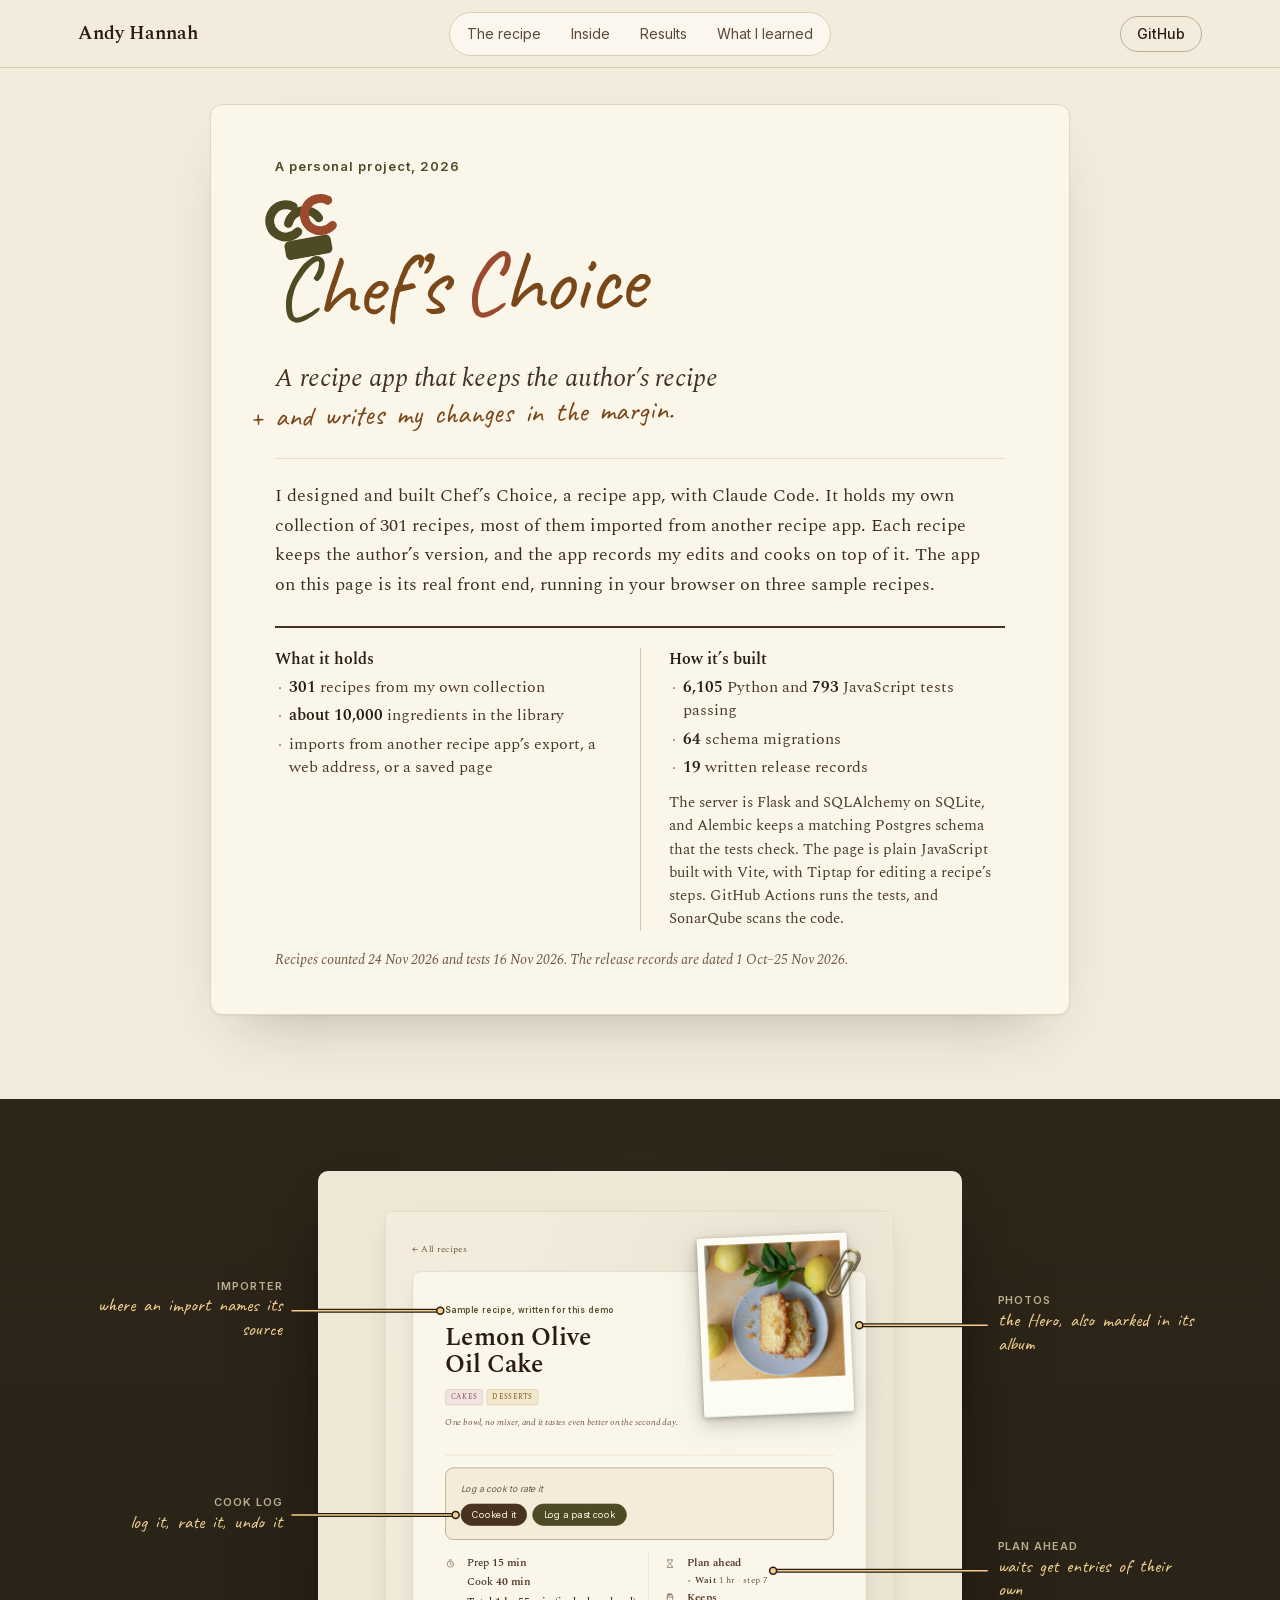
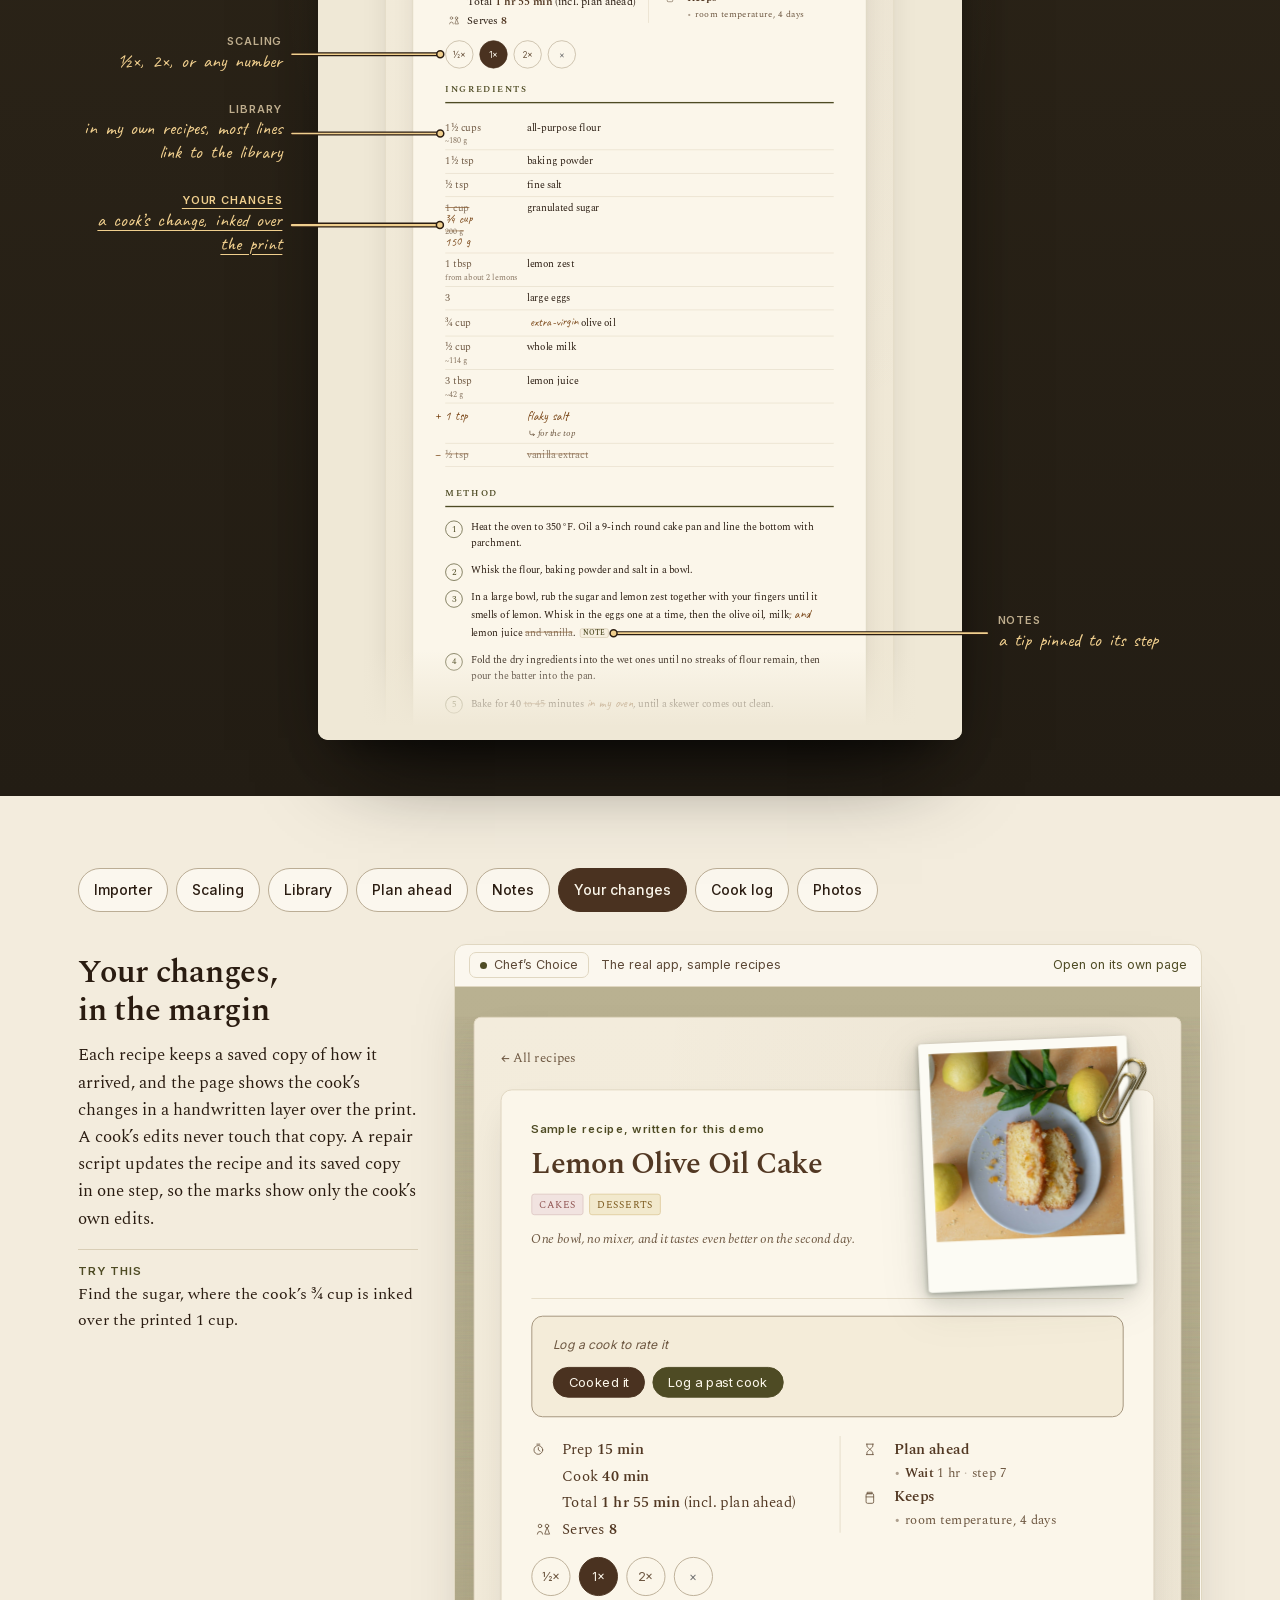
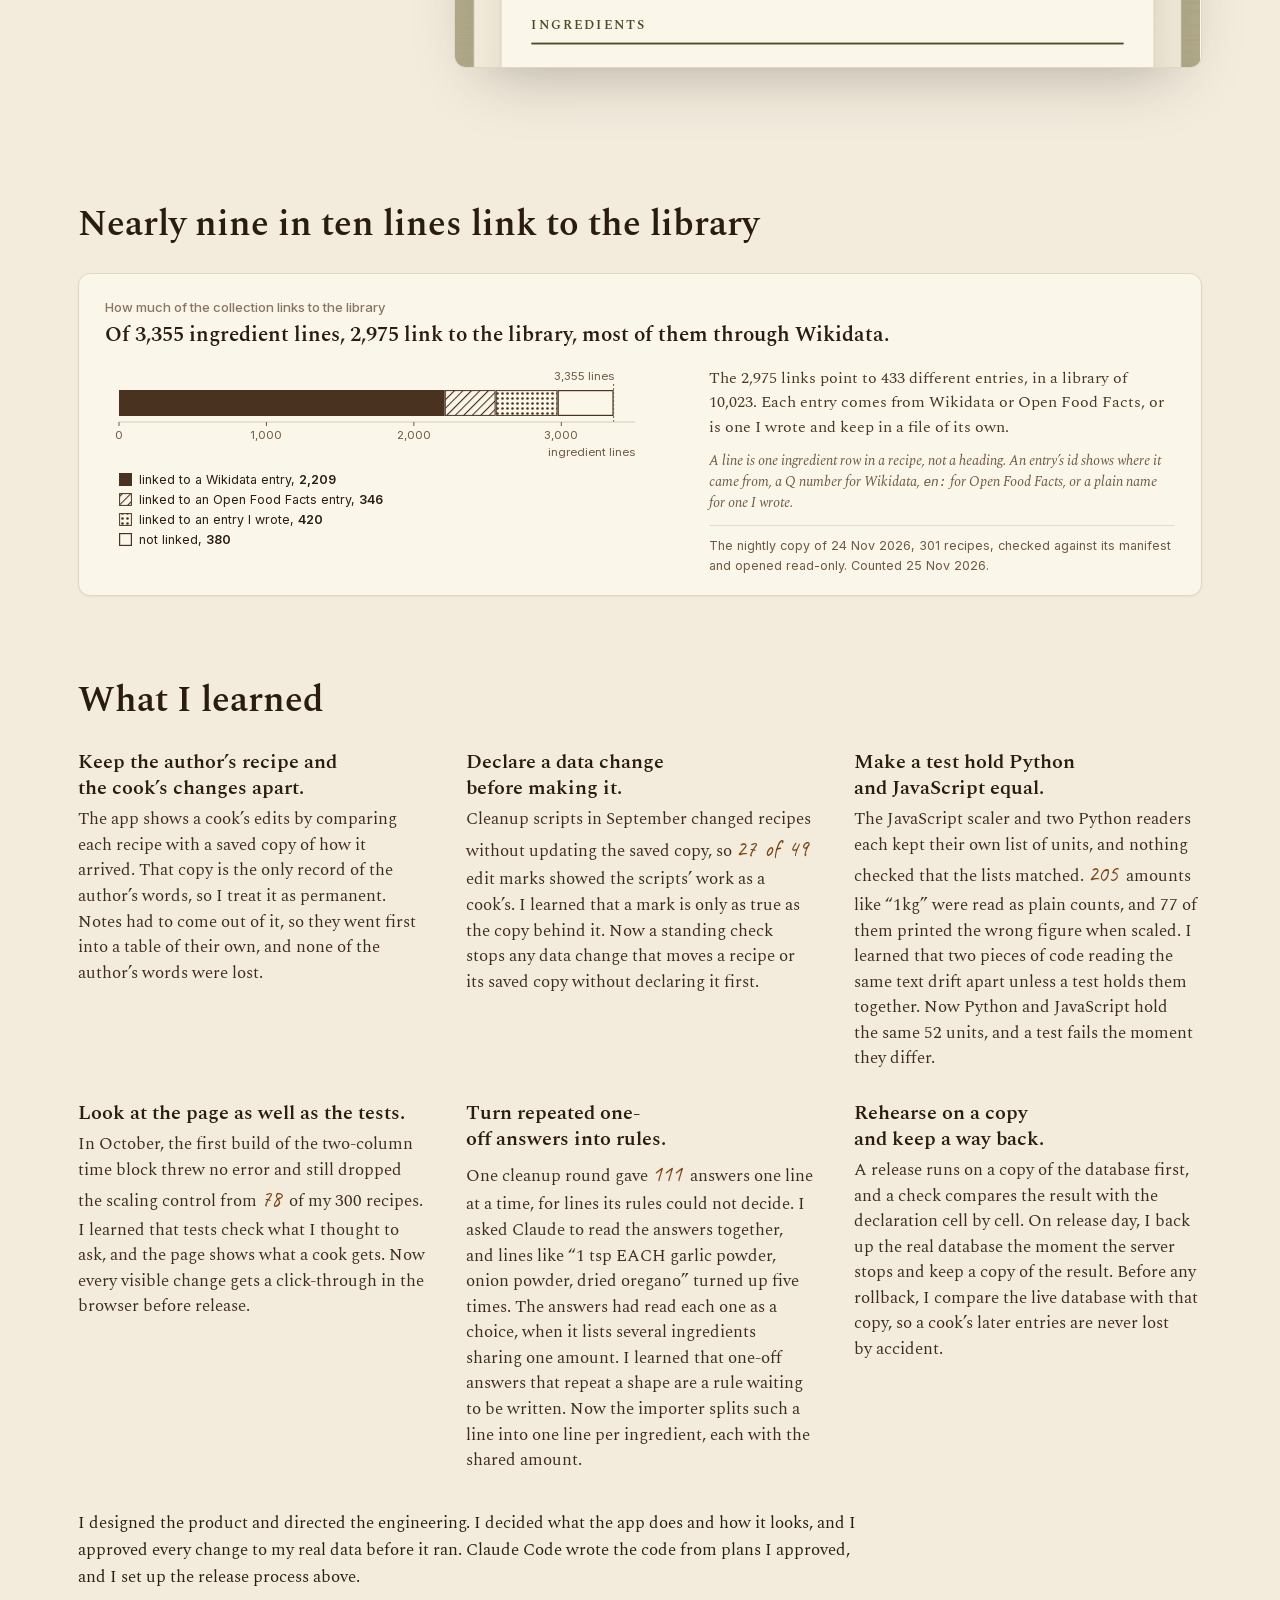
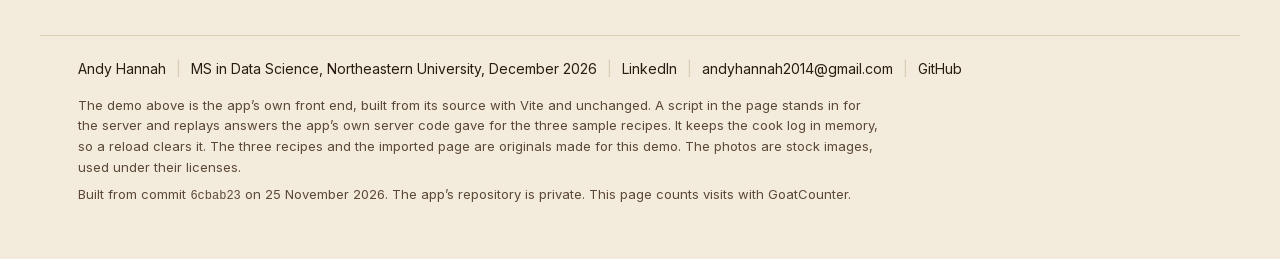
<file: index.html>
<!DOCTYPE html>
<html lang="en">
<head>
<meta charset="UTF-8">
<meta name="viewport" content="width=device-width, initial-scale=1.0">
<title>Chef's Choice</title>
<meta name="description" content="Chef's Choice, a recipe app by Andy Hannah, running on three sample recipes, and what building it taught me.">
<!-- The link preview, which sites that show one read. The image is preview.png at the site's
     root, 1200 x 627. -->
<meta property="og:title" content="Chef's Choice | Live demo">
<meta property="og:description" content="I designed and built this recipe app with Claude Code. It keeps the author's recipe and writes my changes in the margin. Try the live demo.">
<meta property="og:image" content="https://abh5227.github.io/chefs-choice/preview.png">
<meta property="og:image:width" content="1200">
<meta property="og:image:height" content="627">
<meta property="og:image:alt" content="The Chef's Choice logo">
<meta property="og:url" content="https://abh5227.github.io/chefs-choice/">
<meta property="og:type" content="website">
<meta name="twitter:card" content="summary_large_image">
<meta name="twitter:title" content="Chef's Choice | Live demo">
<meta name="twitter:description" content="I designed and built this recipe app with Claude Code. It keeps the author's recipe and writes my changes in the margin. Try the live demo.">
<meta name="twitter:image" content="https://abh5227.github.io/chefs-choice/preview.png">
<meta name="twitter:image:alt" content="The Chef's Choice logo">
<link rel="stylesheet" href="demo/assets/index-CjjXLewe.css">
<link rel="stylesheet" href="demo/fences.css">
<link rel="stylesheet" href="case-study.css">
<link rel="canonical" href="https://abh5227.github.io/chefs-choice/">
<!-- Visit counts, by GoatCounter. The canonical link makes every visit one page, whatever its
     query says. The referrer is the ?ref= value when the address carries one, and the page the
     visitor came from otherwise. GoatCounter skips local addresses and frames, so neither a
     preview nor the demo's frame is counted. -->
<script>
window.goatcounter = {
  referrer: function () {
    try {
      var ref = new URL(location.href).searchParams.get("ref");
      if (ref) return ref;
    } catch (e) { /* no URL here */ }
    return document.referrer;
  }
};
</script>
<script data-goatcounter="https://datum-evidence.goatcounter.com/count" async src="https://gc.zgo.at/count.js"></script>
</head>
<!-- Every class this page adds starts with cs-. The app's stylesheet is loaded too, for the logo,
     the drawing and the fonts, and a class the page shares with it takes the app's rules as well:
     .panel made the Importer view position:fixed, and .tag turned captions into tag pills.
     tests/dom/portfolio.test.js fails on any class here that the app's stylesheet also styles,
     outside the subtrees marked data-cs-app, which are the app's own markup. -->
<body class="cs-page" id="top">
<a class="cs-skip" href="#inside">Skip to the features</a>
<div class="cs-wrap">
  <header class="cs-top">
    <a class="cs-name" href="#top">Andy Hannah</a>
    <nav class="cs-links" aria-label="Sections">
      <a href="#recipe">The recipe</a>
      <a href="#inside">Inside</a>
      <a href="#results">Results</a>
      <a href="#learned">What I learned</a>
    </nav>
    <a class="cs-gh" href="https://github.com/abh5227" data-goatcounter-click="link-github" data-goatcounter-title="GitHub, header">GitHub</a>
  </header>

  <main>
  <section class="cs-hero">
    <article class="cs-hx-sheet">
      <p class="cs-hx-src">A personal project, 2026</p>
      <h1 class="cs-hx-title"><span class="cs-vh">Chef&rsquo;s Choice</span><span data-cs-app aria-hidden="true"><span class="wm" style="color:#7a4718"><span class="ch"><span class="wm-cap" style="color:#4E4B24">C</span><span class="mk" style="bottom:calc(0.952em + -0.046em);left:calc(50% + 0.176em);width:0.917em;transform:translateX(-50%) rotate(-9deg)"><svg viewBox="4 12 56 43" style="width:100%;height:auto;display:block" aria-hidden="true"><path d="M 26.8 19.3 A 11 11 0 1 0 26.8 36.7" fill="none" stroke="#4E4B24" stroke-width="6" stroke-linecap="round"/><path d="M 21.5 30 A 11.5 11.5 0 0 1 42.5 30" fill="none" stroke="#4E4B24" stroke-width="6" stroke-linecap="round"/><path d="M 50.8 19.3 A 11 11 0 1 0 50.8 36.7" fill="none" stroke="#9C4A2E" stroke-width="6" stroke-linecap="round"/><rect x="16" y="42" width="32" height="13" rx="3.5" fill="#4E4B24"/></svg></span></span>hef&rsquo;s <span class="wm-cap" style="color:#9C4A2E">C</span>hoice</span></span></h1>
      <p class="cs-hx-note"><span class="cs-hx-print">A recipe app that keeps the author&rsquo;s recipe</span>
        <span class="cs-hx-ink"><span class="cs-hx-plus" aria-hidden="true">+ </span>and writes my changes in the margin.</span></p>
      <p class="cs-hx-lede">I designed and built Chef&rsquo;s Choice, a recipe app, with Claude Code. It holds my own collection of 301 recipes, most of them imported from another recipe app. Each recipe keeps the author&rsquo;s version, and the app records my edits and cooks on top of it. The app on this page is its real front end, running in your browser on three sample recipes.</p>
      <div class="cs-hx-tb">
        <div class="cs-hx-tb-col">
          <p class="cs-hx-tb-lead">What it holds</p>
          <ul>
            <li><b>301</b> recipes from my own collection</li>
            <li><b>about 10,000</b> ingredients in the library</li>
            <li>imports from another recipe app&rsquo;s export, a web address, or a saved page</li>
          </ul>
        </div>
        <div class="cs-hx-tb-col">
          <p class="cs-hx-tb-lead">How it&rsquo;s built</p>
          <ul>
            <li><b>6,105</b> Python and <b>793</b> JavaScript tests passing</li>
            <li><b>64</b> schema migrations</li>
            <li><b>19</b> written release records</li>
          </ul>
          <p class="cs-hx-tb-stack">The server is Flask and SQLAlchemy on SQLite, and Alembic keeps a matching Postgres schema that the tests check. The page is plain JavaScript built with Vite, with Tiptap for editing a recipe&rsquo;s steps. GitHub Actions runs the tests, and SonarQube scans the code.</p>
        </div>
        <p class="cs-hx-tb-foot">Recipes counted 24 Nov 2026 and tests 16 Nov 2026. The release records are dated 1 Oct–25 Nov 2026.</p>
      </div>
    </article>
  </section>

  <section class="cs-drawing" id="recipe" aria-labelledby="recipe-h">
    <h2 class="cs-vh" id="recipe-h">The recipe</h2>
    <div class="cs-dr" data-cs-drawing>
      <figure class="cs-dr-sheet" role="img" aria-label="The lemon olive oil cake&rsquo;s page in the app">
        <div class="cs-dr-art" data-cs-app inert aria-hidden="true"><div class="page recipe-view" style="--cook-count: 0;">
    <a class="back" href="#/">← All recipes</a>
    <div class="recipe-stage">
      <div class="dish-photo polaroid-hero">
    <svg class="clip-defs" width="0" height="0" aria-hidden="true"><defs>
    <linearGradient id="cs-brassA" x1="0.08" y1="0" x2="0.92" y2="0.15">
      <stop offset="0" stop-color="#4a3708"></stop><stop offset=".18" stop-color="#8f6f1e"></stop>
      <stop offset=".40" stop-color="#f6ebc0"></stop><stop offset=".50" stop-color="#e6cd7d"></stop>
      <stop offset=".62" stop-color="#b8902f"></stop><stop offset=".82" stop-color="#6f5314"></stop>
      <stop offset="1" stop-color="#3d2e07"></stop></linearGradient></defs></svg>
    <svg class="clip back" viewBox="0 0 34 86" aria-hidden="true"><g transform="translate(0.5,0.8)" opacity="0.45"><rect x="6" y="5" width="22" height="76" rx="11" fill="none" stroke="#2e2206" stroke-width="2.6" stroke-linejoin="round"></rect><rect x="11" y="22" width="12" height="53" rx="6" fill="none" stroke="#2e2206" stroke-width="2.6" stroke-linejoin="round"></rect></g><g><rect x="6" y="5" width="22" height="76" rx="11" fill="none" stroke="url(#cs-brassA)" stroke-width="2.4" stroke-linejoin="round"></rect><rect x="11" y="22" width="12" height="53" rx="6" fill="none" stroke="url(#cs-brassA)" stroke-width="2.4" stroke-linejoin="round"></rect></g><g transform="translate(-0.5,-0.8)" opacity="0.92"><rect x="6" y="5" width="22" height="76" rx="11" fill="none" stroke="#fffdf2" stroke-width="0.85" stroke-linejoin="round"></rect><rect x="11" y="22" width="12" height="53" rx="6" fill="none" stroke="#fffdf2" stroke-width="0.85" stroke-linejoin="round"></rect></g></svg>
    <div class="edge-contact"></div>
    <figure class="polaroid-wrap"><span class="polaroid">
      <img class="photo" src="demo/images/cooks/f25bba8451bc4917abc454a8df3acc66.jpg" alt="Lemon Olive Oil Cake" loading="lazy" data-album-open="" role="button" tabindex="0" onerror="this.closest('.recipe-stage').classList.add('no-photo'); this.closest('.dish-photo').remove();">
      
      <span class="strip"></span>
    </span></figure>
    <svg class="clip front" viewBox="0 0 34 86" aria-hidden="true"><g transform="translate(0.5,0.8)" opacity="0.45"><rect x="6" y="5" width="22" height="76" rx="11" fill="none" stroke="#2e2206" stroke-width="2.6" stroke-linejoin="round"></rect><rect x="11" y="22" width="12" height="53" rx="6" fill="none" stroke="#2e2206" stroke-width="2.6" stroke-linejoin="round"></rect></g><g><rect x="6" y="5" width="22" height="76" rx="11" fill="none" stroke="url(#cs-brassA)" stroke-width="2.4" stroke-linejoin="round"></rect><rect x="11" y="22" width="12" height="53" rx="6" fill="none" stroke="url(#cs-brassA)" stroke-width="2.4" stroke-linejoin="round"></rect></g><g transform="translate(-0.5,-0.8)" opacity="0.92"><rect x="6" y="5" width="22" height="76" rx="11" fill="none" stroke="#fffdf2" stroke-width="0.85" stroke-linejoin="round"></rect><rect x="11" y="22" width="12" height="53" rx="6" fill="none" stroke="#fffdf2" stroke-width="0.85" stroke-linejoin="round"></rect></g></svg>
    
  </div>
      <div class="detail-card">
        <header class="masthead">
          <div class="masthead-text"><div class="photo-reserve" aria-hidden="true"></div>
        <p class="byline">Sample recipe, written for this demo</p>
        <h1 class="recipe-title">Lemon Olive Oil Cake</h1>
        <p class="cat-tags"><span class="cat-tag cat-dessert">Cakes</span><span class="cat-tag cat-course">Desserts</span></p>
        <div class="headnote"><p class="dek">One bowl, no mixer, and it tastes even better on the second day.</p><button class="dek-more" data-dek-toggle="" hidden="">more</button></div></div>
        </header>
        
        <div class="vitals"><div class="stats cook-block" data-rid="lemon-olive-oil-cake">
    
    <span class="rate-hint">Log a cook to rate it</span>
    <span class="cook-actions">
      <button class="btn" data-cook="">Cooked it</button>
      <button class="btn alt" data-backdate-open="" title="Log a cook on a past date">Log a past cook</button>
      
    </span></div>
        <div class="owner-actions">
          <button class="btn ghost sm" data-copy="">Copy</button>
          <button class="btn ghost sm copy-test" data-copy-test="">Copy as test</button>
          </div></div>
        <div class="recipe-cols">
          <section>
            <div class="above-ing"><div class="time-block two-col"><div class="meta-stack tb-col"><span class="meta-item"><svg class="meta-ico clk" viewBox="0 0 24 24" aria-hidden="true"><circle cx="12" cy="13" r="7.5"></circle><path d="M12 9 V13 L15 15"></path><path d="M9.5 3 H14.5"></path></svg><span>Prep&nbsp;<span class="meta-val">15&nbsp;min</span></span></span><span class="meta-item"><span aria-hidden="true"></span><span>Cook&nbsp;<span class="meta-val">40&nbsp;min</span></span></span><span class="meta-item"><span aria-hidden="true"></span><span>Total&nbsp;<span class="meta-val">1&nbsp;hr 55&nbsp;min</span><span class="meta-note"> (incl. plan ahead)</span></span></span><span class="meta-item"><svg class="meta-ico fig" viewBox="0 0 30 24" aria-hidden="true"><circle cx="9" cy="6" r="3"></circle><path d="M4.5 20 a4.5 4.5 0 0 1 9 0"></path><circle cx="21" cy="6" r="3"></circle><path d="M21 9 L17.2 20 H24.8 Z"></path></svg><span>Serves <span class="serves-count meta-val">8</span></span></span></div><div class="meta-stack tb-col tb-right"><span class="meta-item wait"><svg class="meta-ico hg" viewBox="0 0 24 24" aria-hidden="true"><path d="M6 3 H18"></path><path d="M6 21 H18"></path><path d="M7 3 V6.5 C7 9 12 11 12 12 C12 11 17 9 17 6.5 V3"></path><path d="M7 21 V17.5 C7 15 12 13 12 12 C12 13 17 15 17 17.5 V21"></path></svg><span><span class="meta-lead">Plan&nbsp;ahead</span><ul class="meta-break"><li class="meta-bullet"><span class="meta-do">Wait</span>&nbsp;1&nbsp;hr<span class="meta-sep"> · </span><a class="meta-step" href="#" data-wait-step="7">step 7</a></li></ul></span></span><span class="meta-item wait"><svg class="meta-ico jar" viewBox="0 0 24 24" aria-hidden="true"><path d="M8 2.5 H16 V5 H8 Z"></path><path d="M7.5 5 H16.5 A2 2 0 0 1 18.5 7 V19 A2.5 2.5 0 0 1 16 21.5 H8 A2.5 2.5 0 0 1 5.5 19 V7 A2 2 0 0 1 7.5 5 Z"></path><path d="M5.5 10.5 H18.5"></path></svg><span><span class="meta-lead">Keeps</span><ul class="meta-break"><li class="meta-bullet">room temperature, 4&nbsp;days</li></ul></span></span></div></div><div class="scaler-col"><div class="scale-control" role="group" aria-label="Scale quantities"><button data-scale="0.5" class="">½×</button><button data-scale="1" class="on">1×</button><button data-scale="2" class="">2×</button><input class="scale-custom" type="text" inputmode="decimal" placeholder="×" aria-label="Custom multiplier" value=""></div></div></div>
            <div>
    <div class="col-head"><h2 class="col-title">Ingredients</h2></div>
    <ul class="ingredient-list"><li><span class="amount-cell"><span class="qty">1½ cups</span><span class="weight approx">~180 g</span></span><span class="iname">all-purpose flour</span></li><li><span class="amount-cell"><span class="qty">1½ tsp</span></span><span class="iname">baking powder</span></li><li><span class="amount-cell"><span class="qty">½ tsp</span></span><span class="iname">fine salt</span></li><li class="edited"><span class="amount-cell"><span class="qty"><span class="was">1 cup</span><span class="fix">¾ cup</span></span><span class="qty2 was">200 g</span><span class="fix">150 g</span></span><span class="iname">granulated sugar</span></li><li><span class="amount-cell"><span class="qty">1 tbsp</span><span class="qty2">from about 2 lemons</span></span><span class="iname">lemon zest</span></li><li><span class="amount-cell"><span class="qty">3</span></span><span class="iname">large eggs</span></li><li><span class="amount-cell"><span class="qty">¾ cup</span></span><span class="iname"><span class="fix">extra-virgin</span> olive oil</span></li><li><span class="amount-cell"><span class="qty">½ cup</span><span class="weight approx">~114 g</span></span><span class="iname">whole milk</span></li><li><span class="amount-cell"><span class="qty">3 tbsp</span><span class="weight approx">~42 g</span></span><span class="iname">lemon juice</span></li><li class="added"><span class="amount-cell"><span class="qty">1 tsp</span></span><span class="iname">flaky salt<span class="inote">for the top</span></span></li><li class="removed"><span class="amount-cell"><span class="qty"><span class="was">½ tsp</span></span></span><span class="iname"><span class="was">vanilla extract</span></span></li></ul></div>
          </section>
          <section>
            <h2 class="col-title">Method</h2>
            <ol class="steps"><li class="step"><div class="step-body">Heat the oven to 350°F. Oil a 9-inch round cake pan and line the bottom with parchment.</div></li><li class="step"><div class="step-body">Whisk the flour, baking powder and salt in a bowl.</div></li><li class="step"><div class="step-body">In a large bowl, rub the sugar and lemon zest together with your fingers until it smells of lemon. Whisk in the eggs one at a time, then the olive oil, milk<span class="was">,</span> <span class="fix">and</span> lemon juice <span class="was">and vanilla</span>. <button type="button" class="step-note-marker" aria-expanded="false" aria-controls="cs-note-pop-11" aria-label="a note on this step" data-step-note="11">note</button><span class="step-note-pop" id="cs-note-pop-11" role="dialog" aria-label="a note on this step" hidden=""><span class="step-note-line" data-note="5" data-note-place="pop:11"><span class="note-type">Tip</span><span class="note-words">Rubbing the zest into the sugar releases its oil, and that is where most of the lemon flavor comes from.</span></span></span></div></li><li class="step"><div class="step-body">Fold the dry ingredients into the wet ones until no streaks of flour remain, then pour the batter into the pan.</div></li><li class="step"><div class="step-body">Bake for 40 <span class="was">to 45</span> minutes <span class="fix">in my oven</span>, until a skewer comes out clean.</div></li><li class="step"><div class="step-body"><span class="step-add">Scatter the flaky salt over the top while the cake is still warm.</span></div></li><li class="step"><div class="step-body">Cool in the pan for 15 minutes, then turn it out onto a rack and let it cool completely, about 1 hour.</div></li></ol>
            
            <div class="notes"><h3 class="notes-kind">Step notes</h3><div class="notes-group"><p class="notes-para" data-note="5" data-note-place="section"><span class="note-lead"><a class="meta-step note-lead-step" href="#" data-note-step="3">Step 3</a> · Tip: </span><span class="note-words">Rubbing the zest into the sugar releases its oil, and that is where most of the lemon flavor comes from.</span></p></div><h3 class="notes-kind">Storage</h3><div class="notes-group"><p class="notes-para" data-note="6" data-note-place="section"><span class="note-words">Wrapped well, the cake keeps at room temperature for 4 days.</span></p></div><h3 class="notes-kind">Serving</h3><div class="notes-group"><p class="notes-para" data-note="7" data-note-place="section"><span class="note-words">Serve it plain, or with yogurt and a few berries.</span></p></div></div>
          </section>
        </div>
        <section class="album-section">
    <div class="col-head"><h2 class="col-title">Album</h2></div>
    <div class="album-grid masonry"><div class="album-col"><figure class="album-photo is-hero" data-photo-id="3"><span class="hero-badge">★ Hero</span>
    
    <figcaption class="strip"></figcaption></figure><figure class="album-photo" data-photo-id="7">
    
    <figcaption class="strip"></figcaption></figure></div><div class="album-col"><figure class="album-photo" data-photo-id="4">
    
    <figcaption class="strip"></figcaption></figure></div><div class="album-col"><figure class="album-photo" data-photo-id="5">
    
    <figcaption class="strip"></figcaption></figure></div><div class="album-col"><figure class="album-photo" data-photo-id="6">
    
    <figcaption class="strip"></figcaption></figure></div></div>
    </section>
      </div>
    </div>
    </div></div>
        <div class="cs-dr-fade" aria-hidden="true"></div>
      </figure>
      <svg class="cs-dr-lines" aria-hidden="true"></svg>
      <button type="button" class="cs-callout" tabindex="-1" aria-hidden="true" data-go="importer" data-target=".byline" aria-pressed="false" aria-controls="inside"><span class="cs-callout-k">Importer</span>where an import names its source</button>
      <button type="button" class="cs-callout" tabindex="-1" aria-hidden="true" data-go="scaling" data-target=".scale-control" aria-pressed="false" aria-controls="inside"><span class="cs-callout-k">Scaling</span>&frac12;&times;, 2&times;, or any number</button>
      <button type="button" class="cs-callout" tabindex="-1" aria-hidden="true" data-go="library" data-target=".ingredient-list > li:not(.edited):not(.added):not(.removed)" aria-pressed="false" aria-controls="inside"><span class="cs-callout-k">Library</span>in my own recipes, most lines link to the library</button>
      <button type="button" class="cs-callout" tabindex="-1" aria-hidden="true" data-go="waits" data-target=".meta-item.wait" aria-pressed="false" aria-controls="inside"><span class="cs-callout-k">Plan ahead</span>waits get entries of their own</button>
      <button type="button" class="cs-callout" tabindex="-1" aria-hidden="true" data-go="notes" data-target=".step-note-marker" aria-pressed="false" aria-controls="inside"><span class="cs-callout-k">Notes</span>a tip pinned to its step</button>
      <button type="button" class="cs-callout" tabindex="-1" aria-hidden="true" data-go="edits" data-target=".ingredient-list > li.edited" aria-pressed="false" aria-controls="inside"><span class="cs-callout-k">Your changes</span>a cook&rsquo;s change, inked over the print</button>
      <button type="button" class="cs-callout" tabindex="-1" aria-hidden="true" data-go="cooklog" data-target=".cook-actions" aria-pressed="false" aria-controls="inside"><span class="cs-callout-k">Cook log</span>log it, rate it, undo it</button>
      <button type="button" class="cs-callout" tabindex="-1" aria-hidden="true" data-go="photos" data-target=".polaroid-hero .polaroid" aria-pressed="false" aria-controls="inside"><span class="cs-callout-k">Photos</span>the Hero, also marked in its album</button>
    </div>
  </section>

  <section class="cs-inside" id="inside" tabindex="-1" aria-labelledby="inside-h">
    <h2 class="cs-vh" id="inside-h">Inside the app</h2>
    <div class="cs-chips" role="group" aria-label="Features">
      <button type="button" class="cs-chip" data-go="importer" aria-pressed="false" data-goatcounter-click="feature-importer" data-goatcounter-title="Importer tab">Importer</button>
      <button type="button" class="cs-chip" data-go="scaling" aria-pressed="false" data-goatcounter-click="feature-scaling" data-goatcounter-title="Scaling tab">Scaling</button>
      <button type="button" class="cs-chip" data-go="library" aria-pressed="false" data-goatcounter-click="feature-library" data-goatcounter-title="Library tab">Library</button>
      <button type="button" class="cs-chip" data-go="waits" aria-pressed="false" data-goatcounter-click="feature-waits" data-goatcounter-title="Plan ahead tab">Plan ahead</button>
      <button type="button" class="cs-chip" data-go="notes" aria-pressed="false" data-goatcounter-click="feature-notes" data-goatcounter-title="Notes tab">Notes</button>
      <button type="button" class="cs-chip" data-go="edits" aria-pressed="false" data-goatcounter-click="feature-edits" data-goatcounter-title="Your changes tab">Your changes</button>
      <button type="button" class="cs-chip" data-go="cooklog" aria-pressed="false" data-goatcounter-click="feature-cooklog" data-goatcounter-title="Cook log tab">Cook log</button>
      <button type="button" class="cs-chip" data-go="photos" aria-pressed="false" data-goatcounter-click="feature-photos" data-goatcounter-title="Photos tab">Photos</button>
    </div>
    <div class="cs-inside-grid">
      <div class="cs-cap">
        <div class="cs-sc" data-show="importer" hidden>
          <h3 tabindex="-1">An importer that fixes by rule</h3>
          <p>Recipes come in from another recipe app&rsquo;s export, a web address, or a page saved from a site that blocks importers. Each cleanup is a rule in code, so the same fix reaches every recipe I already have and every one I import next. The app flags any line no rule can decide, so a person checks it and the importer never guesses.</p>
          <p class="cs-try"><span class="cs-try-k">Try this</span> Pick a line with a bar down its left edge, and find its reason in the list under the table.</p>
        </div>
        <div class="cs-sc" data-show="scaling" data-sample="1" data-sel=".scale-control" hidden>
          <h3 tabindex="-1">Scaling that reads like a cook</h3>
          <p>Halve the cake and &frac34; cup of oil becomes 6 tbsp, while 1 tbsp of zest becomes 1&frac12; tsp. Eggs, bay leaves, and chicken thighs stay whole. The same rules run in Python on the server and in JavaScript on the page. A test checks that both sides use the same numbers and unit names, so the two never print different amounts.</p>
          <p class="cs-try"><span class="cs-try-k">Try this</span> Press &frac12;&times; and watch &frac34; cup of oil become 6 tbsp.</p>
        </div>
        <div class="cs-sc" data-show="library" hidden>
          <h3 tabindex="-1">An ingredient library that knows what cooks call things</h3>
          <p>The app matches recipe lines to a library of about 10,000 ingredients, drawn mostly from Wikidata and Open Food Facts. Nearly 6,000 of them link to a Wikidata entry. The library also knows other names cooks use, so &ldquo;green onion&rdquo; finds scallion, &ldquo;confectioners&rsquo; sugar&rdquo; finds powdered sugar, and &ldquo;gochugaru&rdquo; finds Korean red pepper flakes.</p>
        </div>
        <div class="cs-sc" data-show="waits" data-sample="2" data-sel=".time-block" hidden>
          <h3 tabindex="-1">Waits shown before the first step</h3>
          <p>The app stores marinating, chilling, rising, and soaking as entries of their own, and each one can link to the step it belongs to. The Total counts the waits that always apply. An optional wait, like the beans&rsquo; overnight soak, gets a second total of its own, so a cook can see what that path costs.</p>
          <p class="cs-try"><span class="cs-try-k">Try this</span> Compare the Total, 1 hr 40 min, with the line under it, which adds the overnight soak.</p>
        </div>
        <div class="cs-sc" data-show="notes" data-sample="0" data-sel=".step-note-marker" hidden>
          <h3 tabindex="-1">Notes that belong to steps</h3>
          <p>A note has a type and can belong to a step. It shows as a tag on that step and again under Step notes. A note that mentions &ldquo;step 2&rdquo; links to that step, and the link follows it when a cook reorders the steps.</p>
          <p class="cs-try"><span class="cs-try-k">Try this</span> Press the NOTE tag on step 5 to open the tip about chicken breasts.</p>
        </div>
        <div class="cs-sc" data-show="edits" data-sample="1" data-sel=".ingredient-list li.edited, .ingredient-list li.added, .ingredient-list li.removed" data-all hidden>
          <h3 tabindex="-1">Your changes, in the margin</h3>
          <p>Each recipe keeps a saved copy of how it arrived, and the page shows the cook&rsquo;s changes in a handwritten layer over the print. A cook&rsquo;s edits never touch that copy. A repair script updates the recipe and its saved copy in one step, so the marks show only the cook&rsquo;s own edits.</p>
          <p class="cs-try"><span class="cs-try-k">Try this</span> Find the sugar, where the cook&rsquo;s &frac34; cup is inked over the printed 1 cup.</p>
        </div>
        <div class="cs-sc" data-show="cooklog" data-sample="0" data-sel=".cook-block" hidden>
          <h3 tabindex="-1">A rating belongs to a cook</h3>
          <p>Cooked it logs today&rsquo;s cook in one tap. Log a past cook takes a date from a calendar and a rating in half stars. The recipe shows the average of the rated cooks, and a cook left unrated does not pull the average down. Undo takes the last cook back off.</p>
          <p class="cs-try"><span class="cs-try-k">Try this</span> Press Cooked it, rate the cook, then press Undo to take it back off.</p>
        </div>
        <div class="cs-sc" data-show="photos" data-sample="1" data-sel=".album-section" hidden>
          <h3 tabindex="-1">An album for every dish</h3>
          <p>Every photo of a dish goes in its album, at the foot of the recipe. The album is a mosaic that keeps each photo whole, at its own shape, in the order the cook set. One photo is the Hero, the recipe&rsquo;s cover, which sits at the top as a Polaroid and carries a &#9733; Hero mark in the album.</p>
          <p class="cs-try"><span class="cs-try-k">Try this</span> Find the &#9733; Hero mark in the album, then click that photo to see it large.</p>
        </div>
      </div>
      <div class="cs-view">
        <div class="cs-sc cs-aw" data-show="app" hidden>
          <div class="cs-aw-bar"><span class="cs-aw-chip"><i></i>Chef&rsquo;s Choice</span><span class="cs-aw-note">The real app, sample recipes</span><a class="cs-aw-open" href="demo/index.html" data-open="frame" data-goatcounter-click="open-demo" data-goatcounter-title="Demo on its own page">Open on its own page</a></div>
          <div class="cs-aw-fit" data-cs-app><iframe class="cs-aw-frame" title="Chef's Choice, running on three sample recipes"></iframe></div>
        </div>
        <p class="cs-sc cs-aw-phone" data-show="app" hidden><a href="demo/index.html" data-open="phone">Open the app at this feature</a></p>
        <div class="cs-sc cs-panel" data-show="importer" hidden>
          <p>This page was written for this demo and run through the app&rsquo;s saved-page importer, the same code a cook&rsquo;s upload runs. On the left are its ingredient lines as published. On the right is what the app stored.</p>
          <div class="cs-imp-scroll">
          <table class="cs-imp">
      <thead><tr><th scope="col">On the page</th><th scope="col">Stored by the app</th></tr></thead>
      <tbody>
        <tr><td class="cs-imp-in">2 Tbsp. olive oil</td><td class="cs-imp-out"><span class="cs-imp-amt">2 Tbsp</span> olive oil</td></tr>
        <tr class="cs-imp-flagged"><td class="cs-imp-in">1 large onion , diced</td><td class="cs-imp-out"><span class="cs-imp-amt">1 large</span> onion, <span class="cs-imp-note">diced</span></td></tr>
        <tr><td class="cs-imp-in">3 cloves garlic, minced</td><td class="cs-imp-out"><span class="cs-imp-amt">3 cloves</span> garlic, <span class="cs-imp-note">minced</span></td></tr>
        <tr class="cs-imp-flagged"><td class="cs-imp-in">1 tsp Smoked Sweet Paprika</td><td class="cs-imp-out"><span class="cs-imp-amt">1 tsp</span> Smoked Sweet Paprika</td></tr>
        <tr><td class="cs-imp-in">½ tsp. ground cumin</td><td class="cs-imp-out"><span class="cs-imp-amt">½ tsp</span> ground cumin</td></tr>
        <tr><td class="cs-imp-in">2 (15 oz.) cans chickpeas, drained and rinsed</td><td class="cs-imp-out"><span class="cs-imp-amt">2 cans</span> chickpeas <span class="cs-imp-second">(stored weight: 425 g each)</span>, <span class="cs-imp-note">drained and rinsed</span></td></tr>
        <tr><td class="cs-imp-in">1 can (14 oz) crushed tomatoes</td><td class="cs-imp-out"><span class="cs-imp-amt">1 can</span> crushed tomatoes <span class="cs-imp-second">(14 oz)</span> <span class="cs-imp-second">(stored weight: 397 g)</span></td></tr>
        <tr><td class="cs-imp-in">2 cups vegetable broth (or water (plus more as needed))</td><td class="cs-imp-out"><span class="cs-imp-amt">2 cups</span> vegetable broth, <span class="cs-imp-note">or water, plus more as needed</span></td></tr>
        <tr><td class="cs-imp-in">5 oz baby spinach</td><td class="cs-imp-out"><span class="cs-imp-amt">5 oz</span> baby spinach</td></tr>
        <tr class="cs-imp-heading"><td class="cs-imp-in"></td><td class="cs-imp-out">OPTIONAL</td></tr>
        <tr class="cs-imp-flagged"><td class="cs-imp-in">Optional: 1/2 lemon, juiced</td><td class="cs-imp-out">1/2 lemon, <span class="cs-imp-note">juiced</span></td></tr>
        <tr class="cs-imp-flagged"><td class="cs-imp-in">salt and black pepper , to taste</td><td class="cs-imp-out">salt and black pepper, <span class="cs-imp-note">to taste</span></td></tr>
      </tbody>
    </table>
    <table class="cs-imp">
      <thead><tr><th scope="col">Method on the page</th><th scope="col">Stored by the app</th></tr></thead>
      <tbody>
        <tr><td class="cs-imp-in">Step 1: Heat the oil in a wide pot over medium heat. Add the onion and cook for 6 to 8 minutes, until soft.</td><td class="cs-imp-out">Heat the oil in a wide pot over medium heat. Add the onion and cook for 6 to 8 minutes, until soft.</td></tr>
        <tr><td class="cs-imp-in">Step 2: Stir in the garlic, paprika and cumin and cook for 1 minute.</td><td class="cs-imp-out">Stir in the garlic, paprika and cumin and cook for 1 minute.</td></tr>
        <tr><td class="cs-imp-in">Step 3: Add the chickpeas, tomatoes and broth. Simmer for 10 minutes, mashing a few chickpeas against the side of the pot to thicken it.</td><td class="cs-imp-out">Add the chickpeas, tomatoes and broth. Simmer for 10 minutes, mashing a few chickpeas against the side of the pot to thicken it.</td></tr>
        <tr><td class="cs-imp-in">Step 4: Stir in the spinach a handful at a time until it wilts. Season with salt, pepper and lemon.</td><td class="cs-imp-out">Stir in the spinach a handful at a time until it wilts. Season with salt, pepper and lemon.</td></tr>
      </tbody>
    </table>
    <p>The import left these flags in the review list, each with the reason the app gives, in its own words. A flagged line has a thin bar down the left edge of its stored text.</p>
    <ul class="cs-imp-flags">
      <li><strong>onion</strong> <code>cleaned_space_before_comma</code><br><q>removed a space before a comma — publisher artifact</q></li>
      <li><strong>1/2 lemon</strong> <code>ambiguous_section</code><br><q>no amount and not clearly a section — suggest ingredient</q></li>
      <li><strong>salt and black pepper</strong> <code>cleaned_space_before_comma</code><br><q>removed a space before a comma — publisher artifact</q></li>
      <li><strong>salt and black pepper</strong> <code>ambiguous_section</code><br><q>no amount and not clearly a section — suggest ingredient</q></li>
      <li><strong>1/2 lemon</strong> <code>ingredient_optional_grouped</code><br><q>the line opened &quot;Optional:&quot;, so it was moved under an Optional ingredient heading and the prefix was removed. The word was doing a heading's job on every line instead of once above them</q></li>
      <li><strong>Smoked Sweet Paprika</strong> <code>ingredient_name_title_cased</code><br><q>the name is title-cased, so which of its later words are names is a question no rule can answer and the name was left exactly as written for a person to decide ('Smoked Sweet Paprika')</q></li>
    </ul>
          </div>
        </div>
        <div class="cs-sc cs-panel" data-show="library" hidden>
          <p>There is nothing to open here. The three sample recipes are originals made for this demo, and none of their lines link to the library.</p>
        </div>
      </div>
    </div>
  </section>

  <section class="cs-results" id="results" aria-labelledby="results-h">
    <h2 id="results-h">Nearly nine in ten lines link to the library</h2>
    <div class="cs-rs">
      <article class="cs-rc" data-card="library">
        <p class="cs-rc-k">How much of the collection links to the library</p>
        <h3>Of 3,355 ingredient lines, 2,975 link to the library, most of them through Wikidata.</h3>
        <div class="cs-rc-chart"><svg viewBox="0 0 560 182" width="560" height="182" aria-hidden="true" focusable="false"><defs><pattern id="cs-hatch" width="6" height="6" patternUnits="userSpaceOnUse" patternTransform="rotate(45)"><rect width="6" height="6" fill="#fbf6ea"/><line x1="0" y1="0" x2="0" y2="6" stroke="#4a3220" stroke-width="2.2"/></pattern><pattern id="cs-dots" width="5" height="5" patternUnits="userSpaceOnUse"><rect width="5" height="5" fill="#fbf6ea"/><circle cx="2.5" cy="2.5" r="1.3" fill="#4a3220"/></pattern></defs><rect x="14" y="24" width="325.6697142857143" height="26" fill="#4a3220"/><rect x="340.2697142857143" y="24.6" width="49.81028571428571" height="24.8" fill="url(#cs-hatch)" stroke="#4a3220" stroke-width="1"/><rect x="391.28000000000003" y="24.6" width="60.719999999999956" height="24.8" fill="url(#cs-dots)" stroke="#4a3220" stroke-width="1"/><rect x="453.2" y="24.6" width="54.82285714285716" height="24.8" fill="none" stroke="#4a3220" stroke-width="1.2"/><line x1="508.62285714285713" x2="508.62285714285713" y1="18" y2="56" stroke="#6e5842" stroke-dasharray="2 2"/><text x="508.62285714285713" y="14" text-anchor="end" font-size="11.5" font-weight="400" fill="#6e5842">3,355 lines</text><line x1="14" x2="530" y1="56" y2="56" stroke="#d5cab0"/><line x1="14" x2="14" y1="56" y2="60" stroke="#6e5842"/><text x="14" y="73" text-anchor="middle" font-size="11.5" font-weight="400" fill="#6e5842">0</text><line x1="161.42857142857142" x2="161.42857142857142" y1="56" y2="60" stroke="#6e5842"/><text x="161.42857142857142" y="73" text-anchor="middle" font-size="11.5" font-weight="400" fill="#6e5842">1,000</text><line x1="308.85714285714283" x2="308.85714285714283" y1="56" y2="60" stroke="#6e5842"/><text x="308.85714285714283" y="73" text-anchor="middle" font-size="11.5" font-weight="400" fill="#6e5842">2,000</text><line x1="456.2857142857143" x2="456.2857142857143" y1="56" y2="60" stroke="#6e5842"/><text x="456.2857142857143" y="73" text-anchor="middle" font-size="11.5" font-weight="400" fill="#6e5842">3,000</text><text x="530" y="90" text-anchor="end" font-size="11.5" font-weight="400" fill="#6e5842">ingredient lines</text><rect x="14" y="107" width="13" height="13" fill="#4a3220"/><text x="34" y="118" text-anchor="start" font-size="12.5" font-weight="400" fill="#2a1c11">linked to a Wikidata entry, <tspan font-weight="600">2,209</tspan></text><rect x="14.6" y="127.6" width="11.8" height="11.8" fill="url(#cs-hatch)" stroke="#4a3220" stroke-width="1"/><text x="34" y="138" text-anchor="start" font-size="12.5" font-weight="400" fill="#2a1c11">linked to an Open Food Facts entry, <tspan font-weight="600">346</tspan></text><rect x="14.6" y="147.6" width="11.8" height="11.8" fill="url(#cs-dots)" stroke="#4a3220" stroke-width="1"/><text x="34" y="158" text-anchor="start" font-size="12.5" font-weight="400" fill="#2a1c11">linked to an entry I wrote, <tspan font-weight="600">420</tspan></text><rect x="14.6" y="167.6" width="11.8" height="11.8" fill="none" stroke="#4a3220" stroke-width="1.2"/><text x="34" y="178" text-anchor="start" font-size="12.5" font-weight="400" fill="#2a1c11">not linked, <tspan font-weight="600">380</tspan></text></svg><p class="cs-vh">Of 3,355 ingredient lines, 2,209 link to a Wikidata entry. 346 link to an Open Food Facts entry, and 420 to an entry I wrote. 380 lines are not linked.</p></div>
        <div class="cs-rc-text">
          <p class="cs-rc-body">The 2,975 links point to 433 different entries, in a library of 10,023. Each entry comes from Wikidata or Open Food Facts, or is one I wrote and keep in a file of its own.</p>
          <p class="cs-rc-note">A line is one ingredient row in a recipe, not a heading. An entry&rsquo;s id shows where it came from, a Q number for Wikidata, <code>en:</code> for Open Food Facts, or a plain name for one I wrote.</p>
          <p class="cs-rc-src">The nightly copy of 24 Nov 2026, 301 recipes, checked against its manifest and opened read-only. Counted 25 Nov 2026.</p>
        </div>
      </article>
    </div>
  </section>

  <section class="cs-learned" id="learned" aria-labelledby="learned-h">
    <h2 id="learned-h">What I learned</h2>
    <div class="cs-ls">
      <div class="cs-l">
        <h3>Keep the author&rsquo;s recipe and the cook&rsquo;s changes apart.</h3>
        <p>The app shows a cook&rsquo;s edits by comparing each recipe with a saved copy of how it arrived. That copy is the only record of the author&rsquo;s words, so I treat it as permanent. Notes had to come out of it, so they went first into a table of their own, and none of the author&rsquo;s words were lost.</p>
      </div>
      <div class="cs-l">
        <h3>Declare a data change before making it.</h3>
        <p>Cleanup scripts in September changed recipes without updating the saved copy, so <span class="cs-fig">27 of 49</span> edit marks showed the scripts&rsquo; work as a cook&rsquo;s. I learned that a mark is only as true as the copy behind it. Now a standing check stops any data change that moves a recipe or its saved copy without declaring it first.</p>
      </div>
      <div class="cs-l">
        <h3>Make a test hold Python and JavaScript equal.</h3>
        <p>The JavaScript scaler and two Python readers each kept their own list of units, and nothing checked that the lists matched. <span class="cs-fig">205</span> amounts like &ldquo;1kg&rdquo; were read as plain counts, and 77 of them printed the wrong figure when scaled. I learned that two pieces of code reading the same text drift apart unless a test holds them together. Now Python and JavaScript hold the same 52 units, and a test fails the moment they differ.</p>
      </div>
      <div class="cs-l">
        <h3>Look at the page as well as the tests.</h3>
        <p>In October, the first build of the two-column time block threw no error and still dropped the scaling control from <span class="cs-fig">78</span> of my 300 recipes. I learned that tests check what I thought to ask, and the page shows what a cook gets. Now every visible change gets a click-through in the browser before release.</p>
      </div>
      <div class="cs-l">
        <h3>Turn repeated one-off answers into rules.</h3>
        <p>One cleanup round gave <span class="cs-fig">111</span> answers one line at a time, for lines its rules could not decide. I asked Claude to read the answers together, and lines like &ldquo;1 tsp EACH garlic powder, onion powder, dried oregano&rdquo; turned up five times. The answers had read each one as a choice, when it lists several ingredients sharing one amount. I learned that one-off answers that repeat a shape are a rule waiting to be written. Now the importer splits such a line into one line per ingredient, each with the shared amount.</p>
      </div>
      <div class="cs-l">
        <h3>Rehearse on a copy and keep a way back.</h3>
        <p>A release runs on a copy of the database first, and a check compares the result with the declaration cell by cell. On release day, I back up the real database the moment the server stops and keep a copy of the result. Before any rollback, I compare the live database with that copy, so a cook&rsquo;s later entries are never lost by accident.</p>
      </div>
    </div>
    <p class="cs-role">I designed the product and directed the engineering. I decided what the app does and how it looks, and I approved every change to my real data before it ran. Claude Code wrote the code from plans I approved, and I set up the release process above.</p>
  </section>
  </main>

  <footer class="cs-foot">
    <p class="cs-frow"><span>Andy Hannah</span><span class="cs-fbar" aria-hidden="true">|</span><span>MS in Data Science, Northeastern University, December 2026</span><span class="cs-fbar" aria-hidden="true">|</span><a href="https://www.linkedin.com/in/andy-hannah/" data-goatcounter-click="link-linkedin" data-goatcounter-title="LinkedIn, footer">LinkedIn</a><span class="cs-fbar" aria-hidden="true">|</span><a href="mailto:andyhannah2014@gmail.com" data-goatcounter-click="link-email" data-goatcounter-title="Email, footer">andyhannah2014@gmail.com</a><span class="cs-fbar" aria-hidden="true">|</span><a href="https://github.com/abh5227" data-goatcounter-click="link-github" data-goatcounter-title="GitHub, footer">GitHub</a></p>
    <p>The demo above is the app&rsquo;s own front end, built from its source with Vite and unchanged. A script in the page stands in for the server and replays answers the app&rsquo;s own server code gave for the three sample recipes. It keeps the cook log in memory, so a reload clears it. The three recipes and the imported page are originals made for this demo. The photos are stock images, used under their licenses.</p>
    <p>Built from commit <code>6cbab23</code> on 25 November 2026. The app&rsquo;s repository is private. This page counts visits with GoatCounter.</p>
  </footer>
</div>
<script id="cs-slugs" type="application/json">["yogurt-marinated-chicken-with-charred-onions","lemon-olive-oil-cake","a-pot-of-black-beans"]</script>
<script src="case-study.js"></script>
</body>
</html>
</file>
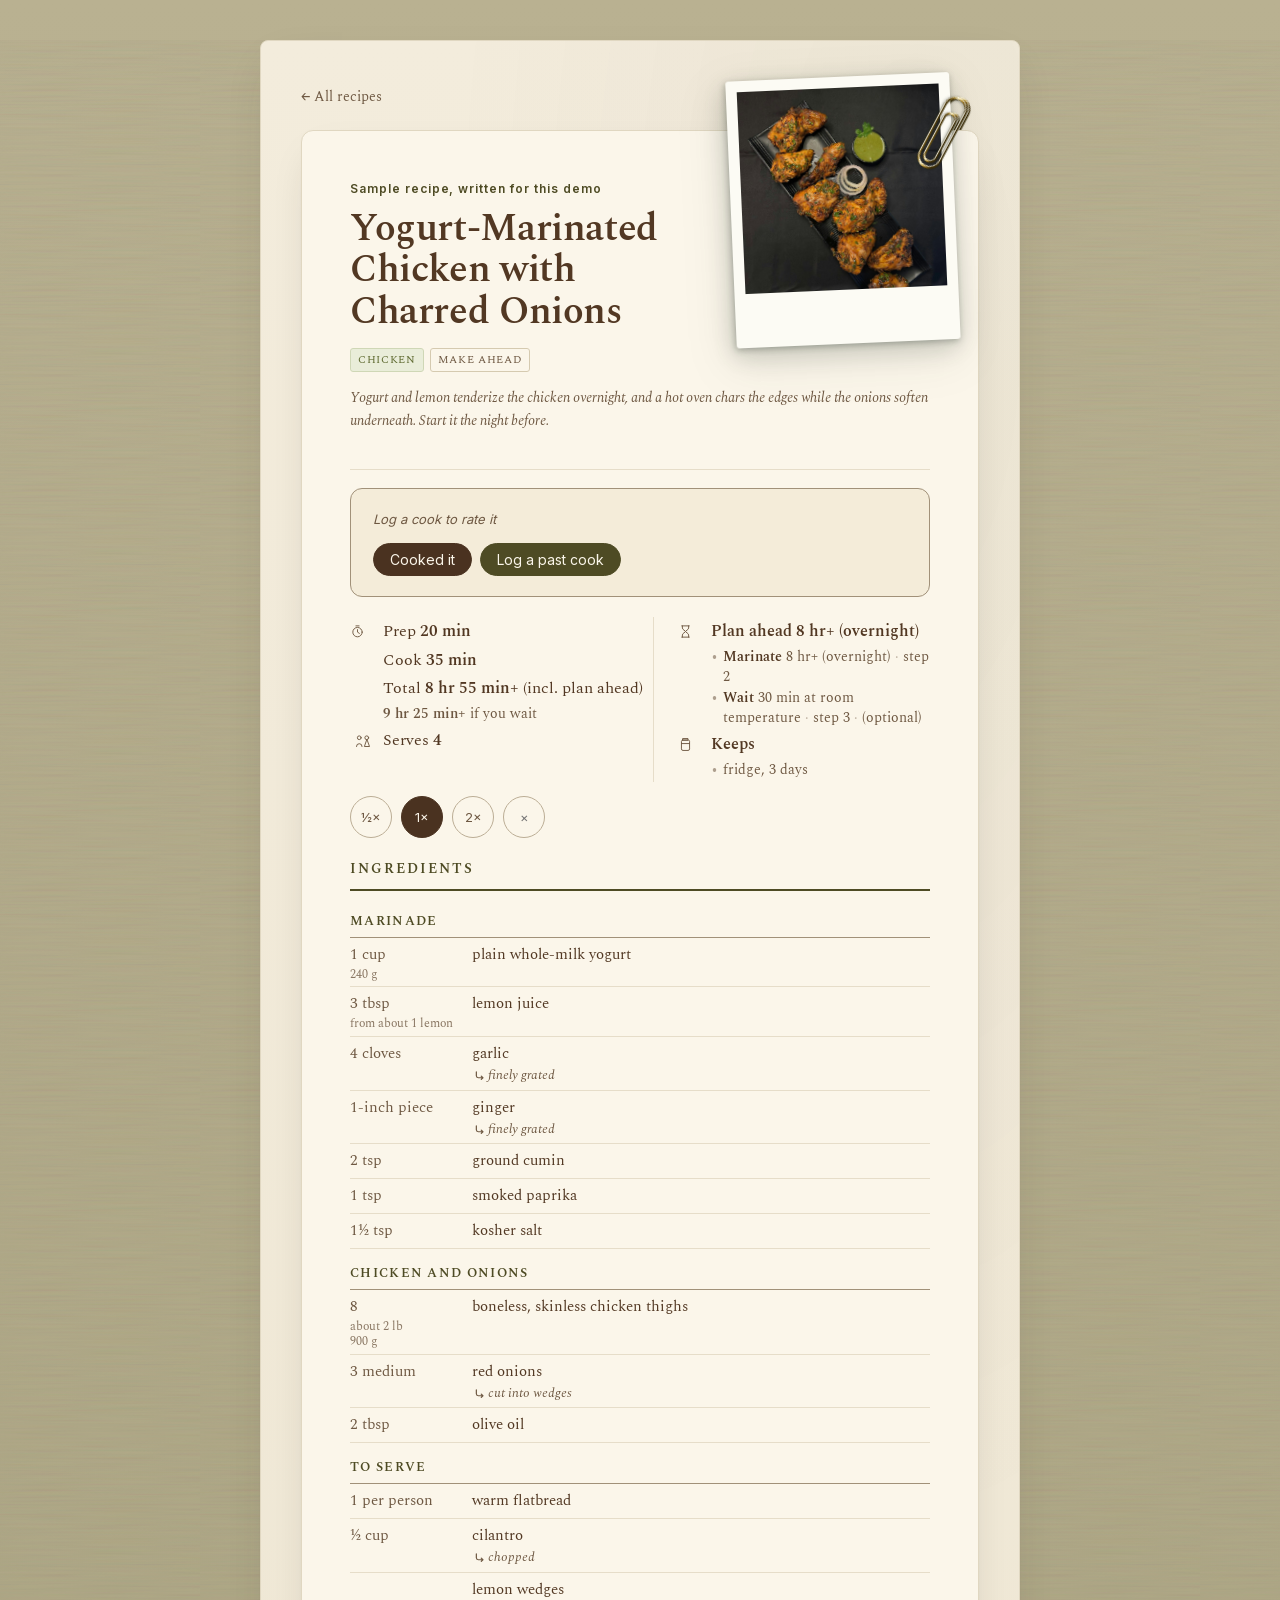
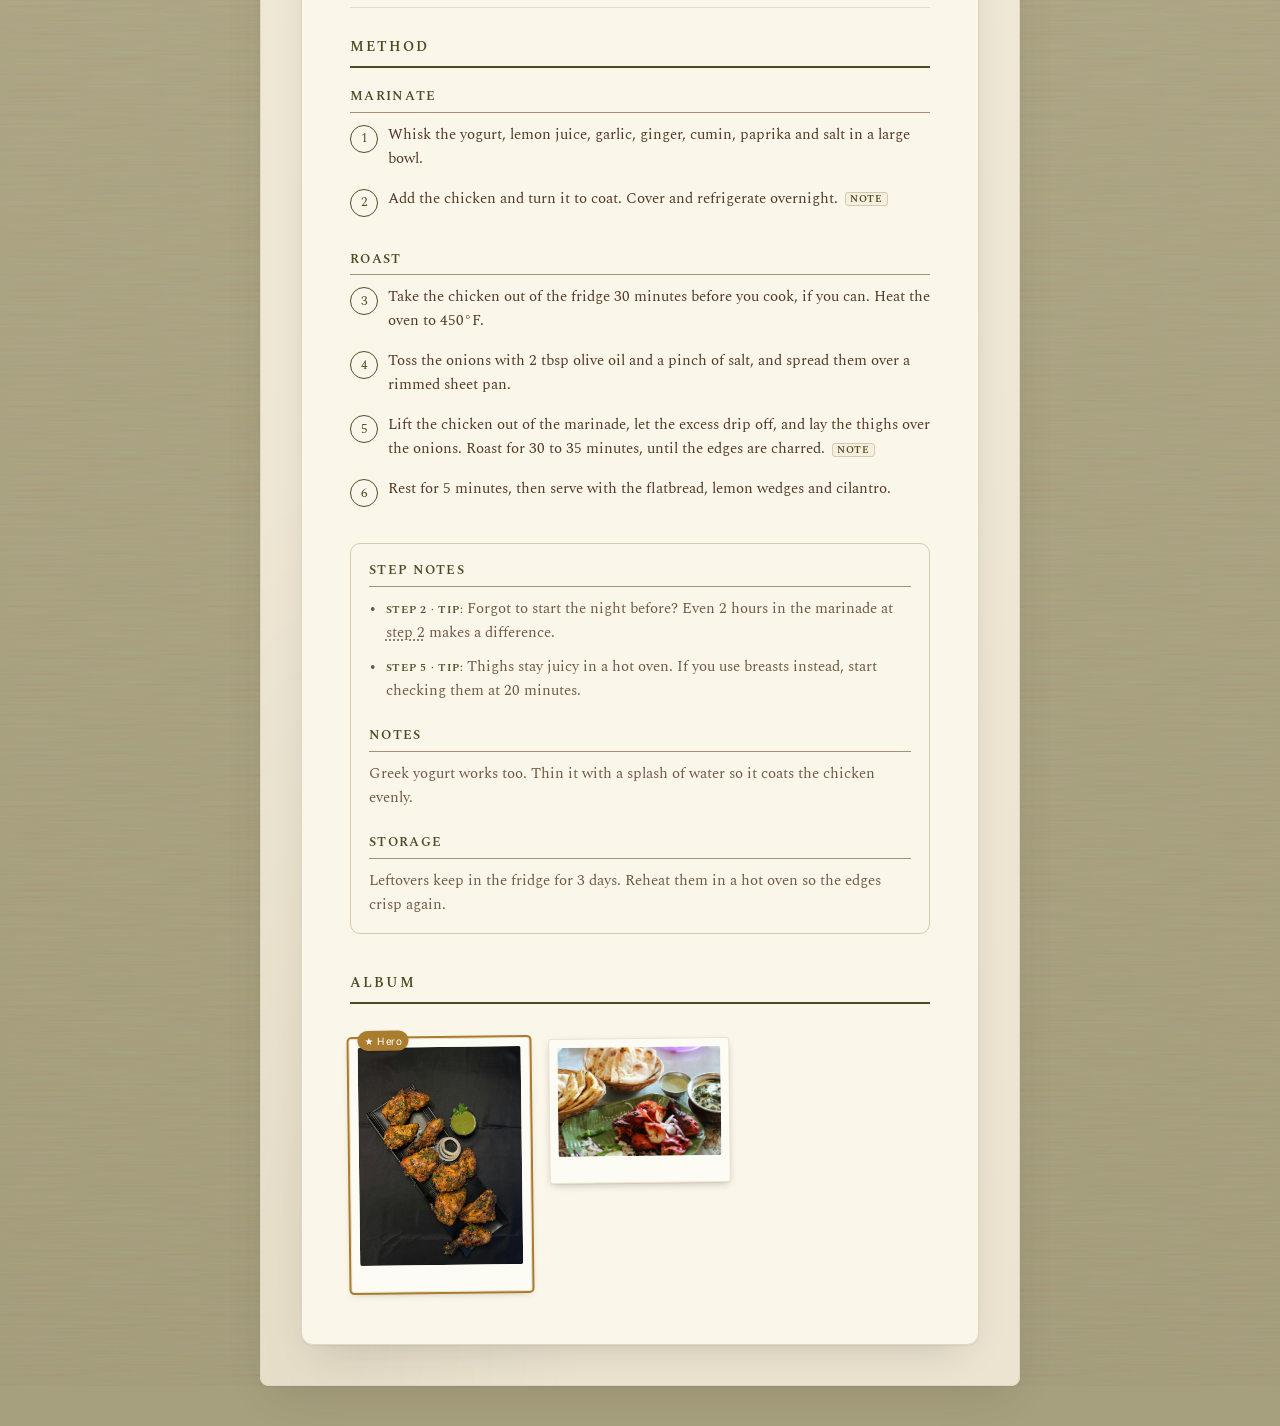
<file: demo/index.html>
<!DOCTYPE html>
<html lang="en">
<head>
<meta charset="UTF-8">
<meta name="viewport" content="width=device-width, initial-scale=1.0">
<title>Chef's Choice — Field Notes</title>
<!-- Spectral = the single text serif (Option C: one voice — title, body, names, and the ledger's
     tabular figures + labels, kept distinct by treatment, not a second font). Caveat (the Round-2
     handwritten layer) is deliberately NOT loaded yet — its token is reserved in CSS.
     ⚠️ SPECTRAL IS SELF-HOSTED (16 Nov). Its four faces are declared in styles.css from
     static/fonts/, and static/fonts/SOURCES.md records where each file came from. The page asks
     nothing of Google, so the content voice holds offline and no visitor's address goes there. -->
  <script src="./recorded.js"></script>
  <script src="./stub.js"></script>
  <script type="module" crossorigin src="./assets/index-_IoXsAGa.js"></script>
  <link rel="stylesheet" crossorigin href="./assets/index-CjjXLewe.css">
  <link rel="stylesheet" href="./fences.css">
</head>
<body>

  <!-- Auth gate (auth-4): the login/signup split-spread. Shown when GET /api/me is {user:null};
       hidden once authenticated (then #app renders the real app). Filled/wired by app.js. -->
  <div id="auth-gate" hidden></div>

  <!-- Everything is rendered into here by app.js -->
  <div class="page" id="app">
    <div class="notice"><p>Loading…</p></div>
  </div>

  <!-- Reference drawer (filled in on click) -->
  <div class="scrim" hidden></div>
  <aside class="panel" role="dialog" aria-modal="true" aria-labelledby="panel-name" hidden>
    <button class="panel-close" aria-label="Close">&times;</button>
    <p class="panel-kicker">Field guide</p>
    <h2 class="panel-name" id="panel-name"></h2>
    <p class="panel-desc"></p>

    <!-- Each block carries its own class so openPanel can hide it when it has nothing to show.
         used-block already did; the other three had no hook, which is why they rendered a heading
         over nothing. See static/panel-blocks.js for the one rule all four now follow. -->
    <div class="panel-block season-block">
      <h3>When it's in season</h3>
      <div class="season-host"></div>
    </div>

    <div class="panel-block regions-block">
      <h3>Where it grows</h3>
      <div class="tags regions"></div>
    </div>

    <div class="panel-block pairs-block">
      <h3>Pairs well with</h3>
      <p class="pairs"></p>
    </div>

    <div class="panel-block used-block">
      <h3>In your recipes</h3>
      <ul class="used-list"></ul>
    </div>
  </aside>

  <!-- The photo album overlay (items 6 + 7). Centered on the shared .scrim, the backdate-modal
       pattern. The grid inside is rendered by app.js from view.data.photos and reuses albumPhotoHTML
       verbatim, so the ★ Hero badge and the per-photo ⋮ menu are the SAME components the inline
       Album section uses — not a second implementation that can drift from it. -->
  <div class="album-overlay" role="dialog" aria-modal="true" aria-labelledby="ao-title" hidden>
    <button class="panel-close" data-album-close aria-label="Close">&times;</button>
    <h2 class="ao-title" id="ao-title">Photos</h2>
    <p class="ao-hint" data-ao-hint></p>
    <div class="ao-grid" data-ao-grid></div>
    <div class="ao-actions">
      <button class="btn alt" data-ao-add>Add photo</button>
      <span class="ao-status" data-ao-status aria-live="polite"></span>
    </div>
    <input class="ao-input" type="file" accept="image/*" multiple tabindex="-1" aria-hidden="true">
  </div>

  <!-- The lightbox (item 7) — the one genuinely new piece. A SECOND layer above the album overlay
       rather than a replacement for it, so closing the lightbox returns you to the grid you opened
       it from. It carries its own backdrop (the shared .scrim is already spent on the overlay). -->
  <div class="lightbox" role="dialog" aria-modal="true" aria-label="Photo" hidden>
    <button class="lb-x" data-lb-close aria-label="Close photo">&times;</button>
    <button class="lb-nav prev" data-lb-prev aria-label="Previous photo">&#8249;</button>
    <figure class="lb-figure">
      <img class="lb-img" data-lb-img alt="">
      <figcaption class="lb-meta">
        <span class="lb-where" data-lb-where></span>
        <span class="lb-count" data-lb-count></span>
        <button class="btn sm" data-lb-hero>&#9733; Set as hero</button>
      </figcaption>
    </figure>
    <button class="lb-nav next" data-lb-next aria-label="Next photo">&#8250;</button>
  </div>

  <!-- Backdate-a-cook modal (centered on the shared .scrim; filled/wired by app.js) -->
  <div class="backdate-modal" role="dialog" aria-modal="true" aria-labelledby="bd-title" hidden>
    <button class="panel-close" data-backdate-close aria-label="Close">&times;</button>
    <h2 class="bd-title" id="bd-title">Log a past cook</h2>
    <p class="bd-hint">Upload a past cook to help keep track of your progress…</p>
    <div class="bd-cols">
      <div class="bd-left">
        <div class="bd-cal" data-bd-cal></div>
        <input type="text" class="bd-typed" data-bd-typed placeholder="MM/DD/YYYY"
               inputmode="numeric" autocomplete="off" aria-label="Cook date (MM/DD/YYYY)">
      </div>
      <div class="bd-right">
        <!-- 3b-ii: the add-a-photo area is a real multi-file pick/drop that STAGES photos client-side
             (no cook exists until submit); app.js re-renders this box (rest invite <-> thumbnail grid). -->
        <div class="bd-photo zone" data-bd-photo tabindex="0" role="button" aria-label="Add photos to this cook">
          <span class="bd-photo-ico">&oplus;</span>
          <span class="bd-photo-lbl">add a photo</span>
          <span class="bd-photo-cap">drag or click · optional</span>
        </div>
        <input class="bd-photo-input" type="file" accept="image/*" multiple tabindex="-1" aria-hidden="true">
      </div>
    </div>
    <!-- Items 11 + 12: the verdict and the note belong to THIS cooking, so they are captured with it
         rather than set on the recipe afterwards. Both optional — logging a cook you have no opinion
         about is the ordinary case. app.js fills .bd-stars with the interactive half-step renderer. -->
    <div class="bd-verdict">
      <div class="bd-rate">
        <span class="bd-lbl">How was it?</span>
        <div class="rating rating-input" data-bd-stars role="group" aria-label="Rate this cook"></div>
        <button class="bd-clear" type="button" data-bd-rate-clear hidden>clear</button>
      </div>
      <input type="text" class="bd-caption" data-bd-caption maxlength="60"
             placeholder="a note about this cook (optional)" aria-label="A note about this cook">
    </div>
    <div class="bd-actions">
      <button class="btn alt" data-backdate-log>Log this cook</button>
      <span class="bd-error" data-bd-error aria-live="polite"></span>
    </div>
  </div>

</body>
</html>
</file>
<file: demo/assets/index-CjjXLewe.css>
@font-face{font-family:Inter;font-style:normal;font-weight:100 900;font-display:swap;src:url(./inter-8kRkwJBP.woff2)format("woff2")}@font-face{font-family:Caveat;font-style:normal;font-weight:400 700;font-display:swap;src:url(./caveat-DkGmdmZw.woff2)format("woff2")}@font-face{font-family:Kalam;font-style:normal;font-weight:400;font-display:swap;src:url(./kalam-BM-2_irl.woff2)format("woff2")}@font-face{font-family:Spectral;font-style:normal;font-weight:400;font-display:swap;src:url(./spectral-regular-CY4aGJy8.woff2)format("woff2")}@font-face{font-family:Spectral;font-style:normal;font-weight:500;font-display:swap;src:url(./spectral-medium-BqWbvVxH.woff2)format("woff2")}@font-face{font-family:Spectral;font-style:normal;font-weight:600;font-display:swap;src:url(./spectral-semibold-BIuVSbYX.woff2)format("woff2")}@font-face{font-family:Spectral;font-style:italic;font-weight:400;font-display:swap;src:url(./spectral-italic-CKK7qxyt.woff2)format("woff2")}:root{--backdrop:#d2cab9;--paper:#efe8d6;--paper-edge:#e0d7c1;--card:#fbf6ea;--polaroid:#fcfbf4;--ink:#523823;--ink-soft:#6e5842;--green:#4e4b24;--green-lift:#6a663a;--btn-fill:#4a3220;--btn-fill-lift:#5c4129;--hand:#9c4a2e;--ink-pen:#7a4718;--rule:#d5cab0;--rule-soft:#e6ddc9;--border-defined:#a19179;--fill-card:#f4ecd9;--fill-surface:#f6efdf;--border-scaler:#bbad95;--ochre:#a97c2e;--danger:#9a3b34;--font-serif:"Spectral", Georgia, "Times New Roman", serif;--font-title:var(--font-serif);--font-mono:var(--font-serif);--font-sans:"Inter", system-ui, -apple-system, "Segoe UI", Helvetica, Arial, sans-serif;--font-hand:"Kalam", "Caveat", cursive;--fs-title:clamp(28px, 4vw, 38px);--fs-headnote:16px;--fs-descr:14px;--fs-body:18.5px;--fs-amount:15px;--fs-label:12px;--fs-section-label:13px;--fs-step-sub:12px;--fs-ing-sub:13px;--fs-ing-figure-sub:12px;--ie-qty:2.8rem;--ie-unit:4.5rem;--ie-second:1.3rem;--ie-amount:calc(var(--ie-qty) + var(--ie-unit) + var(--ie-second) + 12px);--fs-label-sm:11px;--fs-label-xs:10.5px;--fs-label-xxs:10px;--rtools-gutter:62px;--s1:4px;--s2:8px;--s3:12px;--s4:16px;--s5:24px;--s6:32px;--s7:48px;--s8:72px;--page-measure:760px;--hand-gutter:0px;--col-amount:7rem;--col-weight:3.5rem;--berry:var(--green);--berry-lift:var(--green-lift);--amber:var(--ochre);--line:var(--rule);--line-soft:var(--rule-soft);--display:var(--font-serif);--body:var(--font-serif)}*{box-sizing:border-box}body{background-color:var(--backdrop);color:var(--ink);font-family:var(--font-serif);font-size:var(--fs-body);-webkit-font-smoothing:antialiased;text-rendering:optimizelegibility;background-image:radial-gradient(100% 60% at 50% 0,#462d0f09,#0000 60%),linear-gradient(#d6cfbf,#cdc5b3);margin:0;line-height:1.6}.page{max-width:920px;margin:0 auto;padding:clamp(24px,5vw,56px) clamp(20px,5vw,44px) 96px}.page.recipe-view{max-width:calc(var(--page-measure) + var(--hand-gutter));background-color:var(--paper);border:1px solid var(--paper-edge);background-image:radial-gradient(120% 80% at 86% 10%,#462d0f0b,#0000 52%),radial-gradient(55% 45% at 10% 96%,#4e4b240f,#0000 60%),linear-gradient(#f3ecdc,#ece4d0);border-radius:8px;margin:clamp(0px,4vw,40px) auto;padding:clamp(20px,3.5vw,40px);box-shadow:0 1px 1px #28231e0d,0 16px 44px -14px #28231e29}body.recipe-bg{background:linear-gradient(#b9b191,#a7a07e);min-height:100vh;position:relative}body.recipe-bg:before{content:"";z-index:0;pointer-events:none;opacity:.13;mix-blend-mode:multiply;background-image:url("data:image/svg+xml,%3Csvg xmlns='http://www.w3.org/2000/svg' width='200' height='200'%3E%3Cfilter id='l'%3E%3CfeTurbulence type='fractalNoise' baseFrequency='0.012 0.5' numOctaves='2' stitchTiles='stitch'/%3E%3C/filter%3E%3Crect width='100%25' height='100%25' filter='url(%23l)'/%3E%3C/svg%3E");background-size:200px 200px;position:absolute;inset:0}body.recipe-bg>#app{z-index:1;position:relative}body.browse-bg{background:linear-gradient(#b9b191,#a7a07e);min-height:100vh;position:relative}body.browse-bg:before{content:"";z-index:0;pointer-events:none;opacity:.34;mix-blend-mode:multiply;background-image:url("data:image/svg+xml,%3Csvg xmlns='http://www.w3.org/2000/svg' width='200' height='200'%3E%3Cfilter id='l'%3E%3CfeTurbulence type='fractalNoise' baseFrequency='0.012 0.5' numOctaves='2' stitchTiles='stitch'/%3E%3C/filter%3E%3Crect width='100%25' height='100%25' filter='url(%23l)'/%3E%3C/svg%3E");background-size:200px 200px;position:absolute;inset:0}body.browse-bg>#app{z-index:1;position:relative}.page.recipe-view.editing{max-width:calc(1000px + var(--hand-gutter));padding-bottom:104px}a{color:var(--berry);text-decoration:none}a:hover{color:var(--berry-lift)}.eyebrow{letter-spacing:.18em;text-transform:uppercase;color:var(--ink-soft);margin:0 0 14px;font-size:12px;font-weight:600}.back{color:var(--ink-soft);margin-bottom:22px;font-size:14px;display:inline-block}.back:hover{color:var(--berry)}.site-title{font-family:var(--font-title);letter-spacing:-.01em;margin:0;font-size:clamp(34px,7vw,54px);font-weight:600;line-height:1}.page.home-view{--browse-gutter:30px;max-width:1400px;padding-left:calc(clamp(20px, 5vw, 44px) + var(--browse-gutter))}.home-view .browse-body{position:relative}.home-view .browse-body:before{content:"";left:calc(-1 * var(--browse-gutter));background:var(--hand);pointer-events:none;width:2px;position:absolute;top:0;bottom:0}.home-view .browse-head{align-items:center;gap:24px;margin:0 0 46px;display:flex;position:relative}.home-view .bh-brand{margin:0;padding:.61em 0 0;font-size:58px;font-weight:400;line-height:1}.home-view .bh-nav{flex-wrap:wrap;justify-content:flex-end;align-items:center;gap:9px;margin-left:auto;display:flex}.home-view .browse-head:after{content:"";background:var(--hand);pointer-events:none;height:2px;position:absolute;bottom:-16px;left:0;right:0}.home-view .bh-nav .btn:disabled{opacity:.55;cursor:progress}.import-status{clip-path:inset(50%);white-space:nowrap;border:0;width:1px;height:1px;margin:-1px;padding:0;position:absolute;overflow:hidden}.home-view .bh-nav .new-recipe{background:var(--green);border-color:var(--green)}.home-view .bh-nav .new-recipe:hover{background:var(--green-lift);border-color:var(--green-lift)}.wm{letter-spacing:-.018em;word-spacing:-.2em;white-space:nowrap;font-family:Kalam,Caveat,cursive;line-height:1;display:inline-block;transform:rotate(-1.4deg)}.wm .ch{display:inline-block;position:relative}.wm .mk{transform-origin:50% 100%;line-height:0;position:absolute}@media (width<=760px){.home-view .browse-head{flex-wrap:wrap;gap:14px;margin-bottom:38px}.home-view .bh-brand{font-size:34px}.home-view .bh-nav{justify-content:flex-start;width:100%;margin-left:0}}.home-view .browse-tools{border-bottom:1px solid color-mix(in srgb, var(--hand) 50%, transparent);flex-wrap:wrap;align-items:center;gap:18px;margin:0 0 26px;padding-bottom:14px;display:flex}.home-view .bt-field{flex:0 420px;min-width:200px;position:relative}.home-view .bt-field:before{content:"⌕";color:var(--hand);pointer-events:none;font-size:16px;position:absolute;top:50%;left:13px;transform:translateY(-52%)}.home-view .bt-field input{font:inherit;font-family:var(--font-sans);box-sizing:border-box;background:color-mix(in srgb, var(--hand) 3%, var(--paper));width:100%;color:var(--ink);border:1px solid color-mix(in srgb, var(--hand) 50%, transparent);appearance:none;border-radius:999px;outline:none;padding:8px 12px 8px 34px;font-size:14.5px}.home-view .bt-field input:focus{border-color:var(--hand)}.home-view .bt-field input::placeholder{color:var(--ink-soft);opacity:.55;font-style:italic}.home-view .bt-sort{align-items:center;gap:9px;margin-left:auto;display:flex}.home-view .bt-label{font-family:var(--font-sans);letter-spacing:.17em;text-transform:uppercase;color:var(--green);font-size:10px;font-weight:600}.home-view .bt-sort select{font-family:var(--font-sans);color:var(--ink);background:color-mix(in srgb, var(--hand) 3%, var(--paper));border:1px solid color-mix(in srgb, var(--hand) 50%, transparent);cursor:pointer;border-radius:999px;padding:8px 11px;font-size:12.5px}.home-view .bt-sort select:focus{border-color:var(--hand);outline:none}.home-view .browse-empty{font-family:var(--font-sans);color:var(--ink-soft);grid-column:1/-1;margin:8px 0 0;font-size:14px}.home-view .recipe-grid{grid-template-columns:repeat(auto-fill,minmax(300px,1fr));gap:34px 24px;display:grid}.home-view .recipe-card{color:var(--ink);background:var(--card);border:1px solid var(--paper-edge);border-radius:6px;margin-top:16px;text-decoration:none;transition:transform .14s,box-shadow .14s;display:block;position:relative;box-shadow:0 1px 2px #28231e1a,0 13px 28px -17px #28231e80}.home-view .recipe-card:hover{transform:translateY(-2px);box-shadow:0 2px 4px #28231e1f,0 19px 38px -18px #28231e94}.home-view .rc-img{aspect-ratio:4/3;border:1px solid var(--paper-edge);background:linear-gradient(135deg, var(--rule-soft), var(--card));border-radius:2px;margin:9px 9px 0;display:block;position:relative;overflow:hidden}.home-view .rc-img img{object-fit:cover;width:100%;height:100%;display:block;position:absolute;inset:0}.ph-label{text-align:center;box-sizing:border-box;font-family:var(--display);color:var(--ink-soft);place-items:center;padding:16px;font-size:18px;font-style:italic;line-height:1.3;display:grid;position:absolute;inset:0}.home-view .rc-body{padding:13px 16px 14px;display:block}.home-view .rc-name{font-family:var(--font-title);color:var(--green);margin:0 0 3px;font-size:20px;font-weight:600;line-height:1.18;display:block}.home-view .recipe-card:hover .rc-name{color:var(--green-lift)}.home-view .rc-by{font-family:var(--font-sans);color:var(--ink-soft);margin:0 0 10px;font-size:12px;display:block}.home-view .rc-tags{flex-wrap:wrap;gap:5px;margin:0 0 11px;display:flex}.home-view .rc-tags .cat-tag{letter-spacing:.05em;padding:2px 7px;font-size:9.5px}.home-view .rc-more{font-family:var(--font-sans);color:var(--ink-soft);opacity:.7;white-space:nowrap;align-self:center;font-size:10.5px}.home-view .rc-tab{background:var(--fill-card);border:1px solid var(--paper-edge);font-family:var(--font-sans);letter-spacing:.12em;text-transform:uppercase;color:var(--green);text-overflow:ellipsis;white-space:nowrap;border-bottom:none;border-radius:5px 5px 0 0;max-width:calc(100% - 44px);padding:3px 11px 4px;font-size:9.5px;font-weight:700;position:absolute;top:-16px;left:20px;overflow:hidden}.home-view .rc-tab.cat-cuisine{color:#f2dfd5;background:#a8412b;border-color:#8d3421}.home-view .rc-tab.cat-main{color:#e9edd9;background:#5f6b31;border-color:#4d5628}.home-view .rc-tab.cat-course{color:#f2e9cd;background:#7a581c;border-color:#634716}.home-view .rc-tab.cat-bread{color:#f1e5d3;background:#875026;border-color:#6d401e}.home-view .rc-tab.cat-dessert{color:#f1e3e0;background:#8f5350;border-color:#754340}.home-view .rc-foot{border-top:1px dashed var(--rule);justify-content:space-between;align-items:center;gap:10px;padding-top:8px;display:flex}.home-view .rc-hw{color:var(--ink-pen);font-family:Kalam,Caveat,cursive;font-size:16.5px;line-height:1.15;display:inline-block;transform:rotate(-.7deg)}.home-view .rc-hw.dim{opacity:.62;transform:rotate(-.4deg)}.home-view .rc-hwstars{color:var(--ink-pen);align-items:center;gap:5px;font-family:Kalam,Caveat,cursive;display:inline-flex;transform:rotate(-.7deg)}.home-view .rc-hwstars .starfill{letter-spacing:1.5px;font-size:14px}.home-view .rc-hwstars .starfill-empty{color:var(--ink-pen);opacity:.3}.home-view .rc-hwstars .starfill-on{color:var(--ink-pen);opacity:.92}.home-view .rc-hwstars .rating-num{color:var(--ink-pen);opacity:.85;font-family:inherit;font-size:15px}.home-view .rc-hwstars .rating-over{display:none}.home-view .rc-hwnum{font-family:Kalam,Caveat,cursive;font-size:17px}.home-view .rc-hwdate{opacity:.72;font-family:Kalam,Caveat,cursive;font-size:15px}@media (width<=760px){.home-view .recipe-grid{grid-template-columns:repeat(auto-fill,minmax(240px,1fr));gap:28px 16px}.home-view .browse-tools{gap:12px}.home-view .bt-sort{margin-left:0}.page.home-view{--browse-gutter:14px}}.recipe-title{font-family:var(--font-title);font-weight:600;font-size:var(--fs-title);letter-spacing:-.01em;margin:0 0 14px;line-height:1.1}.headnote{margin:14px 0 20px}.dek{font-family:var(--font-serif);font-style:italic;font-weight:400;font-size:var(--fs-descr);color:var(--ink-soft);white-space:pre-wrap;margin:0;line-height:1.7}.dek.clamped{-webkit-line-clamp:3;-webkit-box-orient:vertical;display:-webkit-box;overflow:hidden}.dek-more{font:inherit;cursor:pointer;color:var(--green);text-underline-offset:2px;background:0 0;border:none;margin:4px 0 0;padding:0;font-size:13px;font-style:normal;text-decoration:underline}.dek-more:hover{color:var(--green-lift)}.dek-more[hidden]{display:none}.masthead{margin:0 0 6px;position:relative}.masthead-text{min-width:0}.masthead-text:after{content:"";clear:both;display:block}.photo-reserve{float:right;width:210px;height:159px;margin:0 0 16px 22px}.recipe-stage.no-photo .photo-reserve{display:none}.recipe-stage{position:relative}.detail-card{z-index:2;background:var(--card);border:1px solid var(--paper-edge);border-radius:12px;padding:clamp(22px,4vw,48px);position:relative;box-shadow:0 1px 2px #28231e0f,0 16px 40px -18px #28231e38}.detail-card.editing .masthead-text{min-height:190px;padding-right:264px}@media (width<=680px){.detail-card.editing .masthead-text{min-height:0;padding-right:0}}.ie-descr-wrap{margin:0 0 14px}.ie{font:inherit;color:inherit;border:none;border-bottom:1px dashed color-mix(in srgb, var(--ink-soft) 45%, transparent);caret-color:var(--berry);background:0 0;border-radius:0;outline:none;margin:0 -2px;padding:1px 2px}.ie::placeholder{color:var(--ink-soft);opacity:.5;font-style:italic}.detail-card.editing .ie:hover{background:color-mix(in srgb, var(--berry) 5%, transparent);border-radius:5px 5px 0 0}.detail-card.editing .ie:focus{background:var(--card);box-shadow:0 0 0 1px var(--paper-edge), 0 6px 16px -8px #28231e47;border-bottom-color:#0000;border-radius:7px;margin:0 -8px;padding:5px 8px}.ie-title,.ie-byline,.ie-num,.ie-prose,.ie-tag-new{field-sizing:content}.ie-line{resize:none;overflow:hidden}.ie-byline{width:100%;font-family:var(--font-sans);font-size:var(--fs-label);letter-spacing:.08em;color:var(--green);margin:0 0 6px;font-weight:600;display:block}.ie-util{width:100%;font-family:var(--font-sans);color:var(--ink-soft);margin:0 0 10px;font-size:12px;display:block}.ie-title{font-family:var(--font-serif);width:100%;margin:2px 0 12px;font-size:30px;font-weight:600;line-height:1.1;display:block}.ie-cat-row{flex-wrap:wrap;align-items:center;gap:6px;margin:2px 0 12px;display:flex}.ie-tagchip{font-family:var(--font-mono);letter-spacing:.06em;text-transform:uppercase;color:var(--ink-soft);background:var(--card);border:1px solid var(--rule);border-radius:3px;align-items:center;gap:5px;padding:2px 5px 2px 7px;font-size:11px;display:inline-flex}.ie-tag-x{color:var(--ink-soft);cursor:pointer;opacity:.55;background:0 0;border:none;padding:0 1px;font-size:13px;line-height:1}.ie-tag-x:hover{color:var(--danger);opacity:1}.ie-tag-new{font-family:var(--font-mono);letter-spacing:.06em;text-transform:uppercase;color:var(--green);border:1px dashed color-mix(in srgb, var(--green) 45%, var(--line));width:9ch;caret-color:var(--berry);background:0 0;border-radius:3px;outline:none;padding:2px 7px;font-size:11px}.ie-tag-new::placeholder{color:var(--green);opacity:.7;text-transform:none;letter-spacing:0}.ie-tag-new:focus{border-style:solid;border-color:var(--berry);background:var(--card)}.ie-prose{font-family:var(--font-serif);font-style:italic;font-size:var(--fs-descr);color:var(--ink-soft);resize:none;width:100%;line-height:1.7;display:block}.ie-vitals{font-family:var(--font-sans);color:var(--ink-soft);flex-wrap:wrap;align-items:baseline;gap:8px;margin:6px 0 12px;font-size:13.5px;display:flex}.ie-vlabel{font-family:var(--font-sans);color:var(--ink-soft);font-size:13.5px}.ie-dot{opacity:.4}.ie-num{font-family:var(--font-sans);color:var(--ink);text-align:right;min-width:3ch;font-size:13.5px;font-weight:600}.detail-card.editing .ie-num:focus{box-shadow:0 0 0 1px var(--paper-edge), 0 4px 10px -6px #28231e40;margin:0 -2px;padding:2px 6px}.ie-note-block{margin-top:20px}.stats.locked{opacity:.45;pointer-events:none}.ingredient-list.edit li.erow{grid-template-columns:var(--ie-amount) 1fr auto;align-items:start;column-gap:12px;padding:8px 0}.ingredient-list.edit li.erow.group-row{border-bottom:none;grid-template-columns:1fr auto;padding:14px 0 6px;display:grid}.erow.has-note{border-bottom:none;padding-bottom:2px}.erow .amount-zone{grid-template-columns:var(--ie-qty) var(--ie-unit) var(--ie-second);align-items:start;column-gap:6px;display:grid}.erow .amount-zone.no-unit{grid-template-columns:calc(var(--ie-qty) + var(--ie-unit) + 6px) var(--ie-second)}.erow .e-unit{width:100%;line-height:24px;font-family:var(--font-mono);font-variant-numeric:tabular-nums;font-size:var(--fs-amount);color:var(--ink)}.detail-card.editing .e-unit:focus{box-shadow:0 0 0 1px var(--paper-edge), 0 4px 10px -6px #28231e40;margin:0 -2px;padding:2px 6px}.ie-ov{min-width:0;display:block;position:relative}.note-below .ie-ov{flex:auto}.erow .e-qty{font-family:var(--font-mono);font-variant-numeric:tabular-nums;font-size:var(--fs-amount);color:var(--ink)}.erow .e-second{width:100%;line-height:24px;font-family:var(--font-mono);font-variant-numeric:tabular-nums;font-size:var(--fs-amount);color:var(--ink-soft)}.detail-card.editing .e-second:focus{box-shadow:0 0 0 1px var(--paper-edge), 0 4px 10px -6px #28231e40;margin:0 -2px;padding:2px 6px}.erow .second-arrow{cursor:pointer;color:var(--ink-soft);opacity:.5;line-height:24px;font-size:var(--fs-ing-sub);text-align:left;background:0 0;border:0;padding:0}.erow .second-arrow .note-caret{margin-left:0}.erow .second-arrow.has{opacity:.9;color:var(--ink)}.erow .second-arrow:hover,.erow .second-arrow:focus-visible{opacity:1;color:var(--green)}.erow .second-fields{flex-direction:column;grid-column:1/-1;gap:4px;margin-top:4px;display:flex}.erow .e-name{font-family:var(--font-serif);font-size:var(--fs-amount);color:var(--ink)}.erow .e-heading{font-family:var(--font-mono);letter-spacing:.1em;text-transform:uppercase;color:var(--green);font-size:12px;font-weight:600}.note-row .e-note{font-family:var(--font-sans);color:var(--ink-soft);font-size:12.5px;font-style:italic}.ie-ov textarea.ie{resize:none;white-space:nowrap;field-sizing:content;width:100%;margin:0;line-height:24px;display:block;overflow:hidden}.ie-disp{white-space:nowrap;text-overflow:ellipsis;cursor:text;background:var(--card);pointer-events:none;border-bottom:1px dashed color-mix(in srgb, var(--ink-soft) 45%, transparent);padding:1px 2px;line-height:24px;position:absolute;inset:0;overflow:hidden}.ie-disp:empty{display:none}.detail-card.editing .ie-ov:hover .ie-disp{background:color-mix(in srgb, var(--berry) 5%, var(--card));border-radius:5px 5px 0 0}.ie-ov textarea.ie:focus+.ie-disp{display:none}.detail-card.editing .ie-ov textarea.ie:focus{white-space:normal;background:var(--card);box-shadow:0 0 0 1px var(--paper-edge), 0 6px 16px -8px #28231e47;z-index:5;border-bottom-color:#0000;border-radius:7px;margin:0 -8px;padding:4px 8px;position:relative;overflow:visible}.erow .tail{align-items:center;gap:9px;display:inline-flex}.note-add{width:30px;height:26px;color:var(--ink-soft);opacity:.5;cursor:pointer;background:0 0;border:1px solid #0000;border-radius:7px;justify-content:center;align-items:center;display:inline-flex}.note-add:hover{opacity:1;background:var(--paper);border-color:var(--line);color:var(--amber)}.ic-note{stroke:currentColor;fill:none;stroke-width:1.5px;stroke-linecap:round;stroke-linejoin:round;width:20px;height:15px}.ingredient-list.edit li.note-row{grid-template-columns:var(--ie-amount) 1fr;border-bottom:1px solid var(--rule-soft);column-gap:12px;padding:0 0 6px;display:grid}.note-below{grid-column:2/-1;align-items:baseline;gap:9px;min-width:0;display:flex}.note-below .n-ico{color:var(--amber);opacity:.75;flex:none}.ic-note-sm{stroke:currentColor;fill:none;stroke-width:1.5px;stroke-linecap:round;stroke-linejoin:round;width:12px;height:12px}.note-below .e-note{flex:auto}.linksel{font-family:var(--font-sans);color:var(--green);cursor:pointer;text-align:center;opacity:.55;appearance:none;background:0 0;border:1px solid #0000;border-radius:7px;max-width:30px;height:24px;padding:0 4px;font-size:13px}.linksel:hover,.linksel:focus{opacity:1;border-color:var(--line);background:var(--card);outline:none}.linkchip{font-family:var(--font-sans);color:var(--green);background:color-mix(in srgb, var(--green) 10%, var(--card));border:1px solid color-mix(in srgb, var(--green) 30%, var(--line));white-space:nowrap;border-radius:999px;align-items:center;gap:4px;padding:1px 4px 1px 8px;font-size:11px;font-weight:600;display:inline-flex}.linkchip .lx{color:var(--green);cursor:pointer;opacity:.6;background:0 0;border:none;padding:0 1px;font-size:13px;line-height:1}.linkchip .lx:hover{opacity:1;color:var(--danger)}.divider{background:var(--rule);opacity:0;align-self:center;width:1px;height:16px;margin:0 1px;transition:opacity .12s;display:inline-block}.rtools{opacity:0;align-items:center;gap:2px;transition:opacity .12s;display:inline-flex;position:relative}.erow:hover .divider,.erow:focus-within .divider,.erow:hover .rtools,.erow:focus-within .rtools,.erow.menu-open .divider,.erow.menu-open .rtools,.steps li.step-edit.menu-open>.rtools,.ie-noterow.menu-open>.rtools{opacity:1}.ingredient-list.edit li.erow.ghost-origin,#steps-list li.step-edit.ghost-origin,.ie-note-block .ie-noterow.ghost-origin{outline:2px dashed var(--ochre);outline-offset:-2px}.ingredient-list.edit li.erow.ghost-origin>*,#steps-list li.step-edit.ghost-origin>*,.ie-note-block .ie-noterow.ghost-origin>*{opacity:.35}.ingredient-list.edit li.drop-bar,#steps-list li.drop-bar,.ie-note-block .drop-bar{background:var(--ochre);height:4px;box-shadow:0 0 0 3px color-mix(in srgb, var(--ochre) 22%, transparent);border-bottom:none;border-radius:3px;margin:-2px -22px;padding:0;display:block;position:relative}.ie-note-block .drop-bar{margin:-2px 0}.ingredient-list.edit li.drop-bar:before,.ingredient-list.edit li.drop-bar:after,#steps-list li.drop-bar:before,#steps-list li.drop-bar:after,.ie-note-block .drop-bar:before,.ie-note-block .drop-bar:after{content:"";background:var(--ochre);border-radius:50%;width:11px;height:11px;position:absolute;top:50%;transform:translateY(-50%)}.ingredient-list.edit li.drop-bar:before,#steps-list li.drop-bar:before,.ie-note-block .drop-bar:before{left:-6px}.ingredient-list.edit li.drop-bar:after,#steps-list li.drop-bar:after,.ie-note-block .drop-bar:after{right:-6px}#drag-img-host{z-index:-1;pointer-events:none;position:fixed;top:-2000px;left:-2000px}#drag-img-host .drag-pill{font-family:var(--font-sans);white-space:nowrap;text-overflow:ellipsis;max-width:280px;font-size:14px;display:inline-block;overflow:hidden;box-shadow:0 6px 16px -7px #2d200c80}.rbtn{min-width:24px;height:24px;color:var(--ink-soft);cursor:pointer;font-family:var(--font-sans);background:0 0;border:1px solid #0000;border-radius:6px;justify-content:center;align-items:center;gap:4px;padding:0 5px;font-size:13px;line-height:1;display:inline-flex}.rbtn:hover{background:var(--paper);border-color:var(--line);color:var(--ink)}.rbtn.grip{cursor:grab;opacity:.6;padding:0 3px}.rbtn.grip:hover{opacity:1}.rbtn.grip:active{cursor:grabbing}.rbtn.rm{border-left:1px solid var(--rule);border-radius:0 6px 6px 0;margin-left:5px;padding-left:8px}.rbtn.rm:hover{color:var(--danger);border-color:var(--danger);background:color-mix(in srgb, var(--danger) 6%, var(--card))}.grip-ico{width:9px;height:14px}.more-ico{width:14px;height:4px}.ic-trash{stroke:currentColor;fill:none;stroke-width:1.6px;stroke-linecap:round;stroke-linejoin:round;width:13px;height:13px}.ing-adders,.step-adders{gap:10px;margin-top:12px;display:flex}.adder{font-family:var(--font-sans);color:var(--green);border:1px dashed color-mix(in srgb, var(--green) 40%, var(--line));cursor:pointer;background:0 0;border-radius:8px;padding:7px 12px;font-size:13px;font-weight:600}.adder:hover{background:color-mix(in srgb, var(--green) 7%, var(--card))}.adder.head{color:var(--ochre);border-color:color-mix(in srgb, var(--ochre) 40%, var(--line))}.edit-empty{font-family:var(--font-sans);color:var(--ink-soft);margin:8px 0 0;font-size:13px;font-style:italic}.inline-save-bar{z-index:60;font-family:var(--font-sans);background:var(--card);border:1px solid var(--paper-edge);border-radius:12px;align-items:center;gap:12px;padding:10px 14px 10px 16px;font-size:13px;display:flex;position:fixed;bottom:22px;left:50%;transform:translate(-50%);box-shadow:0 10px 30px -8px #28231e66}.inline-editing-label{color:var(--ink);font-weight:600}.inline-editing-label:before{content:"";background:var(--amber);vertical-align:middle;width:8px;height:8px;box-shadow:0 0 0 3px color-mix(in srgb, var(--amber) 25%, transparent);border-radius:50%;margin-right:7px;display:inline-block}.inline-dirty{color:var(--amber);font-weight:600}.inline-note{color:var(--ink-soft);opacity:.85;max-width:42ch;line-height:1.35}.inline-error{color:var(--danger);font-weight:600}.save-fail-bar{z-index:80;max-width:min(92vw,720px)}.save-fail-bar .inline-error,.save-fail-bar button{white-space:nowrap;flex:none}body:has(.inline-save-bar:not(.save-fail-bar)) .save-fail-bar{bottom:84px}.save-fail-dismiss{font:inherit;color:var(--ink-soft);cursor:pointer;background:0 0;border:none;padding:0;font-size:11px}.save-fail-dismiss:hover{color:var(--ink)}.save-fail-bar button[disabled]{opacity:.45;cursor:default}@media (width<=560px){.save-fail-bar{flex-wrap:wrap;row-gap:6px;max-width:none;left:12px;right:12px;transform:none}}.byline{font-family:var(--font-sans);font-size:var(--fs-label);letter-spacing:.08em;color:var(--green);margin:0 0 10px;font-weight:600}.byline a{color:var(--green);text-underline-offset:2px;text-decoration:underline;text-decoration-thickness:1px}.byline a:hover{color:var(--green-lift)}.meta-line{font-family:var(--font-sans);color:var(--ink-soft);flex-wrap:wrap;align-items:center;gap:20px;margin:0 0 16px;font-size:13.5px;display:flex}.meta-item{align-items:center;gap:7px;display:inline-flex}.meta-ico{stroke:var(--ink-soft);fill:none;stroke-width:1.5px;stroke-linecap:round;stroke-linejoin:round}.meta-ico.fig{width:26px;height:15px}.meta-ico.clk{width:15px;height:15px}.meta-val{color:var(--ink);font-weight:600}.serves-count{font-variant-numeric:tabular-nums}.cat-tags{flex-wrap:wrap;gap:6px;margin:12px 0 0;display:flex}.cat-tag{font-family:var(--font-mono);letter-spacing:.06em;text-transform:uppercase;color:var(--ink-soft);background:var(--card);border:1px solid var(--rule);border-radius:3px;padding:2px 7px;font-size:11px}.dish-photo{width:260px;position:absolute;top:0;right:0}.clip-defs{width:0;height:0;position:absolute}.polaroid-wrap{z-index:4;transform-origin:100% 0;filter:drop-shadow(-1px 2px 3px #1f2a204d)drop-shadow(-2px 7px 12px #1f2a202e)drop-shadow(-3px 13px 22px #1f2a201a);margin:0;position:absolute;top:-58px;right:30px;transform:rotate(-2.5deg)}.polaroid{background:var(--polaroid);border-radius:3px;width:224px;padding:11px 11px 0;display:block}.polaroid .photo{object-fit:cover;background:#e6e0d0;width:202px;height:202px;display:block;box-shadow:inset 0 0 0 1px #1f2a200f}.polaroid .strip{min-height:54px;padding:8px 4px 10px;display:block}.polaroid .cap{font-family:var(--font-hand);color:#4b4636;text-align:center;font-size:17px;line-height:1.14;display:block}.polaroid .date{font-family:var(--font-sans);letter-spacing:.04em;color:var(--ink-soft);font-size:10px}.edge-contact{z-index:3;transform-origin:100% 0;filter:blur(2px);background:radial-gradient(80% 100% at 50% 0,#1f2a2033,#0000 70%);width:214px;height:14px;position:absolute;top:-2px;right:34px;transform:rotate(-2.5deg)}.clip{width:34px;height:86px;position:absolute}.clip.front{z-index:5;transform-origin:50% 46%;filter:drop-shadow(-.5px 1.5px 1.4px #1f2a2057);top:-40px;right:18px;transform:rotate(28deg)}.clip.back{z-index:1;transform-origin:50% 46%;filter:drop-shadow(0 1px 1px #1f2a2038);top:-40px;right:15px;transform:rotate(28deg)}@media (width<=680px){.photo-reserve{display:none}.dish-photo{width:260px;height:300px;margin:20px auto 0;position:relative;top:auto;right:auto}.polaroid-wrap{top:40px}.edge-contact{top:42px}.clip.front,.clip.back{top:58px}}.polaroid-empty{color:var(--ink-soft);text-decoration:none}.polaroid-empty .photo{background:var(--card);border:1px dashed var(--rule);box-shadow:none;cursor:pointer;align-content:center;place-items:center;gap:4px;padding:10px;transition:border-color .15s,background .15s,color .15s;display:grid}.add-photo-mark{font-family:var(--font-serif);color:var(--rule);font-size:34px;line-height:1}.add-label{font-family:var(--font-sans);letter-spacing:.04em;font-size:12px}.polaroid-empty:hover .photo{border-color:var(--green)}.polaroid-empty:hover .add-photo-mark,.polaroid-empty:hover .add-label{color:var(--green)}.polaroid-empty .add-label{text-align:center;line-height:1.35}.polaroid-empty:focus-within .photo{border-color:var(--green)}.upload-zone:focus-visible{outline:none}.photo-input,.album-photo-input,.bd-photo-input,.cc-input,.import-page-input{display:none}.polaroid-empty.dragover .photo{border:2px solid var(--green);background:color-mix(in srgb, var(--green) 9%, var(--card))}.polaroid-empty.dragover .add-photo-mark,.polaroid-empty.dragover .add-label{color:var(--green)}.polaroid-empty .photo.working{background:#e6e0d0;border:none;padding:0;position:relative}.uploading{color:var(--polaroid);font-family:var(--font-sans);letter-spacing:.03em;background:#28231e75;align-content:center;place-items:center;gap:9px;font-size:12px;display:grid;position:absolute;inset:0}.spinner{border:3px solid #fffcf459;border-top-color:var(--polaroid);border-radius:50%;width:26px;height:26px;animation:.8s linear infinite spin}@keyframes spin{to{transform:rotate(360deg)}}.err-retry{font-family:var(--font-sans);color:var(--polaroid);background:var(--btn-fill);cursor:pointer;border:none;border-radius:999px;margin-top:2px;padding:4px 12px;font-size:11px;font-weight:600}.err-retry:hover{opacity:.88}.polaroid-filled .polaroid{position:relative}.update-photo{z-index:2;font-family:var(--font-sans);color:var(--polaroid);white-space:nowrap;cursor:pointer;opacity:0;pointer-events:none;background:#28231eb8;border:none;border-radius:999px;padding:5px 13px;font-size:11.5px;font-weight:600;transition:opacity .15s;position:absolute;bottom:62px;left:50%;transform:translate(-50%)}.polaroid-filled .polaroid:hover .update-photo,.polaroid-filled .update-photo:focus-visible{opacity:1;pointer-events:auto}.update-photo:hover{background:#28231ee0}.polaroid-filled.dragover .photo{outline:2px solid var(--green);outline-offset:-2px}.photo-overlay{z-index:3;align-content:center;place-items:center;gap:9px;width:202px;height:202px;display:grid;position:absolute;top:11px;left:11px}.photo-overlay.replacing{color:var(--polaroid);font-family:var(--font-sans);letter-spacing:.03em;background:#28231e75;font-size:12px}.cat-tag.status{opacity:.7;background:0 0;border-style:dashed}.cat-tag.cat-cuisine{color:#a8412b;background:#f2dfd5;border-color:#e6c3b2}.cat-tag.cat-main{color:#5f6b31;background:#e9edd9;border-color:#cfd7b6}.cat-tag.cat-course{color:#7a581c;background:#f2e9cd;border-color:#e0cea2}.cat-tag.cat-bread{color:#875026;background:#f1e5d3;border-color:#e2cbb0}.cat-tag.cat-dessert{color:#8f5350;background:#f1e3e0;border-color:#dfcac6}.delete-confirm{flex-wrap:wrap;align-items:center;gap:10px;display:inline-flex}.dc-msg{color:var(--ink-soft);font-size:14px}.dc-msg strong{color:var(--ink);font-weight:600}.btn.danger{color:var(--danger);border-color:var(--danger);background:0 0}.btn.danger:hover{background:var(--danger);border-color:var(--danger);color:var(--paper)}.meta{border-top:1px solid var(--line);border-bottom:1px solid var(--line);flex-wrap:wrap;gap:26px;margin:0;padding:16px 0;list-style:none;display:flex}.meta li{flex-direction:column;display:flex}.meta .label{letter-spacing:.14em;text-transform:uppercase;color:var(--ink-soft);font-size:11px;font-weight:600}.meta .value{font-family:var(--display);font-size:19px}.vitals{border-top:1px solid var(--rule-soft);margin:16px 0 0;padding-top:18px}.cook-block{background:var(--fill-card);border:1.5px solid var(--border-defined);border-radius:12px;flex-direction:column;align-items:flex-start;gap:13px;margin:0;padding:20px 22px;display:flex}.cook-redo{gap:6px;display:inline-flex}.rating{align-items:center;gap:7px;display:inline-flex}.starfill{white-space:nowrap;letter-spacing:1px;font-size:22px;line-height:1;display:inline-block;position:relative}.starfill-empty{color:var(--line)}.starfill-on{color:var(--amber);opacity:.92;white-space:nowrap;letter-spacing:inherit;transition:width .12s ease-out;position:absolute;top:0;left:0;overflow:hidden}.rating-num{font-family:var(--font-sans);color:var(--ink-soft);font-variant-numeric:tabular-nums;font-size:14px}.rating-over{font-family:var(--font-sans);color:var(--ink-soft);opacity:.75;font-size:12px}.rate-none{font-family:var(--font-sans);color:var(--ink-soft);opacity:.8;font-size:13px;font-style:italic}.star-hits{display:flex;position:absolute;inset:-10px 0}.star-hit{cursor:pointer;background:0 0;border:none;border-radius:3px;flex:1 1 0;min-width:0;padding:0}.star-hit:focus-visible{outline:2px solid var(--berry);outline-offset:1px}.rating-input{cursor:pointer}.rating-input.previewing .starfill-on{transition:none}.bd-verdict{flex-direction:column;gap:8px;margin:14px 0 0;display:flex}.bd-rate{align-items:center;gap:10px;display:flex}.bd-lbl{font-family:var(--font-sans);color:var(--ink-soft);font-size:13.5px}.bd-clear{font-family:var(--font-sans);color:var(--ink-soft);cursor:pointer;opacity:.7;background:0 0;border:none;font-size:12px;text-decoration:underline}.bd-clear:hover{opacity:1}.bd-caption{font-family:var(--font-sans);border:1px solid var(--line);background:var(--card);color:var(--ink);border-radius:6px;padding:7px 10px;font-size:13.5px}.bd-caption::placeholder{opacity:.5;font-style:italic}.bd-caption:focus{border-color:var(--berry);outline:none}.cook-summary{font-family:var(--font-sans);letter-spacing:.01em;color:var(--ink-soft);flex-direction:column;gap:2px;margin:0;font-size:12.5px;display:flex}.cook-summary .approx{opacity:.8;font-style:italic}.rate-hint{font-family:var(--font-sans);color:var(--ink-soft);font-size:13px;font-style:italic}.cook-rate-confirm{font-family:var(--font-sans);color:var(--ink-soft);align-items:center;gap:8px;font-size:13.5px;display:inline-flex}.cook-actions{flex-wrap:wrap;gap:8px;display:inline-flex}.btn{font-family:var(--font-sans);cursor:pointer;white-space:nowrap;border:1px solid var(--btn-fill);background:var(--btn-fill);color:var(--card);border-radius:999px;padding:7px 16px;font-size:14px;transition:background .15s,border-color .15s,color .15s}.btn:hover{background:var(--btn-fill-lift);border-color:var(--btn-fill-lift)}.btn.ghost{color:var(--ink-soft);border-color:var(--line);background:0 0}.btn.ghost:hover{color:var(--ink);border-color:var(--ink-soft);background:var(--paper)}.btn.alt{background:var(--berry);border-color:var(--berry);color:var(--card)}.btn.alt:hover{background:var(--green-lift);border-color:var(--green-lift)}.btn.danger-soft{color:color-mix(in srgb, var(--danger) 78%, var(--ink-soft));border-color:color-mix(in srgb, var(--danger) 42%, var(--rule-soft));background:0 0}.btn.danger-soft:hover{background:var(--danger);border-color:var(--danger);color:var(--paper)}.btn:focus-visible{outline:2px solid var(--berry);outline-offset:2px}.rc-uncooked{font-family:var(--font-mono);font-size:var(--fs-label-xs);letter-spacing:.09em;text-transform:uppercase;color:var(--green);opacity:.72;border:1px dashed color-mix(in srgb, var(--green) 46%, var(--rule));background:0 0;border-radius:3px;margin:0;padding:1px 7px;display:inline-block}.recipe-cols{grid-template-columns:1fr;gap:clamp(20px,3vw,28px);margin-top:20px;display:grid}.col-title{font-family:var(--font-mono);letter-spacing:.14em;text-transform:uppercase;color:var(--green);border-bottom:2px solid var(--green);margin:0 0 18px;padding-bottom:8px;font-size:14px;font-weight:600}.ingredient-list{margin:0;padding:0;list-style:none}.ingredient-list li{grid-template-columns:var(--col-amount) 1fr;border-bottom:1px solid var(--rule-soft);align-items:baseline;column-gap:10px;padding:5px 0;display:grid}.ingredient-list li.group{border-bottom:1.5px solid var(--border-defined);font-family:var(--font-mono);font-size:var(--fs-section-label);letter-spacing:.1em;text-transform:uppercase;color:var(--green);padding:14px 0 5px;font-weight:600;display:block}.ingredient-list li.group:first-child{padding-top:0}.amount-cell{flex-direction:column;display:flex}.qty{font-family:var(--font-mono);font-variant-numeric:tabular-nums;color:var(--ink-soft);font-size:var(--fs-amount)}.amount-cell .weight,.amount-cell .qty2{font-size:var(--fs-ing-figure-sub);line-height:1.15;font-family:var(--font-mono);font-variant-numeric:tabular-nums;color:var(--ink-soft);opacity:.8;margin-top:1px}.qty.approx{opacity:.8}.iname{min-width:0;font-size:var(--fs-amount)}.inote{font-family:var(--font-serif);font-style:italic;font-size:var(--fs-ing-sub);color:var(--ink-soft);margin-top:1px;padding-left:16px;line-height:1.35;display:block;position:relative}.inote:before{content:"";background-color:currentColor;width:9px;height:9px;position:absolute;top:.3em;left:3px;-webkit-mask:url("data:image/svg+xml,%3Csvg xmlns='http://www.w3.org/2000/svg' viewBox='0 0 200 200'%3E%3Cpath d='M30 20 V108 A42 42 0 0 0 72 150 H176 M140 114 L176 150 L140 186' fill='none' stroke='%23000' stroke-width='27' stroke-linecap='round' stroke-linejoin='round'/%3E%3C/svg%3E") 50%/contain no-repeat;mask:url("data:image/svg+xml,%3Csvg xmlns='http://www.w3.org/2000/svg' viewBox='0 0 200 200'%3E%3Cpath d='M30 20 V108 A42 42 0 0 0 72 150 H176 M140 114 L176 150 L140 186' fill='none' stroke='%23000' stroke-width='27' stroke-linecap='round' stroke-linejoin='round'/%3E%3C/svg%3E") 50%/contain no-repeat}@media (forced-colors:active){.inote:before{forced-color-adjust:none;background-color:canvastext}}.ingredient-list .was,.step-body .was{text-decoration:line-through;-webkit-text-decoration-color:var(--ink-pen);text-decoration-color:var(--ink-pen);color:var(--ink-soft);opacity:.85;text-decoration-thickness:1px}.ingredient-list .iname .fix{font-family:var(--font-hand);color:var(--ink-pen);margin-left:5px;font-size:18px;display:inline-block;transform:rotate(-1.5deg)}.ingredient-list .iname .fix.is-tight{margin-left:0}.ingredient-list li.edited .qty{flex-direction:column;align-items:flex-start;line-height:1.02;display:flex}.ingredient-list li.edited .qty .was{transform:rotate(-.6deg)}.ingredient-list li.edited .qty .fix{font-family:var(--font-hand);color:var(--ink-pen);margin:1px 0 0;font-size:18px;display:inline-block;transform:rotate(-2deg)}.ingredient-list .amount-cell>.qty2.was{align-self:flex-start;transform:rotate(-.6deg)}.ingredient-list .amount-cell>.fix{font-family:var(--font-hand);color:var(--ink-pen);align-self:flex-start;margin:1px 0 0;font-size:18px;line-height:1.02;transform:rotate(-2deg)}.ingredient-list li.edited .iname.is-stacked{flex-direction:column;align-items:flex-start;line-height:1.02;display:flex}.ingredient-list li.edited .iname.is-stacked .fix{margin-left:0}.ingredient-list li.added{position:relative}.ingredient-list li.added:before{content:"+";font-family:var(--font-hand);color:var(--ink-pen);margin-top:-2.8px;font-size:21px;position:absolute;top:5px;left:-17px}.ingredient-list li.added .qty{font-family:var(--font-hand);color:var(--ink-pen);font-size:18px}.ingredient-list li.added .iname,.ingredient-list li.added .iname .ingredient{font-family:var(--font-hand);color:var(--ink-pen);font-size:19px;text-decoration:none}.step-body .fix,.step-body .step-add{font-family:var(--font-hand);color:var(--ink-pen);font-size:18.5px}.ingredient-list li.removed{opacity:.9;position:relative}.steps li.step-removed{min-height:26px;font-size:var(--fs-amount);opacity:.9;padding:0 0 16px 38px;position:relative}.ingredient-list li.removed:before{content:"−";line-height:calc(var(--fs-amount) * 1.6);font-family:var(--font-hand);color:var(--ink-pen);font-size:21px;position:absolute;top:5px;left:-17px}.steps li.step-removed:before{content:"−";text-align:center;width:26px;line-height:calc(var(--fs-amount) * 1.6);font-family:var(--font-hand);color:var(--ink-pen);font-size:21px;position:absolute;top:0;left:0}.steps{counter-reset:step;margin:0;padding:0;list-style:none}.steps li.step{counter-increment:step;min-height:26px;font-size:var(--fs-amount);padding:0 0 16px 38px;position:relative}.steps li.step:before{content:counter(step);width:26px;height:26px;font-family:var(--font-mono);color:var(--green);border:1px solid var(--green);border-radius:50%;place-items:center;font-size:13px;display:grid;position:absolute;top:2px;left:0}.step-body{white-space:pre-wrap}.steps li.group,.notes-kind{font-family:var(--font-mono);font-size:var(--fs-section-label);letter-spacing:.1em;text-transform:uppercase;color:var(--green);border-bottom:1.5px solid var(--border-defined);margin:22px 0 10px;padding:0 0 5px;font-weight:600}.steps li.group:first-child,.notes-kind:first-child{margin-top:0}.steps li.group.h2,.note-title{font-family:var(--font-serif);font-size:var(--fs-step-sub);letter-spacing:normal;text-transform:none;color:var(--green);border-bottom:none;margin:16px 0 4px;padding:0;font-weight:700}.note-title:first-child{margin-top:0}.note-type+.note-title{margin:2px 0}.step-editor-host .ProseMirror{font:inherit;color:inherit;caret-color:var(--berry);border-bottom:1px dashed color-mix(in srgb, var(--ink-soft) 45%, transparent);border-radius:0;outline:none;margin:0 -2px;padding:1px 2px}.step-editor-host .ProseMirror p{margin:0}.steps li.step-edit{padding-right:var(--rtools-gutter);position:relative}.steps li.step-edit>.rtools{position:absolute;top:0;right:0}.steps li.step-edit:hover>.rtools,.steps li.step-edit:focus-within>.rtools{opacity:1}.steps li.group.step-edit{padding-bottom:9px}.steps li.group.h2.step-edit{padding-bottom:0}.e-step-heading{letter-spacing:.1em;text-transform:uppercase;border-bottom-color:#0000;width:100%;display:block}.steps li.group.h2 .e-step-heading{letter-spacing:normal;text-transform:none}.detail-card.editing .step-editor-host .ProseMirror:hover{background:color-mix(in srgb, var(--berry) 5%, transparent);border-radius:5px 5px 0 0}.detail-card.editing .step-editor-host .ProseMirror:focus{background:var(--card);box-shadow:0 0 0 1px var(--paper-edge), 0 6px 16px -8px #28231e47;border-bottom-color:#0000;border-radius:7px;margin:0 -8px;padding:5px 8px}.notes{background:var(--card);border:1px solid var(--line);color:var(--ink-soft);border-radius:10px;margin-top:26px;padding:16px 18px;font-size:15px}.notes strong{color:var(--ink)}.notes-para{white-space:pre-wrap;margin:0 0 10px}.notes-para:last-child{margin-bottom:0}.hint{color:var(--ink-soft);font-size:14px;font-style:italic;font-family:var(--display);margin-top:20px}.album-section{margin-top:34px;padding-top:4px}.album-grid{grid-template-columns:repeat(auto-fill,minmax(150px,1fr));gap:22px 18px;padding:14px 0 4px;display:grid}.album-photo{background:var(--polaroid);border:1px solid #ece4d0;border-radius:3px;margin:0;padding:8px 8px 0;position:relative;transform:rotate(-.7deg);box-shadow:0 3px 8px -3px #2d200c57,0 1px #0000000a}.album-photo:nth-child(3n+2){transform:rotate(.8deg)}.album-photo:nth-child(3n+3){transform:rotate(-.3deg)}.album-photo .ph{object-fit:cover;background:#e8dcc4;border-radius:2px;width:100%;height:150px;display:block}.album-photo .strip{min-height:26px;padding:7px 3px 10px}.album-grid.masonry{grid-template-columns:none;align-items:flex-start;gap:0 18px;display:flex}.album-col{flex-direction:column;flex:1 1 0;gap:22px;min-width:0;display:flex}.album-grid.masonry .album-photo{width:100%}.album-grid.masonry .album-photo .ph{object-fit:contain;background:var(--polaroid);height:auto;min-height:72px;max-height:300px}.album-photo .date{font-family:var(--font-sans);letter-spacing:.04em;color:var(--ink-soft);font-size:10px;display:block}.album-photo .cap{font-family:var(--font-hand);color:#4b4636;margin-top:3px;font-size:15.5px;line-height:1.08;display:block}.album-photo.is-hero{box-shadow:0 0 0 2px var(--ochre), 0 3px 8px -3px #2d200c57}.hero-badge{font-family:var(--font-sans);letter-spacing:.05em;color:#fff;background:var(--ochre);border-radius:999px;padding:2px 7px;font-size:10px;position:absolute;top:-9px;left:8px;box-shadow:0 1px 3px #0003}.album-more{text-align:center;padding:6px 0 2px}.see-more{font-family:var(--font-sans);color:var(--green);cursor:pointer;background:0 0;border:none;border-radius:999px;padding:8px 14px;font-size:13px}.see-more:hover{color:var(--green-lift);background:color-mix(in srgb, var(--green) 8%, transparent)}.see-more .chev{margin-left:5px;display:inline-block}.album-add .polaroid-empty{display:block}.album-add .photo.upload-zone{border-radius:2px;width:100%;height:150px}.album-add .add-label{font-size:11.5px}.album-add .strip{justify-content:center;align-items:center;gap:6px;display:flex}.add-cap{font-family:var(--font-sans);letter-spacing:.04em;color:var(--ink-soft);font-size:10px}.add-hint{display:inline-flex;position:relative}.add-hint .i{border:1px solid var(--border-defined);width:15px;height:15px;color:var(--ink-soft);font-family:var(--font-sans);cursor:help;border-radius:999px;place-items:center;font-size:9.5px;font-style:italic;line-height:1;display:grid}.add-hint .i:hover{color:var(--ink);border-color:var(--ink-soft)}.add-hint .tip{color:#f4ead6;width:218px;font-family:var(--font-sans);opacity:0;pointer-events:none;z-index:20;text-align:left;background:#2a1c0d;border-radius:9px;padding:10px 12px;font-size:11.5px;line-height:1.45;transition:opacity .15s;position:absolute;bottom:150%;left:50%;transform:translate(-50%);box-shadow:0 8px 22px -8px #0000008c}.add-hint .tip b{color:#fff}.add-hint:hover .tip,.add-hint:focus-within .tip{opacity:1}.add-hint .tip:after{content:"";border:6px solid #0000;border-top-color:#2a1c0d;position:absolute;top:100%;left:50%;transform:translate(-50%)}.album-photo .pm-btn{z-index:3;cursor:pointer;color:#fff;opacity:0;background:#28231e8c;border:none;border-radius:50%;place-items:center;width:26px;height:26px;font-size:17px;line-height:1;transition:opacity .15s;display:grid;position:absolute;top:6px;right:6px}.album-photo:hover .pm-btn,.album-photo .pm-btn:focus-visible{opacity:1}.album-photo .pm-btn:hover{background:#28231ed1}.photo-menu,.row-menu{z-index:8;background:var(--card);border:1px solid var(--paper-edge);border-radius:10px;min-width:140px;padding:5px;position:absolute;top:34px;right:6px;box-shadow:0 10px 26px -8px #1f2a206b}.photo-menu.up,.row-menu.up{top:auto;bottom:34px}.photo-menu button,.row-menu button{text-align:left;width:100%;font-family:var(--font-sans);color:var(--ink);cursor:pointer;background:0 0;border:none;border-radius:7px;align-items:center;gap:9px;padding:7px 10px;font-size:13px;display:flex}.photo-menu button:hover,.row-menu button:hover{background:var(--paper)}.photo-menu button .mi,.row-menu button .mi{text-align:center;opacity:.85;width:15px}.photo-menu button.danger,.row-menu button.danger{color:var(--danger)}.photo-menu button.danger:hover,.row-menu button.danger:hover{background:color-mix(in srgb, var(--danger) 8%, transparent)}.photo-menu button[disabled],.row-menu button[disabled]{color:var(--ink-soft);opacity:.5;cursor:default}.photo-menu button[disabled]:hover,.row-menu button[disabled]:hover{background:0 0}.photo-menu .sep,.row-menu .sep{background:var(--paper-edge);height:1px;margin:4px 6px}.rtools .row-menu{min-width:170px;top:30px;right:0}.rtools .row-menu.up{top:auto;bottom:30px}.cap-edit{margin-top:3px;display:block}.cap-edit textarea{font-family:var(--font-hand);color:#4b4636;box-sizing:border-box;border:none;border-bottom:1.5px solid var(--border-defined);background:color-mix(in srgb, var(--ochre) 7%, transparent);resize:none;border-radius:5px 5px 0 0;width:100%;padding:4px 6px;font-size:15.5px;line-height:1.12}.cap-edit textarea:focus{border-bottom-color:var(--green);background:color-mix(in srgb, var(--green) 7%, transparent);outline:none}.cap-edit textarea::placeholder{color:var(--ink-soft);opacity:.7;font-style:italic}.cap-foot{justify-content:space-between;align-items:center;gap:8px;margin-top:6px;display:flex}.cap-count{font-family:var(--font-sans);color:var(--ink-soft);font-size:10px}.cap-count.near{color:var(--ochre)}.cap-count.at{color:var(--danger);font-weight:600}.cap-actions{gap:5px;display:inline-flex}.cap-edit .btn.sm{padding:3px 10px;font-size:11.5px}.del-confirm{z-index:9;color:#f4ead6;text-align:center;background:#1e160cd9;border-radius:3px;flex-direction:column;justify-content:center;align-items:center;gap:11px;padding:16px;display:flex;position:absolute;inset:0}.del-confirm .dc-q{font-family:var(--font-sans);font-size:13.5px;line-height:1.4}.del-confirm .dc-hero{font-family:var(--font-sans);color:#e8c98a;font-size:11px;font-style:italic;line-height:1.35}.del-confirm .dc-actions{gap:8px;margin-top:2px;display:inline-flex}.del-confirm .btn.sm{padding:5px 13px;font-size:12px}.del-confirm .btn.danger{background:var(--danger);border-color:var(--danger);color:#fff}.del-confirm .btn.ghost-light{color:#f4ead6;background:0 0;border:1px solid #f4ead680}.del-confirm .btn.ghost-light:hover{background:#f4ead61f}.album-reorder-enter{font-family:var(--font-sans);color:var(--green);cursor:pointer;background:0 0;border:none;border-radius:999px;margin-left:12px;padding:5px 10px;font-size:12.5px}.album-reorder-enter:hover{color:var(--green-lift);background:color-mix(in srgb, var(--green) 8%, transparent)}.album-section.reordering .album-head{justify-content:space-between;align-items:center;padding-bottom:6px;display:flex}.reorder-actions{align-items:center;gap:8px;display:inline-flex}.reorder-mode{background:color-mix(in srgb, var(--ochre) 6%, transparent);border:1px dashed var(--border-defined);border-radius:12px;margin-top:8px;padding:14px 14px 16px}.reorder-hint{font-family:var(--font-sans);color:var(--ink-soft);align-items:center;gap:7px;margin:0 0 12px;font-size:12px;display:flex}.reorder-strip{flex-wrap:wrap;align-items:flex-start;gap:10px;display:flex}.reorder-strip .album-photo{cursor:grab;width:150px;margin:0;transition:box-shadow .12s;position:relative;transform:none}.reorder-strip .album-photo:hover{box-shadow:0 6px 16px -7px #2d200c80}.reorder-strip .album-photo .ph{object-fit:contain;height:auto;max-height:120px}.reorder-strip .album-photo .strip{min-height:0;padding:5px 3px 6px}.reorder-strip .album-photo.ghost-origin{opacity:.35}.reorder-strip .grip{z-index:4;letter-spacing:-1px;color:#fff;opacity:0;pointer-events:none;background:#28231e8c;border-radius:999px;padding:2px 8px;font-size:13px;line-height:1;transition:opacity .12s;position:absolute;top:6px;left:50%;transform:translate(-50%)}.reorder-strip .album-photo:hover .grip{opacity:1}.reorder-strip .drop-bar{background:var(--ochre);width:4px;min-height:120px;box-shadow:0 0 0 3px color-mix(in srgb, var(--ochre) 22%, transparent);border-radius:3px;align-self:stretch;position:relative}.reorder-strip .drop-bar:before,.reorder-strip .drop-bar:after{content:"";background:var(--ochre);border-radius:50%;width:11px;height:11px;position:absolute;left:50%;transform:translate(-50%)}.reorder-strip .drop-bar:before{top:-6px}.reorder-strip .drop-bar:after{bottom:-6px}.ingredient{font:inherit;color:var(--berry);cursor:pointer;text-underline-offset:3px;background:0 0;border:none;border-radius:3px;margin:0;padding:1px 2px;text-decoration:none;transition:color .15s,background .15s}.ingredient:hover{color:var(--berry-lift);background:#4e4b2414;-webkit-text-decoration:underline dotted;text-decoration:underline dotted;text-decoration-thickness:1.5px}.ingredient:focus-visible{outline:2px solid var(--berry);outline-offset:2px}.notice{max-width:620px;margin:8vh auto;padding:0 24px}.notice h2{font-family:var(--display);margin:0 0 12px;font-size:28px}.notice p{color:var(--ink-soft);margin:0 0 16px}.notice code{background:var(--card);border:1px solid var(--line);color:var(--ink);border-radius:6px;padding:3px 9px;font-size:15px}.notice pre{background:var(--ink);color:#edf0e6;border-radius:10px;padding:16px 18px;font-size:14px;line-height:1.7;overflow-x:auto}.scrim{opacity:0;z-index:40;background:#1f2a2052;transition:opacity .22s;position:fixed;inset:0}.scrim.open{opacity:1}.scrim[hidden]{display:none}.panel{background:var(--card);border-left:1px solid var(--line);z-index:50;width:min(420px,92vw);height:100%;padding:28px 30px 48px;transition:transform .26s cubic-bezier(.2,.7,.2,1);position:fixed;top:0;right:0;overflow-y:auto;transform:translate(100%);box-shadow:-16px 0 48px #1f2a2029}.panel.open{transform:translate(0)}.panel[hidden]{display:none}.panel-close{border:1px solid var(--line);background:var(--paper);width:38px;height:38px;color:var(--ink-soft);cursor:pointer;border-radius:50%;font-size:22px;line-height:1;position:absolute;top:18px;right:18px}.panel-close:hover{color:var(--ink);border-color:var(--ink-soft)}.panel-close:focus-visible{outline:2px solid var(--berry);outline-offset:2px}.backdate-modal{z-index:50;background:var(--card);border:1px solid var(--paper-edge);opacity:0;border-radius:16px;width:min(720px,96vw);max-height:92vh;padding:32px 36px 28px;transition:opacity .22s,transform .26s cubic-bezier(.2,.7,.2,1);position:fixed;top:50%;left:50%;overflow-y:auto;transform:translate(-50%,-46%);box-shadow:0 18px 54px #1f2a203d}.backdate-modal.open{opacity:1;transform:translate(-50%,-50%)}.backdate-modal[hidden]{display:none}.bd-title{margin:0 0 4px;font-size:25px;font-weight:600}.bd-hint{color:var(--ink-soft);margin:0 0 22px;font-size:15.5px;font-style:italic}.bd-cols{grid-template-columns:1.7fr 1fr;align-items:start;gap:30px;display:grid}.bd-left{min-width:0}.bd-cal{border:1px solid var(--rule-soft);background:var(--paper);border-radius:12px;padding:16px}.bd-cal-head{justify-content:space-between;align-items:center;gap:8px;margin-bottom:10px;display:flex}.bd-monthnav{align-items:center;gap:6px;display:inline-flex}.bd-month-label{text-align:center;min-width:4.6em;font-size:17px;font-weight:600}.bd-nav{border:1px solid var(--line);background:var(--paper);width:34px;height:34px;color:var(--ink-soft);cursor:pointer;border-radius:50%;font-size:18px;line-height:1}.bd-nav:hover:not(:disabled){color:var(--ink);border-color:var(--ink-soft)}.bd-nav:disabled{opacity:.35;cursor:not-allowed}.bd-year-anchor{display:inline-block;position:relative}.bd-yearpill{font:inherit;color:var(--ink);background:var(--card);border:1px solid var(--line);cursor:pointer;border-radius:999px;padding:4px 12px;font-size:16px;font-weight:600}.bd-yearpill:hover{border-color:var(--ink-soft)}.bd-yearpill:focus-visible{outline:2px solid var(--berry);outline-offset:2px}.bd-year-pop{z-index:60;background:var(--card);border:1px solid var(--paper-edge);border-radius:12px;width:232px;max-height:220px;padding:10px;display:none;position:absolute;top:calc(100% + 8px);right:0;overflow-y:auto;box-shadow:0 12px 32px #1f2a2033}.bd-year-pop.open{display:block}.bd-year-input{font:inherit;text-align:center;width:100%;color:var(--ink);background:var(--paper);border:1px solid var(--line);letter-spacing:.04em;border-radius:999px;margin-bottom:8px;padding:5px 10px;font-size:15px;font-weight:600}.bd-year-input:focus-visible{outline:2px solid var(--berry);outline-offset:2px}.bd-year-grid{grid-template-columns:repeat(4,1fr);gap:4px;display:grid}.bd-year-cell{font:inherit;color:var(--ink);cursor:pointer;background:0 0;border:1px solid #0000;border-radius:8px;padding:7px 6px;font-size:14px}.bd-year-cell:hover{background:var(--paper);border-color:var(--line)}.bd-year-cell.on{background:var(--berry);color:var(--card);border-color:var(--berry)}.bd-grid{grid-template-columns:repeat(7,1fr);gap:3px;display:grid}.bd-dow{text-align:center;letter-spacing:.06em;color:var(--ink-soft);padding:4px 0;font-size:11px}.bd-day{font:inherit;aspect-ratio:1;min-width:40px;min-height:44px;color:var(--ink);cursor:pointer;background:0 0;border:1px solid #0000;border-radius:12px;justify-content:center;align-items:center;font-size:15px;transition:background .12s,color .12s,border-color .12s;display:flex}.bd-day:hover:not(:disabled){background:var(--card);border-color:var(--line)}.bd-day.today{border-color:var(--ochre);color:var(--ochre)}.bd-day.sel{background:var(--berry);color:var(--card);border-color:var(--berry)}.bd-day:disabled{color:var(--line);cursor:not-allowed}.bd-day.empty{visibility:hidden;cursor:default}.bd-typed{font:inherit;text-align:center;letter-spacing:.04em;border:1px solid var(--line);background:var(--paper);width:100%;color:var(--ink);border-radius:999px;margin-top:16px;padding:9px 16px;font-size:16px}.bd-typed:focus-visible{outline:2px solid var(--berry);outline-offset:2px}.bd-photo{border:2px dashed var(--line);background:var(--paper);text-align:center;min-height:100%;color:var(--ink-soft);border-radius:12px;flex-direction:column;justify-content:center;align-items:center;gap:8px;padding:20px 16px;display:flex}.bd-photo-ico{opacity:.55;font-size:34px;line-height:1}.bd-photo-lbl{font-size:14px}.bd-photo-cap{opacity:.8;font-size:12px;font-style:italic}.bd-photo.zone{cursor:pointer;transition:border-color .15s,background .15s,color .15s}.bd-photo.zone:hover,.bd-photo.zone:focus-visible{border-color:var(--green);color:var(--green);outline:none}.bd-photo.dragover{border-color:var(--green);color:var(--green);background:color-mix(in srgb, var(--green) 9%, var(--paper))}.bd-photo-actions{font-family:var(--font-sans);margin-top:2px;font-size:12px}.bd-photo.has-thumbs{justify-content:flex-start;gap:12px;min-height:0;padding:14px}.bd-thumbs{flex-wrap:wrap;justify-content:center;gap:14px;padding-top:4px;display:flex}.bd-thumb{border:1px solid var(--paper-edge);background:#e8dcc4;border-radius:8px;width:56px;height:56px;position:relative}.bd-thumb img{object-fit:cover;border-radius:8px;width:100%;height:100%;display:block}.bd-thumb .x{color:#fff;text-align:center;cursor:pointer;width:18px;height:18px;box-shadow:0 0 0 1.5px var(--card), 0 1px 2px #0000004d;background:#2a1c0d;border:none;border-radius:50%;padding:0;font-size:12px;line-height:18px;position:absolute;top:-7px;right:-7px}.bd-thumb-add{border:2px dashed var(--line);background:var(--card);width:56px;height:56px;color:var(--ink-soft);cursor:pointer;border-radius:8px;font-size:22px;line-height:1}.bd-thumb-add:hover{border-color:var(--green);color:var(--green)}.cook-followon{font-family:var(--font-sans);color:var(--ink-soft);background:color-mix(in srgb, var(--green) 8%, var(--card));border:1px solid color-mix(in srgb, var(--green) 30%, var(--border-defined));border-radius:999px;align-items:center;gap:9px;margin-top:2px;padding:6px 8px 6px 13px;font-size:12.5px;transition:opacity .4s;animation:.28s both cf-in;display:inline-flex}@keyframes cf-in{0%{opacity:0;transform:translateY(-4px)}to{opacity:1;transform:none}}.cook-followon.fading{opacity:0}.cook-followon .cf-check{color:var(--green);font-weight:700}.cook-followon .cf-add{font-family:var(--font-sans);color:var(--green);cursor:pointer;text-underline-offset:2px;background:0 0;border:none;padding:0;font-size:12.5px;font-weight:600;text-decoration:underline}.cook-followon .cf-x{cursor:pointer;width:18px;height:18px;color:var(--ink-soft);background:0 0;border:none;border-radius:50%;padding:0;font-size:15px;line-height:1}.cook-followon .cf-x:hover{background:color-mix(in srgb, var(--green) 14%, transparent);color:var(--ink)}.cook-followon.picking{background:0 0;border:none;border-radius:0;max-width:320px;padding:0;animation:none;display:block}.cc-actions{flex-wrap:wrap;align-items:center;gap:10px;margin-top:10px;display:flex}.cc-err{font-family:var(--font-sans);color:var(--danger);font-size:12px}.bd-actions{align-items:center;gap:14px;margin-top:24px;display:flex}.bd-error{color:var(--danger);min-height:1.2em;font-size:13px;font-style:italic}@media (width<=640px){.backdate-modal{width:94vw;padding:24px 20px}.bd-cols{grid-template-columns:1fr;gap:18px}.bd-photo{min-height:150px}}.panel-kicker{letter-spacing:.16em;text-transform:uppercase;color:var(--amber);margin:6px 0 8px;font-size:11px;font-weight:600}.panel-name{font-family:var(--display);margin:0 0 12px;font-size:32px;font-weight:600;line-height:1.05}.panel-desc{color:var(--ink-soft);margin:0 0 30px;font-size:15.5px}.panel-block{margin-bottom:30px}.panel-block h3{letter-spacing:.16em;text-transform:uppercase;color:var(--ink-soft);margin:0 0 12px;font-size:11px;font-weight:600}.season-strip{grid-template-columns:repeat(12,1fr);gap:3px;display:grid}.month{text-align:center}.month .bar{background:var(--line-soft);border-radius:3px;height:32px}.month.in .bar{background:var(--amber)}.month .m{color:var(--ink-soft);font-variant:small-caps;margin-top:5px;font-size:10px}.month.in .m{color:var(--ink);font-weight:600}.tags{flex-wrap:wrap;gap:8px;display:flex}.tag{font-family:var(--font-sans);border:1px solid var(--line);color:var(--ink-soft);background:var(--paper);border-radius:999px;padding:5px 12px;font-size:12.5px}.pairs{color:var(--ink);margin:0;font-size:15.5px}.used-list{margin:0;padding:0;list-style:none}.used-list li{border-bottom:1px solid var(--line-soft);padding:7px 0}.used-list button{font:inherit;cursor:pointer;color:var(--berry);text-align:left;background:0 0;border:none;padding:0;font-size:15.5px}.used-list button:hover{color:var(--berry-lift)}@media (width<=560px){.panel{border-left:none;border-top:1px solid var(--line);border-radius:18px 18px 0 0;width:100%;height:auto;max-height:86vh;top:auto;bottom:0;transform:translateY(100%);box-shadow:0 -16px 48px #1f2a202e}.panel.open{transform:translateY(0)}}@media (prefers-reduced-motion:reduce){.scrim,.panel{transition:none}.star:hover{transform:none}}.new-recipe{white-space:nowrap}.test-badge{font-family:var(--font-sans);letter-spacing:.12em;text-transform:uppercase;vertical-align:middle;white-space:nowrap;color:var(--ochre);background:color-mix(in srgb, var(--amber) 15%, var(--card));border:1px solid color-mix(in srgb, var(--amber) 38%, var(--line));border-radius:999px;padding:1px 7px;font-size:10px;font-weight:600}.recipe-card.is-test{background:color-mix(in srgb, var(--amber) 7%, var(--card));border-radius:8px;padding-left:10px}.masthead.is-test{background:color-mix(in srgb, var(--amber) 6%, var(--paper));border:1px solid color-mix(in srgb, var(--amber) 28%, var(--line));border-radius:12px;padding:14px 16px}.test-toggle{flex-direction:row;align-items:center;gap:8px}.test-toggle input{width:auto}.test-toggle em{color:var(--ink-soft);font-size:12px;font-style:italic}.btn.sm{padding:5px 12px;font-size:13px}.owner-actions{border-top:1px solid var(--rule-soft);flex-wrap:wrap;gap:8px;margin:20px 0 0;padding-top:20px;display:flex}.owner-actions .btn{border-width:1.5px;border-color:var(--border-defined);background:var(--fill-surface)}.btn.copy-test{color:var(--ink-soft)}.col-head{border-bottom:2px solid var(--green);justify-content:space-between;align-items:flex-end;gap:12px;margin:0 0 20px;padding-bottom:8px;display:flex}.col-head .col-title{border-bottom:none;margin:0;padding-bottom:0}.above-ing{flex-direction:column;align-items:flex-start;gap:14px;margin:0 0 20px;display:flex}.scaler-col{flex:none}.time-block{width:100%}.time-block .meta-val,.time-block .meta-note{white-space:nowrap}.time-block.two-col{grid-template-columns:minmax(0,1fr) minmax(0,1fr);align-items:start;gap:10px 26px;display:grid}.time-block .tb-col{justify-content:flex-start}.time-block.two-col .tb-right{border-left:1px solid var(--rule-soft);padding-left:24px}@media (width<=680px){.time-block.two-col{grid-template-columns:1fr;gap:12px}.time-block.two-col .tb-right{border-left:0;padding-left:0}}.meta-stack{min-width:0;font-size:var(--fs-headnote);flex-direction:column;justify-content:center;gap:3px;padding:2px 0;display:flex}.meta-note{font-weight:400}.meta-sep{opacity:.4}.meta-stack .meta-item{grid-template-columns:26px auto;place-items:start;gap:7px;display:grid}.meta-stack .meta-item>.meta-ico{margin-top:5.3px;margin-top:calc(.5lh - 7.5px)}.meta-stack .meta-item.meta-conditional{color:var(--ink-soft);grid-template-columns:26px auto;margin-top:-2px;font-size:.88em}.meta-stack .meta-item.meta-conditional .meta-val{color:var(--ink-soft);font-weight:600}.scaler-col .scale-control button{border:1px solid var(--border-scaler);border-radius:50%;justify-content:center;align-items:center;width:42px;height:42px;padding:0;display:inline-flex}.scaler-col .scale-control{gap:9px}.scaler-col .scale-custom{border:1px solid var(--border-scaler);text-align:center;border-radius:50%;width:42px;height:42px;padding:0;transition:width .18s,border-radius .18s,background .15s,color .15s,border-color .15s}.scaler-col .scale-custom.on{background:var(--btn-fill);width:3.9rem;color:var(--card);border-color:var(--btn-fill);border-radius:999px;padding:0 12px}.scaler-col .scale-custom:focus{width:3.9rem;color:var(--ink);border-color:var(--ink-soft);background:0 0;border-radius:999px;padding:0 12px}.scale-control{flex-wrap:wrap;align-items:center;gap:4px;display:flex}.scale-control button{font-family:var(--font-sans);cursor:pointer;white-space:nowrap;border:1px solid var(--line);color:var(--ink-soft);background:0 0;border-radius:999px;padding:4px 11px;font-size:13px;transition:background .15s,color .15s,border-color .15s}.scale-control button:hover{color:var(--ink);border-color:var(--ink-soft)}.scale-control button.on{background:var(--btn-fill);color:var(--card);border-color:var(--btn-fill)}.scale-control button:focus-visible{outline:2px solid var(--berry);outline-offset:2px}.scale-custom{font-family:var(--font-sans);border:1px solid var(--line);width:4.5rem;color:var(--ink-soft);text-align:center;background:0 0;border-radius:999px;padding:4px 10px;font-size:13px}.scale-custom:focus-visible{outline:2px solid var(--berry);outline-offset:2px}.step-qty{font-family:var(--font-mono);font-variant-numeric:tabular-nums}.view-seg{flex-wrap:wrap;gap:6px;margin:0 0 16px;display:flex}.view-seg button{font:inherit;cursor:pointer;white-space:nowrap;border:1px solid var(--line);color:var(--ink-soft);background:0 0;border-radius:999px;padding:5px 13px;font-size:13px;transition:background .15s,color .15s,border-color .15s}.view-seg button:hover{color:var(--ink);border-color:var(--ink-soft)}.view-seg button.on{background:var(--btn-fill);color:var(--card);border-color:var(--btn-fill)}.view-seg button:focus-visible{outline:2px solid var(--berry);outline-offset:2px}.muted-ing .ingredient{color:inherit;text-decoration:none}.ing-line.removed{opacity:.6;text-decoration:line-through}.line-tools{flex-shrink:0;gap:4px;margin-left:auto;display:flex}.icon-btn{font:inherit;cursor:pointer;color:var(--ink-soft);background:0 0;border:none;padding:0 4px;font-size:14px;line-height:1}.icon-btn:hover{color:var(--berry)}.icon-btn:focus-visible{outline:2px solid var(--berry);outline-offset:2px;border-radius:4px}.ingredient-list li.editing{align-items:center}.line-editor{flex-wrap:wrap;flex:1;align-items:center;gap:6px;display:flex}.line-editor input{font:inherit;border:1px solid var(--line);background:var(--card);width:110px;color:var(--ink);border-radius:6px;padding:5px 8px}.line-editor .le-for{color:var(--ink-soft);font-size:14px}.add-row{margin-top:14px}.add-form{border:1px solid var(--line);background:var(--card);border-radius:8px;flex-wrap:wrap;align-items:center;gap:6px;margin-top:12px;padding:12px;display:flex}.add-form input,.add-form select{font:inherit;border:1px solid var(--line);background:var(--paper);color:var(--ink);border-radius:6px;padding:6px 8px}.add-form .af-qty{width:90px}.add-form .af-link{width:150px}.add-form .af-text{flex:1;min-width:120px}.add-form .af-note{width:130px}.add-form .af-section{width:160px}.form{margin-top:8px}.field-grid{grid-template-columns:1fr 1fr;gap:14px 18px;margin-bottom:30px;display:grid}.field{flex-direction:column;gap:5px;display:flex}.field.span2{grid-column:1/-1}.field>span{letter-spacing:.08em;text-transform:uppercase;color:var(--ink-soft);font-size:12px;font-weight:600}.field input,.field textarea,.ed-row input,.ed-row textarea,.ed-row select{font:inherit;border:1px solid var(--line);background:var(--card);color:var(--ink);border-radius:7px;width:100%;padding:8px 10px}.field textarea,.ed-row textarea{resize:vertical}.field input:focus,.field textarea:focus,.ed-row input:focus,.ed-row textarea:focus,.ed-row select:focus{border-color:var(--berry-lift);outline:none}.editor-block{margin-bottom:28px}#ing-editor,#step-editor{flex-direction:column;gap:10px;display:flex}.ed-row{align-items:flex-start;gap:8px;display:flex}.ed-row .ed-type{flex-shrink:0;width:auto}.ed-fields{flex-wrap:wrap;flex:1;align-items:flex-start;gap:8px;display:flex}.ed-line .ed-qty{flex:0 0 90px}.ed-line .ed-link{flex:0 0 150px}.ed-line .ed-text{flex:2;min-width:120px}.ed-line .ed-note{flex:1;min-width:90px}.ed-step-field{flex:1}.ed-remove{border:1px solid var(--line);background:var(--paper);width:32px;height:36px;color:var(--ink-soft);cursor:pointer;border-radius:7px;flex-shrink:0;font-size:18px;line-height:1}.ed-remove:hover{color:var(--berry);border-color:var(--berry-lift)}.editor-actions{gap:8px;margin-top:10px;display:flex}.form-save{align-items:center;gap:10px;margin-top:8px;display:flex}.form-error{border:1px solid var(--danger);color:var(--danger);background:#f4e3dc;border-radius:8px;margin:0 0 18px;padding:10px 14px;font-size:14.5px}.form-error[hidden]{display:none}.hint code,.notice code{background:var(--card);border:1px solid var(--line);color:var(--ink);border-radius:5px;padding:1px 6px;font-size:13px}@media (width<=560px){.field-grid{grid-template-columns:1fr}.ed-row{flex-wrap:wrap}.ed-line .ed-qty,.ed-line .ed-link,.ed-line .ed-text,.ed-line .ed-note{flex:100%}}#auth-gate{z-index:50;background-color:var(--backdrop);background-image:radial-gradient(100% 60% at 50% 0,#462d0f0d,#0000 60%),linear-gradient(#d6cfbf,#cdc5b3);justify-content:center;align-items:center;padding:48px 24px;display:flex;position:fixed;inset:0;overflow:auto}#auth-gate[hidden]{display:none}body:has(#auth-gate:not([hidden])){overflow:hidden}.auth-spread{background:var(--card);border:1px solid var(--paper-edge);border-radius:10px;grid-template-columns:1.05fr 1fr;width:940px;max-width:100%;min-height:600px;display:grid;overflow:hidden;box-shadow:0 1px 1px #28231e0d,0 26px 70px -18px #28231e57}.auth-hero{background:#2a2018;min-height:260px;position:relative;overflow:hidden}.auth-hero img{object-fit:cover;object-position:center;width:100%;height:100%;position:absolute;inset:0}.auth-hero:after{content:"";pointer-events:none;background:linear-gradient(#1e140c0f 0%,#1e140c33 46%,#1e140cc7 100%);position:absolute;inset:0}.auth-hero-inner{z-index:2;color:#f6efdf;flex-direction:column;justify-content:space-between;gap:24px;height:100%;padding:34px 34px 38px;display:flex;position:relative}.auth-hero-kicker{font-family:var(--font-sans);letter-spacing:.22em;text-transform:uppercase;color:#f7efdc;text-shadow:0 1px 8px #00000080;font-size:11px;font-weight:600}.auth-hero-statement{font-family:var(--font-serif);text-shadow:0 1px 18px #00000073;margin:0;font-size:clamp(26px,3.2vw,34px);font-weight:500;line-height:1.18}.auth-hero-statement em{color:#ebd9a9;font-style:italic}.auth-hero-cred{font-family:var(--font-serif);color:#efe3c9;opacity:.94;text-shadow:0 1px 10px #0006;margin:14px 0 0;font-size:15px;font-style:italic}.auth-panel{background:var(--card);background-image:radial-gradient(120% 70% at 100% 0,#462d0f0b,#0000 55%);flex-direction:column;justify-content:center;padding:48px 52px 44px;display:flex}.auth-brand{font-family:var(--font-sans);letter-spacing:.2em;text-transform:uppercase;color:var(--green);margin:0 0 20px;font-size:11px;font-weight:700}.auth-wordmark{font-family:var(--font-serif);letter-spacing:.3px;color:var(--ink);margin:0;font-size:33px;font-weight:600;line-height:1}.auth-tagline{font-family:var(--font-serif);color:var(--ink-soft);margin:8px 0 0;font-size:16px;font-style:italic}.auth-divider{border:none;border-top:1px solid var(--rule);height:0;margin:22px 0 20px}.auth-formhead{font-family:var(--font-serif);color:var(--ink);margin:0 0 16px;font-size:20px;font-weight:600}.auth-field{margin:0 0 14px}.auth-field label{font-family:var(--font-sans);letter-spacing:.09em;text-transform:uppercase;color:var(--ink-soft);margin:0 0 5px;font-size:11px;font-weight:600;display:block}.auth-field input{width:100%;font-family:var(--font-serif);color:var(--ink);border:none;border-bottom:1.5px solid var(--border-defined);background:0 0;border-radius:0;padding:7px 2px;font-size:16.5px}.auth-field input::placeholder{color:var(--ink-soft);opacity:.5}.auth-field input:focus{border-bottom-color:var(--green);box-shadow:0 1px 0 0 var(--green);outline:none}.auth-error{font-family:var(--font-sans);color:var(--danger);min-height:0;margin:4px 0 0;font-size:13.5px}.auth-error:empty{display:none}.auth-btn{width:100%;font-family:var(--font-sans);letter-spacing:.04em;cursor:pointer;color:var(--card);background:var(--btn-fill);border:1px solid var(--btn-fill);border-radius:8px;margin:14px 0 0;padding:14px 16px;font-size:14px;font-weight:600}.auth-btn:hover{background:var(--btn-fill-lift)}.auth-btn:disabled{opacity:.6;cursor:default}.auth-toggle{font-family:var(--font-sans);color:var(--ink-soft);margin:20px 0 0;font-size:13.5px}.auth-toggle button{font:inherit;color:var(--green);cursor:pointer;border:none;border-bottom:1px solid color-mix(in srgb, var(--green) 45%, transparent);background:0 0;padding:0;font-weight:600}.auth-toggle button:hover{color:var(--green-lift)}#auth-gate .signup-only,#auth-gate.signup .login-only{display:none}#auth-gate.signup .signup-only{display:block}#auth-gate .state-signup,#auth-gate.signup .state-login{display:none}#auth-gate.signup .state-signup{display:block}.site-user{font-family:var(--font-sans);color:var(--ink-soft);align-items:center;gap:8px;font-size:12.5px;display:inline-flex}.site-user button{font:inherit;color:var(--green);cursor:pointer;border:none;border-bottom:1px solid color-mix(in srgb, var(--green) 45%, transparent);background:0 0;padding:0;font-weight:600}.site-user button:hover{color:var(--green-lift)}@media (height<=720px){.auth-spread{min-height:0}}@media (width<=640px){#auth-gate{align-items:stretch;padding:0}.auth-spread{width:100%;min-height:100%;box-shadow:none;border:none;border-radius:0;grid-template-columns:1fr}.auth-hero{min-height:180px}.auth-hero-inner{gap:10px;padding:18px 22px 20px}.auth-hero-statement{font-size:23px}.auth-hero-cred{display:none}.auth-panel{padding:30px 24px 40px}}.feed-view{--feed-board:var(--card);--feed-nav:color-mix(in srgb, var(--green) 78%, var(--green-lift));--feed-nav-ink:#f3eedd}.feed-view.page{background:linear-gradient(#b9b191,#a7a07e);max-width:none;padding:14px 0 0;position:relative}.feed-view.page:before{content:"";z-index:0;pointer-events:none;opacity:.13;mix-blend-mode:multiply;background-image:url("data:image/svg+xml,%3Csvg xmlns='http://www.w3.org/2000/svg' width='200' height='200'%3E%3Cfilter id='l'%3E%3CfeTurbulence type='fractalNoise' baseFrequency='0.012 0.5' numOctaves='2' stitchTiles='stitch'/%3E%3C/filter%3E%3Crect width='100%25' height='100%25' filter='url(%23l)'/%3E%3C/svg%3E");background-size:200px 200px;position:absolute;inset:0}.feed-view.page>*{z-index:1;position:relative}.feed-mast{background:var(--green);border-radius:14px 14px 0 0;justify-content:space-between;align-items:center;max-width:1360px;margin:0 auto;padding:16px 26px;display:flex;box-shadow:0 14px 30px -18px #282d1499}.feed-mast .site-title{letter-spacing:.2px;color:var(--polaroid);font-size:26px;line-height:1.1}.feed-mast .nav-actions{font-family:var(--font-sans);align-items:center;gap:10px;display:flex}.feed-mast .pill{font-family:var(--font-sans);cursor:pointer;border-radius:16px;padding:6px 13px;font-size:12.5px;font-weight:600;line-height:1}.feed-mast .pill.out{color:#f3eedd;background:#fffcf424;border:1px solid #fffcf452}.feed-mast .pill.out:hover{background:#fffcf438}.feed-board{grid-template-columns:200px minmax(0,1fr) 266px;align-items:start;gap:28px;max-width:1360px;margin:0 auto;padding:18px 26px 60px;display:grid}.feed-nav,.feed-surround{flex-direction:column;gap:14px;display:flex;position:sticky;top:16px}.feed-nav{background:var(--feed-nav);border-radius:12px;gap:2px;padding:13px 11px;box-shadow:0 12px 26px -18px #282d1480}.fn-item{color:var(--feed-nav-ink);font-family:var(--font-serif);border-radius:8px;padding:9px 12px;font-size:16px;font-weight:600;text-decoration:none;display:block}.fn-item .fn-sub{font-family:var(--font-sans);color:color-mix(in srgb, var(--feed-nav-ink) 62%, transparent);margin-top:1px;font-size:10.5px;font-weight:400;display:block}a.fn-item:hover{background:#fffcf41a}.fn-item.active{background:var(--polaroid);color:var(--green);box-shadow:inset 3px 0 0 var(--hand)}.fn-item.active .fn-sub{color:var(--ink-soft)}.fn-item.inert{opacity:.6;cursor:default}.fn-soon{font-family:var(--font-sans);letter-spacing:.12em;text-transform:uppercase;color:var(--feed-nav-ink);vertical-align:1px;background:#fffcf429;border-radius:3px;margin-left:6px;padding:1px 5px;font-size:8px;font-weight:700;display:inline-block}.feed-col{background:var(--card);border:1px solid color-mix(in srgb, var(--green) 24%, var(--paper-edge));outline:6px solid color-mix(in srgb, var(--green) 22%, var(--paper));outline-offset:-1px;border-radius:14px;padding:20px 24px 26px;position:relative;box-shadow:0 3px 4px #28231e1a,0 40px 80px -28px #1e1e0c8c}.feed-col:after{content:"";border-radius:inherit;pointer-events:none;opacity:.05;mix-blend-mode:multiply;background-image:url("data:image/svg+xml,%3Csvg xmlns='http://www.w3.org/2000/svg' width='180' height='180'%3E%3Cfilter id='n'%3E%3CfeTurbulence type='fractalNoise' baseFrequency='0.85' numOctaves='3' stitchTiles='stitch'/%3E%3C/filter%3E%3Crect width='100%25' height='100%25' filter='url(%23n)'/%3E%3C/svg%3E");background-size:180px 180px;position:absolute;inset:0}.feed-col>*{z-index:1;position:relative}.feed-col-head{border-bottom:2px solid var(--green);justify-content:space-between;align-items:center;gap:12px;margin-bottom:15px;padding-bottom:10px;display:flex}.feed-title{font-family:var(--font-title);color:var(--green);margin:0;font-size:24px;font-style:italic;font-weight:600}.share-btn{font-family:var(--font-sans);color:var(--polaroid);background:var(--hand);cursor:pointer;border:none;border-radius:8px;padding:8px 14px;font-size:13px;font-weight:600}.share-btn:hover{background:color-mix(in srgb, var(--hand) 88%, #000)}.share-btn:disabled{opacity:.5;cursor:default}.fp{background:var(--polaroid);border:1px solid var(--paper-edge);border-left:5px solid var(--hand);border-radius:5px;margin:0 0 15px;padding:13px 15px 12px;position:relative;box-shadow:0 8px 20px -15px #28231e80}.fp.recipe{border-left-color:var(--green)}.fp.mine{background:color-mix(in srgb, var(--hand) 5%, var(--polaroid))}.fp-head{align-items:center;gap:9px;margin-bottom:9px;display:flex}.fp-meta{min-width:0;font-family:var(--font-sans);color:var(--ink-soft);flex-wrap:wrap;flex:1;align-items:center;gap:7px;font-size:11.5px;display:flex}.fp-chip{font-family:var(--font-sans);letter-spacing:.14em;text-transform:uppercase;color:var(--polaroid);border-radius:3px;padding:2px 7px;font-size:9px;font-weight:700}.fp-chip.cook{background:var(--hand)}.fp-chip.recipe{background:var(--green)}.fp-who{font-family:var(--font-serif);color:var(--ink);font-size:14.5px;font-weight:600}.fp-when{opacity:.7;margin-left:auto;padding-left:6px}.fp-you{font-family:var(--font-sans);letter-spacing:.1em;text-transform:uppercase;color:var(--hand);background:color-mix(in srgb, var(--hand) 12%, transparent);border-radius:3px;padding:1px 6px;font-size:9px;font-weight:700}.fp-unshare{font-family:var(--font-sans);color:var(--ink-soft);border:1px solid var(--rule);cursor:pointer;background:0 0;border-radius:14px;flex-shrink:0;padding:3px 10px;font-size:11px}.fp-unshare:hover{color:var(--hand);border-color:color-mix(in srgb, var(--hand) 45%, transparent)}.fp-photo{border:1px solid var(--paper-edge);border-radius:4px;margin:0 0 10px;overflow:hidden}.fp-photo img{aspect-ratio:16/10;object-fit:cover;width:100%;max-height:460px;display:block}.fp-recipe{font-family:var(--font-serif);color:var(--ink);font-size:23px;font-weight:600;line-height:1.14;text-decoration:none;display:inline-block}.fp-recipe:hover{color:var(--green)}.fp-cooked{font-family:var(--font-sans);color:var(--ink-soft);margin-top:3px;font-size:11px;display:block}.fp-cap{font-family:var(--font-hand);color:var(--hand);margin:9px 0 0;font-size:23px;line-height:1.18}.fp-thread{margin-top:12px}.fp-thread:not(:empty){border-top:1px solid var(--rule-soft);padding-top:11px}.fc{gap:9px;margin-bottom:10px;display:flex}.fc-main{flex:1;min-width:0}.fc-top{align-items:baseline;gap:7px;display:flex}.fc-name{font-family:var(--font-sans);color:var(--ink);font-size:12.5px;font-weight:700}.fc-time{font-family:var(--font-sans);color:var(--ink-soft);opacity:.8;font-size:10px}.fc-del{font-family:var(--font-sans);color:var(--ink-soft);opacity:.5;cursor:pointer;background:0 0;border:none;margin-left:auto;font-size:14px;line-height:1}.fc-del:hover{opacity:1;color:var(--danger)}.fc-body{font-family:var(--font-sans);color:var(--ink);overflow-wrap:anywhere;margin-top:1px;font-size:13px;line-height:1.45}.fp-reply{align-items:center;gap:9px;margin-top:11px;display:flex}.fp-reply input{font-family:var(--font-sans);color:var(--ink);background:var(--card);border:1px solid var(--rule);border-radius:16px;outline:none;flex:1;padding:7px 13px;font-size:13px}.fp-reply input:focus{border-color:var(--green)}.fp-reply input::placeholder{color:var(--ink-soft);opacity:.6}.cook-av{background:var(--polaroid);border:1px solid var(--border-defined);width:28px;height:28px;color:var(--ink-soft);border-radius:50%;flex-shrink:0;justify-content:center;align-items:center;display:inline-flex}.cook-av .hat{width:18px;height:16px;display:block}.feed-empty{text-align:center;max-width:400px;margin:18px auto}.fe-orn{background:var(--rule);width:38px;height:1px;margin:4px 0 18px;display:inline-block;position:relative}.fe-orn:before{content:"";background:var(--rule);border-radius:50%;width:5px;height:5px;position:absolute;top:-2.5px;left:50%;transform:translate(-50%)}.feed-empty h3{font-family:var(--font-serif);margin:0 0 9px;font-size:21px;font-weight:600}.feed-empty p{font-family:var(--font-serif);color:var(--ink-soft);max-width:330px;margin:0 auto 20px;font-size:15px;font-style:italic;line-height:1.55}.feed-end{text-align:center;padding:2px 0}.fs-card{background:var(--card);border:1px solid var(--paper-edge);border-radius:10px;overflow:hidden}.fs-h{font-family:var(--font-sans);letter-spacing:.1em;text-transform:uppercase;color:var(--polaroid);align-items:center;gap:6px;margin:0;padding:8px 13px;font-size:10.5px;font-weight:700;display:flex}.fs-card.green .fs-h{background:var(--green)}.fs-card.terra .fs-h{background:var(--hand)}.fs-soon{letter-spacing:.12em;background:#ffffff3d;border-radius:3px;margin-left:auto;padding:1px 5px;font-size:8px}.fs-body{padding:11px 13px}.fs-empty{font-family:var(--font-serif);color:var(--ink-soft);margin:0;font-size:13px;font-style:italic;line-height:1.5}.fs-friends{margin:0;padding:0;list-style:none}.fs-friends li{color:var(--ink);align-items:center;gap:8px;padding:4px 0;font-size:14px;display:flex}.fs-season{flex-wrap:wrap;gap:6px;margin:0;padding:0;list-style:none;display:flex}.fs-season li{font-family:var(--font-sans);color:var(--green);background:color-mix(in srgb, var(--green) 8%, var(--card));border:1px solid color-mix(in srgb, var(--green) 30%, transparent);border-radius:12px;padding:3px 9px;font-size:12px}.compose-overlay{z-index:60;opacity:0;background:#281e146b;justify-content:center;align-items:center;padding:20px;transition:opacity .16s;display:flex;position:fixed;inset:0}.compose-overlay.open{opacity:1}.compose-card{background:var(--card);border:1px solid var(--paper-edge);border-radius:14px;width:100%;max-width:442px;max-height:86vh;padding:20px 22px 18px;position:relative;overflow:auto;box-shadow:0 30px 70px -24px #1e160c80}.compose-x{color:var(--ink-soft);cursor:pointer;background:0 0;border:none;font-size:22px;line-height:1;position:absolute;top:11px;right:14px}.compose-title{font-family:var(--font-serif);margin:0 0 14px;font-size:20px;font-weight:600}.compose-tabs{gap:6px;margin-bottom:12px;display:flex}.ct-tab{font-family:var(--font-sans);color:var(--ink-soft);background:var(--fill-surface);border:1px solid var(--rule);cursor:pointer;border-radius:16px;padding:6px 14px;font-size:13px;font-weight:600}.ct-tab.active{background:var(--green);color:var(--polaroid);border-color:var(--green)}.compose-pick{max-height:262px;margin-bottom:14px;overflow:auto}.ct-list{margin:0;padding:0;list-style:none}.ct-opt{text-align:left;background:var(--polaroid);border:1px solid var(--paper-edge);cursor:pointer;border-radius:8px;align-items:center;gap:11px;width:100%;margin-bottom:7px;padding:8px 10px;display:flex}.ct-opt:hover{border-color:var(--border-defined)}.ct-opt.selected{border-color:var(--green);box-shadow:inset 0 0 0 1px var(--green)}.ct-thumb{object-fit:cover;background:var(--fill-card);border-radius:6px;flex-shrink:0;width:44px;height:44px}.ct-thumb.none{border:1px dashed var(--rule)}.ct-opt-main{flex-direction:column;min-width:0;display:flex}.ct-opt-name{font-family:var(--font-serif);color:var(--ink);font-size:15px;font-weight:600}.ct-opt-sub{font-family:var(--font-sans);color:var(--ink-soft);font-size:11.5px}.compose-caplabel{font-family:var(--font-sans);letter-spacing:.06em;text-transform:uppercase;color:var(--ink-soft);justify-content:space-between;align-items:baseline;margin-bottom:5px;font-size:11px;display:flex}.compose-cap{width:100%;font-family:var(--font-hand);color:var(--hand);background:var(--polaroid);border:1px solid var(--rule);resize:none;border-radius:8px;outline:none;padding:8px 11px;font-size:19px}.compose-cap:focus{border-color:var(--green)}.ct-count{text-transform:none;letter-spacing:0;opacity:.8;font-weight:400}.compose-actions{justify-content:flex-end;align-items:center;gap:12px;margin-top:14px;display:flex}.compose-err{font-family:var(--font-sans);color:var(--danger);margin-right:auto;font-size:12px}@media (width<=900px){.feed-board{grid-template-columns:1fr}.feed-nav,.feed-surround{position:static}.feed-nav{flex-flow:wrap}.feed-nav .fn-item{flex:auto}.feed-surround{flex-flow:wrap}.feed-surround .fs-card{flex:240px}}.album-overlay{z-index:50;background:var(--card);border:1px solid var(--paper-edge);opacity:0;border-radius:16px;width:min(880px,96vw);max-height:92vh;padding:32px 36px 28px;transition:opacity .22s,transform .26s cubic-bezier(.2,.7,.2,1);position:fixed;top:50%;left:50%;overflow-y:auto;transform:translate(-50%,-46%);box-shadow:0 18px 54px #1f2a203d}.album-overlay.open{opacity:1;transform:translate(-50%,-50%)}.album-overlay[hidden]{display:none}.ao-title{margin:0 0 4px;font-size:25px;font-weight:600}.ao-hint{color:var(--ink-soft);margin:0 0 20px;font-size:14.5px;font-style:italic}.ao-empty{color:var(--ink-soft);margin:0;font-style:italic}.ao-grid{grid-template-columns:repeat(auto-fill,minmax(170px,1fr));gap:18px;display:grid}.ao-grid .album-photo{width:auto;margin:0;position:relative}.ao-grid .album-photo .ph{aspect-ratio:1;object-fit:cover;cursor:zoom-in;border-radius:3px;width:100%;display:block}.ao-grid .album-photo.is-hero{outline:2px solid var(--amber);outline-offset:3px;border-radius:4px}.ao-grid .album-photo .pm-btn{opacity:1}.ao-actions{align-items:center;gap:12px;margin-top:22px;display:flex}.ao-status{font-family:var(--font-sans);color:var(--ink-soft);font-size:13px}.ao-input{display:none}.polaroid-hero img.photo[data-album-open]{cursor:zoom-in}.polaroid-hero img.photo[data-album-open]:focus-visible{outline:2px solid var(--berry);outline-offset:3px}.album-grid .album-photo .ph{cursor:zoom-in}.lightbox{z-index:60;opacity:0;background:#141a15db;justify-content:center;align-items:center;gap:8px;padding:28px;transition:opacity .2s;display:flex;position:fixed;inset:0}.lightbox.open{opacity:1}.lightbox[hidden]{display:none}.lb-figure{flex-direction:column;align-items:center;gap:14px;max-width:100%;margin:0;display:flex}.lb-img{object-fit:contain;background:var(--card);border-radius:4px;max-width:min(1100px,86vw);max-height:78vh;display:block;box-shadow:0 22px 60px #00000080}.lb-meta{font-family:var(--font-sans);color:#ffffffdb;flex-wrap:wrap;justify-content:center;align-items:center;gap:14px;font-size:13.5px;display:flex}.lb-count{opacity:.6;font-variant-numeric:tabular-nums}.lb-x{z-index:1;color:#fffc;cursor:pointer;background:0 0;border:none;padding:4px 10px;font-size:34px;line-height:1;position:absolute;top:18px;right:22px}.lb-x:hover{color:#fff}.lb-nav{color:#ffffffd9;cursor:pointer;background:#ffffff14;border:none;border-radius:8px;flex:none;padding:18px 14px;font-size:30px;line-height:1;transition:background .15s,color .15s}.lb-nav:hover{color:#fff;background:#ffffff2e}.lb-nav[hidden]{display:none}.lb-meta .btn.sm:disabled{opacity:.55;cursor:default}@media (width<=640px){.album-overlay{width:96vw;padding:24px 18px 20px}.ao-grid{grid-template-columns:repeat(auto-fill,minmax(130px,1fr));gap:12px}.lightbox{gap:2px;padding:12px}.lb-nav{padding:14px 8px;font-size:24px}}.meta-ico.hg,.meta-ico.jar{width:15px;height:15px}ul.meta-break{margin:2px 0 0;padding:0;list-style:none;display:block}ul.meta-break.bare{margin-top:0}.meta-bullet{color:var(--ink-soft);padding-left:12px;font-size:.86em;line-height:1.5;display:block;position:relative}.meta-bullet:before{content:"•";opacity:.55;position:absolute;top:0;left:0}.meta-do{color:var(--ink);font-weight:600}a.meta-step{color:inherit;cursor:pointer;text-decoration:none}a.meta-step:hover{color:var(--berry);text-underline-offset:2px;-webkit-text-decoration:underline dotted;text-decoration:underline dotted}a.meta-step:focus-visible{color:var(--berry);outline-offset:2px;outline:1px dotted}.meta-lead,.meta-keeps{color:var(--ink);font-weight:600;display:inline}@keyframes step-ping{0%,55%{background:color-mix(in srgb, var(--amber) 22%, transparent)}to{background:0 0}}.steps li.step.step-ping{border-radius:4px;animation:3.6s ease-out step-ping}@media (prefers-reduced-motion:reduce){.steps li.step.step-ping{animation:2s step-end step-ping}}.meta-break-row{color:var(--ink-soft);font-size:.86em;display:block}.meta-ext{color:var(--ink-soft);opacity:.85;font-size:.86em;font-style:italic;display:block}.meta-bullet .meta-when{font-size:1em}.meta-when{font-weight:400}.meta-break.bare{margin-top:0}.ie-planahead{margin:6px 0 14px}.ie-block{flex-wrap:wrap;align-items:center;gap:6px 8px;margin:0 0 6px;display:flex}.ie-block>.ie-vlabel{flex:0 0 100%}.ie-wait-row{flex-wrap:wrap;flex:0 0 100%;align-items:center;gap:6px;display:flex}.ie-wait-row:not([data-when=only_if]) .ie-wait-if,.ie-wait-row:not([data-when=alongside]) [data-wait-aside-pick]{display:none}.ie-wait-if{flex:110px;min-width:90px}.ie-wait{flex:11ch;min-width:9ch}.ie-wait-ext{flex:18ch;min-width:10ch}.ie-pick{font-family:var(--font-sans);border:1px solid var(--border-scaler);background:var(--fill-surface);color:var(--ink);border-radius:3px;flex:none;padding:2px 4px;font-size:13px}.ie-x{color:var(--ink-soft);cursor:pointer;opacity:.65;background:0 0;border:none;flex:none;padding:0 5px;font-size:17px;line-height:1}.ie-x:hover{opacity:1}.ie-add{font-family:var(--font-sans);color:var(--green);cursor:pointer;background:0 0;border:none;padding:2px 0;font-size:12.5px}.ie-add:hover{color:var(--green-lift);text-decoration:underline}.step-note-pop{border-left:2px solid var(--rule,#d8d2c4);background:color-mix(in srgb, var(--paper,#fbf7ee) 70%, #000 3%);color:var(--ink-soft);border-radius:3px;margin:6px 0 2px;padding:8px 11px;font-size:.92em;display:block}.step-note-pop[hidden]{display:none}.step-note-line{display:block}.step-note-line+.step-note-line{margin-top:6px}@media (width<=560px){.step-note-pop{margin-left:0;margin-right:0}}a.note-stepref{color:inherit;text-underline-offset:2px;cursor:pointer;-webkit-text-decoration:underline dotted;text-decoration:underline dotted}a.note-stepref:hover{color:var(--berry);text-decoration-style:solid}a.note-stepref:focus-visible{color:var(--berry);outline-offset:2px;outline:1px dotted}a.meta-step.note-step{color:var(--ink-soft);font-size:.92em}.notes-group.marked .notes-para{text-indent:-1.1em;padding-left:1.1em}.notes-group.marked .notes-para:before{content:"•";color:var(--ink-soft);text-indent:0;width:1.1em;display:inline-block}.note-lead{font-family:var(--font-mono);font-size:var(--fs-label-sm);letter-spacing:.07em;text-transform:uppercase;color:var(--green);font-weight:600}a.note-lead-step{color:inherit}.note-pencil-slot{width:0;height:0;display:inline-block;position:relative}.note-pencil{white-space:nowrap;cursor:pointer;color:var(--ink-soft);opacity:0;background:0 0;border:0;padding:0;font-size:.9em;line-height:1;transition:opacity .12s;position:absolute;top:-1.15em;left:.35em}.notes-para:hover .note-pencil,.step-note-line:hover .note-pencil,.note-pencil:focus-visible{opacity:1}.note-pencil:hover{color:var(--green)}.note-pencil:focus-visible{outline-offset:2px;border-radius:2px;outline:1px dotted}.notes-para .note-words[data-note-edit],.step-note-line .note-words[data-note-edit]{cursor:text}@media (hover:none){.note-pencil{opacity:1}}.note-type{font-family:var(--font-mono);font-size:var(--fs-label-xxs);letter-spacing:.09em;text-transform:uppercase;color:var(--green);margin-bottom:1px;font-weight:600;display:block}.note-edit{background:var(--card);border-radius:8px;margin:0 -10px 10px;padding:8px 10px;box-shadow:0 1px 2px #28231e0f,0 10px 26px -14px #28231e4d}.note-edit:last-child{margin-bottom:0}.note-input{box-sizing:border-box;width:100%;font:inherit;color:var(--ink);background:var(--paper);resize:none;min-height:3.1em;box-shadow:0 0 0 1px var(--paper-edge);border:0;border-radius:7px;padding:6px 8px;display:block;overflow:hidden}.note-input:focus{box-shadow:0 0 0 1px var(--border-defined);outline:none}.note-title-input{box-sizing:border-box;width:100%;font-family:var(--font-serif);font-size:var(--fs-step-sub);letter-spacing:normal;color:var(--ink);background:var(--paper);box-shadow:0 0 0 1px var(--paper-edge);border:0;border-radius:7px;margin-bottom:5px;padding:5px 8px;font-weight:700;display:block}.note-title-input:focus{box-shadow:0 0 0 1px var(--border-defined);outline:none}.note-title-input::placeholder{font-family:var(--font-sans);color:var(--ink-soft);font-size:13px;font-weight:400}.note-foot{border-top:1px solid var(--paper-edge);flex-wrap:wrap;align-items:center;gap:12px;margin-top:8px;padding-top:7px;display:flex}.note-tool{font-family:var(--font-sans);color:var(--green);cursor:pointer;background:0 0;border:0;padding:0;font-size:12px;line-height:1.6}.note-tool:hover{color:var(--green-lift);text-decoration:underline}.note-tool:focus-visible{outline-offset:2px;border-radius:2px;outline:1px dotted}.note-tool-off,.note-tool-del{color:var(--ink-soft)}.note-tool-del:hover{color:var(--hand)}.note-caret,.note-x{margin-left:.25em;font-size:.9em}.note-unlink{color:var(--ink-soft)}.note-unlink:hover{color:var(--hand)}.note-unlink .note-x{margin-left:0;font-size:1em}.note-hint{font-family:var(--font-sans);color:color-mix(in srgb, var(--ink-soft) 70%, var(--card));margin-left:auto;font-size:11px}.note-kind-menu{z-index:40;background:var(--polaroid);border:1px solid var(--border-defined);border-radius:6px;flex-direction:column;min-width:130px;max-width:min(92vw,420px);padding:4px;display:flex;position:absolute;top:calc(100% + 4px);left:0;box-shadow:0 6px 18px #00000024}.note-anchor{gap:.25em;display:inline-flex;position:relative}.note-step-menu{gap:6px;min-width:260px;max-width:min(92vw,420px);padding:6px}.pk-grip{display:none}.pk-find{font-family:var(--font-sans);color:var(--ink);background:var(--paper);box-shadow:0 0 0 1px var(--paper-edge);border:0;border-radius:6px;flex:none;padding:6px 8px;font-size:13px}.pk-find:focus{box-shadow:0 0 0 1px var(--border-defined);outline:none}.pk-list{--pk-row-h:31px;max-height:calc(var(--pk-rows,7) * var(--pk-row-h));flex-direction:column;flex:auto;min-height:0;display:flex;overflow-y:auto}.pk-sect{font-family:var(--font-mono);font-size:var(--fs-label-xs);letter-spacing:.09em;text-transform:uppercase;color:var(--green);flex:none;padding:7px 7px 3px;font-weight:600}.pk-row{text-align:left;cursor:pointer;width:100%;font:inherit;color:var(--ink);background:0 0;border:0;border-radius:4px;flex:none;align-items:baseline;gap:8px;padding:5px 7px;font-size:13px;display:flex}.pk-n{font-variant-numeric:tabular-nums;flex:none;font-weight:700}.pk-w{color:var(--ink-soft);text-overflow:ellipsis;white-space:nowrap;flex:auto;font-size:12px;overflow:hidden}.pk-row:hover{background:var(--fill-surface)}.pk-row.at{background:var(--fill-surface);box-shadow:inset 0 0 0 1px var(--border-defined)}.pk-row.on .pk-n:after{content:" ✓";color:var(--green)}.pk-none{font-family:var(--font-sans);color:var(--ink-soft);margin:6px 7px;font-size:12px}.pk-onpage{text-align:left;cursor:pointer;border:0;border-top:1px solid var(--paper-edge);font-family:var(--font-sans);color:var(--green);background:0 0;flex:none;margin-top:2px;padding:7px 7px 3px;font-size:12px}.pk-onpage:hover{color:var(--green-lift);text-decoration:underline}.pk-onpage:focus-visible,.pk-row:focus-visible,.pk-find:focus-visible{outline-offset:-2px;outline:1px dotted}body.note-picking .note-edit{opacity:.35;pointer-events:none}body.note-picking #steps-list li.step[data-note-pick-step]{cursor:pointer;border-radius:7px;transition:box-shadow .12s,background .12s;box-shadow:0 0 0 1px #0000}body.note-picking #steps-list li.step[data-note-pick-step]:hover{background:color-mix(in srgb, var(--green) 7%, transparent);box-shadow:0 0 0 1px var(--border-defined)}body.note-picking #steps-list .step-editor-host{pointer-events:none}body.note-picking #steps-list .step-add-slot,body.note-picking #steps-list .step-note-marker,body.note-picking #steps-list .step-note-pop{pointer-events:none;opacity:0}.note-pick-bar{z-index:70;font-family:var(--font-sans);color:var(--ink);background:var(--card);border:1px solid var(--border-defined);border-radius:12px;align-items:center;gap:12px;padding:9px 14px;font-size:13px;display:flex;position:fixed;bottom:22px;left:50%;transform:translate(-50%);box-shadow:0 10px 26px -12px #28231e73}.detail-card.editing~.note-pick-bar{bottom:84px}body:has(.inline-save-bar) .note-pick-bar{bottom:84px}body:has(.inline-save-bar:not(.save-fail-bar)):has(.save-fail-bar) .note-pick-bar{bottom:146px}.note-pick-cancel{font:inherit;color:var(--green);cursor:pointer;background:0 0;border:0;padding:0;font-size:12.5px}.note-pick-cancel:hover{color:var(--green-lift);text-decoration:underline}.note-kind-item{text-align:left;cursor:pointer;white-space:nowrap;font:inherit;color:var(--ink);text-overflow:ellipsis;background:0 0;border:0;border-radius:4px;flex:none;padding:6px 9px;font-size:14px;overflow:hidden}.note-kind-item:hover{background:var(--fill-surface)}.note-kind-item.on{font-weight:600}.note-kind-item.on:after{content:" ✓";color:var(--green)}.note-menu-words{color:var(--ink-soft);font-size:12px}.step-add-slot{width:0;height:0;display:inline-block;position:relative}.step-add-note{white-space:nowrap;cursor:pointer;font-family:var(--font-sans);color:var(--ink-soft);opacity:0;background:0 0;border:0;padding:0;font-size:11px;transition:opacity .12s;position:absolute;top:-1.15em;left:.4em}li.step.hover-hold .step-add-note,li.step:focus-within .step-add-note,li.step.step-tapped .step-add-note,.step-add-note:focus-visible{opacity:1}.step-add-note:hover{color:var(--green)}.step-add-note:focus-visible{outline-offset:2px;border-radius:2px;outline:1px dotted}.step-num-tap{display:none}@media (width<=560px){.step-num-tap{cursor:pointer;-webkit-tap-highlight-color:transparent;background:0 0;border:0;width:34px;height:30px;padding:0;display:block;position:absolute;top:0;left:0}.step-add-note{opacity:0}li.step.step-tapped .step-add-note{opacity:1}.note-input{font-size:16px}.note-kind-menu{min-width:150px}.note-step-menu{z-index:80;min-width:0;max-width:none;padding:6px 14px calc(14px + env(safe-area-inset-bottom,0px));border-bottom:0;border-left:0;border-right:0;border-radius:14px 14px 0 0;margin:0;position:fixed;inset:auto 0 0;box-shadow:0 -10px 30px -12px #28231e80}.pk-grip{background:var(--paper-edge);border-radius:2px;flex:none;width:34px;height:4px;margin:4px auto 6px;display:block}.pk-find{font-size:16px}.pk-list{--pk-row-h:38px}.pk-row{padding:9px 7px;font-size:14px}.note-pick-bar{justify-content:space-between;left:12px;right:12px;transform:none}}.notes-none{margin-top:26px}.notes-none .notes-add{margin-top:0}.notes-add{cursor:pointer;font-family:var(--font-sans);color:var(--green);background:0 0;border:0;margin-top:12px;padding:0;font-size:12.5px;display:inline-block}.notes-add:hover{color:var(--green-lift);text-decoration:underline}.notes-add:focus-visible{outline-offset:2px;border-radius:2px;outline:1px dotted}.notes-empty{color:var(--ink-soft);margin:0;font-style:italic}.ie-note-block{margin:26px 0 0;display:block}.ie-note-block>.ie-vlabel{margin-bottom:6px;display:block}.ie-note-block .notes-para{color:var(--ink-soft);font-size:15px;line-height:1.6}.ie-note-block .notes-kind:first-child{margin-top:0}.ie-note-block .notes-para{--note-box-x:9px;border:1px dashed color-mix(in srgb, var(--ink-soft) 45%, transparent);padding:7px var(--note-box-x);border-radius:7px;margin:0 0 8px}.ie-note-block .notes-para:hover{background:color-mix(in srgb, var(--berry) 5%, transparent)}.ie-note-block .notes-group.marked .notes-para{text-indent:-1.1em;padding-left:1.35em}.ie-note-block .step-adders{margin-top:12px}.ie-noterow{padding-right:var(--rtools-gutter);position:relative}.ie-noterow.open{padding-right:0}.ie-noterow>.rtools{position:absolute;top:0;right:0}.ie-noterow:hover>.rtools,.ie-noterow:focus-within>.rtools{opacity:1}.ie-noterow:last-child>.notes-para{margin-bottom:0}.notes-group.marked .notes-para.titled{text-indent:0;padding-left:0}.ie-note-block .notes-group.marked .notes-para.titled{padding-left:var(--note-box-x);text-indent:0}.notes-group.marked .notes-para.titled:before{content:none}.notes-group.marked .notes-para.numbered{text-indent:0;padding-left:0}.ie-note-block .notes-group.marked .notes-para.numbered{padding-left:var(--note-box-x);text-indent:0}.notes-group.marked .notes-para.numbered:before{content:none}.ie-noterow>.note-title{margin-top:10px}.ie-noterow:first-child>.note-title{margin-top:0}.note-toast{font-family:var(--font-sans);color:var(--ink-soft);margin-left:8px;font-size:11px;display:inline-block}.note-toast-undo{background:var(--fill-surface);border:1px solid var(--rule);border-radius:5px;margin-top:10px;margin-left:0;padding:6px 10px;display:block}.note-undo{cursor:pointer;font:inherit;color:var(--green);background:0 0;border:0;padding:0;text-decoration:underline}.note-undo:hover{color:var(--green-lift)}.step-note-marker{border:1px solid var(--rule);background:var(--fill-surface);font-family:var(--font-mono);font-size:var(--fs-label-xxs);letter-spacing:.07em;text-transform:uppercase;color:var(--green);cursor:pointer;vertical-align:.08em;border-radius:3px;margin-left:.3em;padding:1px 4px;font-weight:600;line-height:1;display:inline}.step-note-marker:hover,.step-note-marker[aria-expanded=true]{border-color:var(--border-defined);color:var(--green-lift)}.step-note-marker:focus-visible{outline-offset:2px;outline:1px dotted}.step-note-pop.is-pinned{border-left-color:var(--border-defined)}@media (width<=560px){.note-edit{margin-left:0;margin-right:0}.note-foot{gap:10px}.note-hint{display:none}}.update-bar-slot{z-index:30;position:sticky;top:0}.update-bar{background:var(--card);border-bottom:1px solid var(--paper-edge);font-family:var(--font-sans);color:var(--ink-soft);justify-content:center;align-items:center;gap:12px;padding:7px 16px;font-size:13px;display:flex}.update-bar-text{color:var(--ink)}.update-wait{color:var(--amber)}.update-bar .btn[disabled]{opacity:.45;cursor:default;pointer-events:none}@media (width<=560px){.update-bar{flex-wrap:wrap;justify-content:space-between;row-gap:4px}}
</file>
<file: demo/fences.css>
/* The demo's fences. The app's own front end runs unchanged, and these rules hide the controls that
   lead somewhere the recorded answers cannot support: a sign-out that strands the visitor at a
   login form, a copy the stub refuses, the importers, the new-recipe form, the feed, and the photo
   pickers after a cook. Two hints go as well, since each names a control the demo hides, and so
   does the past cook's note, which the app does not show yet. Home, the recipe cards, the sort and "← All recipes" stay.
   tests/dom/portfolio.test.js tours the built demo and fails if any of these shows. */

/* The signed-in name and Sign out, on the home page's nav */
.site-user,
/* Copy and Copy as test, which a visitor sees under every recipe they do not own */
.owner-actions,
/* Import from URL, Import a saved page, and its hidden file input */
.bh-nav [data-import-url],
.bh-nav [data-import-file],
.bh-nav .import-page-input,
/* + New recipe */
.bh-nav .new-recipe,
/* What's cooking?, the feed */
.bh-nav a[href="#/feed"],
/* The "Cooked, add photos" offer that follows Cooked it */
.cook-followon,
/* The photo picker in Log a past cook */
.backdate-modal .bd-right,
/* Log a past cook's "Upload a past cook..." line, which offers the photo picker hidden above */
.backdate-modal .bd-hint,
/* The album's hint, which names the ⋮ menu a visitor does not have */
.album-overlay [data-ao-hint],
/* Log a past cook's note. The app saves it and, for now, shows it nowhere (static/app.js keeps a
   cook's own list for the cook journal), so a visitor would type into a field with no result. */
.backdate-modal [data-bd-caption] {
  display: none !important;
}
/* With the photo column gone, the box takes the one-column layout the app already uses at phone
   width (styles.css, .bd-cols under its narrow media query), so no empty column is left beside the
   calendar. */
.backdate-modal .bd-cols {
  grid-template-columns: 1fr;
}
</file>
<file: case-study.css>
/* The case study's own styles. Every class here starts with cs-, so none of them can pick up a rule
   from the app's stylesheet, which the page also loads (for the logo, the drawing and the fonts).
   The page's colors are --cs-* tokens, and the drawing's band redefines them for its dark ground.
   The app's own markup (the logo, the drawn recipe page and the app frame) keeps the app's own
   variables and rules. */
body.cs-page {
  --cs-text: #2a1c11;
  --cs-soft: #5c4836;
  --cs-hand: #7a4718;
  --cs-accent: #4e4b24;
  --cs-line: #d9ceb6;
  --cs-line-soft: var(--rule-soft);
  --cs-panel: #fbf7ee;
  --cs-panel-edge: var(--paper-edge);
  --cs-on-bg: var(--btn-fill);
  --cs-on-text: var(--card);
  --cs-chip-edge: var(--border-scaler);
  --cs-head: 68px;
  margin: 0;
  background: #f3ecdd;
  color: var(--cs-text);
}
html, body.cs-page { overflow-x: clip; }
.cs-page *, .cs-page *::before, .cs-page *::after { box-sizing: border-box; }
/* The skip link sits off screen until it takes focus. The section it lands on takes focus too,
   with no ring, since the whole section is the target. */
.cs-skip { position: absolute; left: 12px; top: -60px; z-index: 10; padding: 10px 14px; border-radius: 8px;
  background: var(--cs-text); color: var(--card); font: 500 14px/1 var(--font-sans); text-decoration: none; }
.cs-skip:focus { top: 12px; outline: 2px solid var(--cs-accent); outline-offset: 2px; }
.cs-inside:focus { outline: none; }
.cs-vh { position: absolute; width: 1px; height: 1px; margin: -1px; padding: 0; overflow: hidden; clip: rect(0 0 0 0); white-space: nowrap; border: 0; }

.cs-top, .cs-hero, .cs-drawing, .cs-inside, .cs-results, .cs-learned, .cs-foot {
  max-width: 1200px; margin-left: auto; margin-right: auto;
  padding-left: clamp(16px, 3vw, 40px); padding-right: clamp(16px, 3vw, 40px);
}

/* The top bar: the name, the section links as one pill group, and GitHub. Above phone width it stays
   at the top as the page scrolls, on a full-width ground of its own, and the section in view is the
   filled pill (aria-current, set by case-study.js). --cs-head is its height, which the sections and
   the sticky caption keep clear of. */
.cs-page h1, .cs-page h2, .cs-page h3 { text-wrap: balance; }
.cs-top { position: sticky; top: 0; z-index: 20; display: grid; grid-template-columns: minmax(0, 1fr) auto minmax(0, 1fr);
  align-items: center; gap: 8px 16px; min-height: var(--cs-head); padding-top: 12px; padding-bottom: 12px; font-family: var(--font-sans); }
.cs-top::before { content: ""; position: absolute; top: 0; bottom: 0; left: calc(50% - 50vw); width: 100vw; z-index: -1;
  background: #f3ecdd; border-bottom: 1px solid var(--cs-line); }
.cs-name { justify-self: start; font-family: var(--font-title); font-size: 19px; font-weight: 600; color: var(--cs-text); text-decoration: none; }
.cs-name:focus-visible, .cs-gh:focus-visible { outline: 2px solid var(--cs-accent); outline-offset: 3px; border-radius: 6px; }
.cs-links { display: flex; flex-wrap: wrap; justify-content: center; gap: 2px; padding: 3px; border: 1px solid var(--cs-line);
  border-radius: 999px; background: var(--cs-panel); }
.cs-links a { display: inline-flex; align-items: center; min-height: 36px; padding: 0 14px; border-radius: 999px; color: var(--cs-soft);
  text-decoration: none; font-size: 14px; }
.cs-links a:hover { color: var(--cs-text); background: color-mix(in srgb, var(--cs-text) 7%, transparent); }
.cs-links a[aria-current="location"] { background: var(--cs-on-bg); color: var(--cs-on-text); }
.cs-links a:focus-visible { outline: 2px solid var(--cs-accent); outline-offset: 2px; }
.cs-gh { justify-self: end; display: inline-flex; align-items: center; min-height: 36px; padding: 0 16px; border: 1px solid var(--cs-chip-edge);
  border-radius: 999px; color: var(--cs-text); font-size: 14px; font-weight: 500; text-decoration: none; }
.cs-gh:hover { border-color: var(--cs-soft); }
.cs-drawing, .cs-inside, .cs-results, .cs-learned { scroll-margin-top: calc(var(--cs-head) + 8px); }
@media (max-width: 760px) {
  .cs-top { grid-template-columns: minmax(0, 1fr) auto; }
  .cs-links { grid-column: 1 / -1; grid-row: 2; justify-content: space-between; }
}
@media (max-width: 600px) {
  .cs-top { position: static; }
  .cs-drawing, .cs-inside, .cs-results, .cs-learned { scroll-margin-top: 8px; }
  .cs-links a { padding: 0 10px; font-size: 13.5px; }
}

/* The top: one recipe card, in the order and styles of the app's own .detail-card */
.cs-hero { text-align: left; padding-top: 36px; padding-bottom: 84px; }
.cs-hx-sheet { max-width: 860px; margin: 0 auto; background: var(--card); border: 1px solid var(--paper-edge); border-radius: 12px;
  padding: 52px 64px 44px; box-shadow: 0 1px 2px rgba(40,35,30,.06), 0 30px 60px -30px rgba(40,35,30,.30); }
.cs-hx-src { margin: 0; font: 600 13px/1.5 var(--font-sans); letter-spacing: .08em; color: var(--green); }
/* padding-top leaves room for the hat over the C, as the home page's .bh-brand does */
/* The wordmark is drawn for the eye, and the hidden text beside it names the app once, so a copy of
   the heading gives the name once. */
.cs-hx-title [data-cs-app] { user-select: none; -webkit-user-select: none; }
.cs-hx-title { margin: 0; padding-top: calc(.62em + 10px); font-size: clamp(60px, 7vw, 96px); line-height: 1; letter-spacing: 0; font-weight: 400; }
.cs-hx-note { margin: 26px 0 0; padding-bottom: 22px; border-bottom: 1px solid var(--rule-soft); font-family: var(--font-serif);
  font-style: italic; font-size: clamp(21px, 2.1vw, 26px); line-height: 1.35; color: #45331f; }
.cs-hx-ink { display: block; position: relative; margin-top: 4px; font-family: var(--font-hand); font-style: normal;
  font-size: clamp(23px, 2.3vw, 29px); line-height: 1.25; color: #7a4718; transform: rotate(-1deg); transform-origin: left center; }
/* The + and the space after it are ordinary text, so a copy reads "+ and" and the gap is a word
   space. Above 1020 px case-study.js hangs them in the margin with a negative text-indent of their
   own measured width, so "and" lines up with the print above. */
.cs-hx-lede { margin: 22px 0 0; font-family: var(--font-serif); font-size: 18px; line-height: 1.65; color: #3d2c1d; max-width: 40em; }
.cs-hx-tb { margin-top: 26px; padding-top: 20px; border-top: 2px solid #4a3220; display: grid; grid-template-columns: minmax(0, 1fr) minmax(0, 1fr); gap: 0; }
.cs-hx-tb-col:first-child { padding-right: 28px; }
.cs-hx-tb-col + .cs-hx-tb-col { padding-left: 28px; border-left: 1px solid var(--rule); }
.cs-hx-tb-lead { margin: 0 0 6px; font: 600 16px/1.4 var(--font-serif); color: #2a1c11; }
.cs-hx-tb ul { list-style: none; margin: 0; padding: 0; }
.cs-hx-tb li { position: relative; padding-left: 14px; font: 15.5px/1.5 var(--font-serif); color: #4a3826; }
.cs-hx-tb li + li { margin-top: 5px; }
.cs-hx-tb li::before { content: "·"; position: absolute; left: 3px; color: #8a7560; }
.cs-hx-tb b { font-weight: 600; color: #2a1c11; }
.cs-hx-tb-foot { grid-column: 1 / -1; margin: 18px 0 0; font: italic 14px/1.5 var(--font-serif); color: #6e5842; }

/* The drawing, on a dark band: the cake's real page, scaled, with notes in the two margins */
.cs-drawing { position: relative; padding-top: 72px; padding-bottom: 56px;
  --cs-hand: #f0cf8e; --cs-soft: #bfae8e; --cs-accent: #f0cf8e; --cs-chip-edge: #5a4c38; --cs-panel: #3a3024;
  --cs-text: #f3ead8; --cs-on-bg: #f0cf8e; --cs-on-text: #2a1c11; }
.cs-drawing::before { content: ""; position: absolute; top: 0; bottom: 0; left: calc(50% - 50vw); width: 100vw; z-index: -1;
  background: radial-gradient(40% 46% at 50% 36%, rgba(255,210,140,.17), transparent 70%), linear-gradient(180deg, #2e2619 0%, #231d14 100%); }
.cs-wrap { position: relative; z-index: 0; }
.cs-dr { position: relative; display: grid; grid-template-columns: minmax(0, 210px) minmax(0, 1fr) minmax(0, 210px); gap: 0 30px; }
.cs-dr-sheet { grid-column: 2; position: relative; margin: 0; overflow: hidden; border-radius: 10px; height: 900px;
  background: var(--paper); box-shadow: 0 50px 90px -40px rgba(0,0,0,.85), 0 18px 40px -20px rgba(0,0,0,.6); }
.cs-dr-art { width: 960px; transform-origin: 0 0; pointer-events: none; user-select: none; }
.cs-dr-fade { position: absolute; left: 0; right: 0; bottom: 0; height: 90px; pointer-events: none;
  background: linear-gradient(to bottom, rgba(239,232,214,0), var(--paper) 85%); }
.cs-dr-lines { position: absolute; inset: 0; width: 100%; height: 100%; pointer-events: none; overflow: visible; }
/* Each line is drawn twice: a dark edge, then the gold over it. Over the band the gold carries the
   line (6.4:1 to 11.2:1), and over the cream sheet the dark edge does (13.5:1 to 15.3:1), where the
   gold alone is 1.2:1. The end dot is gold with the same dark ring. */
.cs-dr-lines path { fill: none; stroke-linecap: round; }
.cs-dr-lines .cs-edge { stroke: #2a1c11; stroke-width: 4; }
.cs-dr-lines .cs-gold { stroke: var(--cs-hand); stroke-width: 1.6; }
.cs-dr-lines circle { fill: var(--cs-hand); stroke: #2a1c11; stroke-width: 1.5; }
.cs-dr-lines .cs-on .cs-edge { stroke-width: 5; }
.cs-dr-lines .cs-on .cs-gold { stroke-width: 2.4; }
.cs-callout { position: absolute; top: 0; width: 210px; margin: 0; padding: 4px 6px; border: 0; border-radius: 8px;
  background: none; cursor: pointer; color: var(--cs-hand); font-family: var(--font-hand); font-size: 19px;
  line-height: 1.25; text-align: right; visibility: hidden; }
.cs-callout.cs-side-r { text-align: left; }
.cs-callout.cs-placed { visibility: visible; }
.cs-callout-k { display: block; font: 600 11px/1.6 var(--font-sans); letter-spacing: .08em; text-transform: uppercase; color: #bfae8e; }
.cs-callout:hover, .cs-callout[aria-pressed="true"] { text-decoration: underline; text-decoration-thickness: 1px; text-underline-offset: 4px; }
.cs-callout[aria-pressed="true"] .cs-callout-k { color: var(--cs-hand); }
.cs-callout:focus-visible, .cs-chip:focus-visible { outline: 2px solid var(--cs-accent); outline-offset: 3px; }
/* Below 1080 px the margins are too narrow for the notes. The drawing stays as a picture, and the
   feature buttons above the panel are the menu, as they are at every width. */
@media (max-width: 1080px) {
  .cs-dr { display: block; }
  .cs-dr-lines, .cs-callout { display: none; }
}

/* Inside: the eight feature buttons, then a caption beside the app, back on paper */
.cs-inside { padding-top: 72px; padding-bottom: 72px; }
.cs-chips { display: flex; flex-wrap: wrap; gap: 8px; margin: 0 0 32px; }
.cs-chip { display: inline-flex; align-items: center; min-height: 44px; padding: 0 15px; border: 1px solid var(--cs-chip-edge);
  border-radius: 22px; background: var(--cs-panel); color: var(--cs-text); font: 500 14px/1 var(--font-sans); cursor: pointer; }
.cs-chip:hover { border-color: var(--cs-soft); }
.cs-chip[aria-pressed="true"] { background: var(--cs-on-bg); border-color: var(--cs-on-bg); color: var(--cs-on-text); }
/* Below 1080 px the chip row is the menu. Eight chips in rows of four, or of two on a phone, so none
   is left alone on a line. This comes after the base rules above, which it overrides. */
@media (max-width: 1080px) {
  .cs-chips { display: grid; grid-template-columns: repeat(4, minmax(0, 1fr)); }
  .cs-chip { justify-content: center; padding: 0 10px; text-align: center; line-height: 1.2; }
}
.cs-inside-grid { display: grid; grid-template-columns: minmax(0, 340px) minmax(0, 1fr); gap: 36px; align-items: start; }
/* The caption stays in view beside the panel as the panel scrolls, below the sticky top bar. Below
   860 px it is static, so a phone scrolls caption and panel as one column. */
.cs-cap { position: sticky; top: calc(var(--cs-head) + 16px); }
.cs-cap .cs-try { margin: 16px 0 0; padding-top: 12px; border-top: 1px solid var(--cs-line); font-size: 16px; }
.cs-try-k { display: block; margin-bottom: 2px; font: 600 11.5px/1.6 var(--font-sans); letter-spacing: .08em; text-transform: uppercase; color: var(--cs-accent); }
.cs-try a { color: inherit; }
.cs-sc[hidden] { display: none !important; }
.cs-cap h3:focus { outline: none; }
.cs-cap h3:focus-visible { outline: 2px solid var(--cs-accent); outline-offset: 4px; border-radius: 4px; }
.cs-cap h3 { margin: 10px 0 12px; font-family: var(--font-title); font-weight: 600; font-size: 32px; line-height: 1.2; letter-spacing: -.01em; color: var(--cs-text); }
.cs-cap p { margin: 0 0 12px; font-family: var(--font-serif); font-size: 17px; line-height: 1.6; color: var(--cs-text); text-wrap: pretty; }
.cs-view { min-width: 0; }
.cs-aw { background: var(--cs-panel); border: 1px solid var(--cs-panel-edge); border-radius: 12px; overflow: hidden;
  box-shadow: 0 30px 60px -30px rgba(40,35,30,.35); }
.cs-aw-bar { display: flex; align-items: center; gap: 12px; height: 42px; padding: 0 14px; border-bottom: 1px solid var(--cs-panel-edge);
  font: 12.5px/1 var(--font-sans); color: var(--cs-soft); }
.cs-aw-chip { display: inline-flex; align-items: center; gap: 7px; height: 26px; padding: 0 10px; border: 1px solid var(--cs-panel-edge); border-radius: 7px; }
.cs-aw-chip i { width: 7px; height: 7px; border-radius: 50%; background: var(--cs-accent); }
.cs-aw-open { margin-left: auto; margin-right: -8px; display: inline-flex; align-items: center; min-height: 32px; padding: 0 8px;
  border-radius: 6px; color: var(--cs-accent); }
.cs-aw-open:focus-visible { outline: 2px solid var(--cs-accent); outline-offset: 2px; }
.cs-aw-fit { height: 680px; overflow: hidden; }
.cs-aw-frame { display: block; width: 100%; height: 680px; border: 0; background: var(--paper); transform-origin: 0 0; }
.cs-aw-phone { display: none; margin: 0; }
.cs-aw-phone a { display: inline-flex; align-items: center; min-height: 44px; padding: 0 18px; border-radius: 22px;
  background: var(--cs-on-bg); color: var(--cs-on-text); font: 500 15px/1 var(--font-sans); text-decoration: none; }
.cs-aw-phone a:focus-visible { outline: 2px solid var(--cs-accent); outline-offset: 3px; }
.cs-panel { background: var(--cs-panel); border: 1px solid var(--cs-panel-edge); border-radius: 12px; padding: clamp(18px, 3vw, 28px);
  font-family: var(--font-serif); font-size: 16px; line-height: 1.6; color: var(--cs-text); }
.cs-panel > p { margin: 0 0 16px; max-width: 60ch; }
.cs-panel > p:last-child { margin-bottom: 0; }
.cs-imp-scroll { overflow-x: auto; }

/* The import, before and after */
.cs-imp { width: 100%; border-collapse: collapse; font-size: 15px; margin: 0 0 18px; }
.cs-imp th { font: 600 12.5px/1.4 var(--font-sans); text-align: left; color: var(--cs-soft); letter-spacing: .04em;
  padding: 0 12px 6px 0; border-bottom: 1px solid var(--cs-line); }
.cs-imp td { vertical-align: top; padding: 7px 12px 7px 0; border-bottom: 1px solid var(--cs-line-soft); overflow-wrap: anywhere; }
.cs-imp td.cs-imp-in { font-family: var(--font-mono); color: var(--cs-soft); width: 46%; }
.cs-imp .cs-imp-amt { font-variant-numeric: tabular-nums; }
.cs-imp .cs-imp-note, .cs-imp .cs-imp-second { color: var(--cs-soft); }
.cs-imp .cs-imp-note { font-style: italic; }
.cs-imp .cs-imp-heading td { font-weight: 600; text-transform: uppercase; letter-spacing: .08em; font-size: 12.5px; }
.cs-imp .cs-imp-flagged td.cs-imp-out { box-shadow: inset 3px 0 0 var(--cs-hand); padding-left: 10px; }
.cs-imp-flags { margin: 0; padding-left: 1.2em; font-size: 15px; }
.cs-imp-flags li { margin: 0 0 8px; }
.cs-imp-flags code { font: 12.5px/1.4 var(--font-sans); color: var(--cs-soft); }
.cs-imp-flags q { font-style: italic; }

/* Results: one card, the library's, at the section's full width. Its chart is static SVG drawn by
   build.mjs at 560 px, and the words sit in a column beside it. Below 1040 px the words go under
   the chart, and the chart scales down to fit a narrow card. */
.cs-results { padding-top: 64px; padding-bottom: 20px; }
.cs-results h2, .cs-learned h2 { margin: 0 0 28px; font: 600 clamp(28px, 3vw, 36px)/1.15 var(--font-title); color: var(--cs-text); }
.cs-rs { display: block; }
.cs-rc { display: grid; grid-template-columns: minmax(0, 560px) minmax(0, 1fr); column-gap: 44px; align-items: start;
  background: var(--card); border: 1px solid var(--paper-edge); border-radius: 12px; padding: 24px 26px 20px;
  box-shadow: 0 1px 2px rgba(40,35,30,.06); min-width: 0; }
.cs-rc > .cs-rc-k, .cs-rc > h3 { grid-column: 1 / -1; }
.cs-rc-text { min-width: 0; }
.cs-rc-text > :first-child { margin-top: 0; }
.cs-rc-k { margin: 0 0 6px; font: 500 13px/1.4 var(--font-sans); color: #8a7560; }
.cs-rc h3 { margin: 0 0 16px; font: 600 21px/1.3 var(--font-title); color: var(--cs-text); }
.cs-rc-chart svg { display: block; max-width: 100%; height: auto; margin: 0 0 14px; }
.cs-rc-chart text { font-family: var(--font-sans); }
.cs-rc-body { margin: 0 0 10px; font: 16px/1.55 var(--font-serif); color: #4a3826; text-wrap: pretty; }
.cs-rc-note { margin: 10px 0 0; font: italic 14px/1.5 var(--font-serif); color: #6e5842; text-wrap: pretty; }
.cs-rc-src { margin: 12px 0 0; padding-top: 10px; border-top: 1px solid var(--rule-soft); font: 12.5px/1.55 var(--font-sans); color: #6e5842; }
.cs-rc code { font-size: .92em; }
@media (max-width: 1040px) {
  .cs-rc { grid-template-columns: minmax(0, 1fr); }
}

/* What I learned */
.cs-learned { padding-top: 64px; padding-bottom: 44px; }
.cs-ls { display: grid; grid-template-columns: repeat(3, minmax(0, 1fr)); gap: 28px 40px; }
.cs-ls p { margin: 0; font-family: var(--font-serif); font-size: 16.5px; line-height: 1.55; color: #3d2c1d; text-wrap: pretty; }
.cs-ls h3 { margin: 0 0 6px; font-family: var(--font-title); font-weight: 600; font-size: 20px; line-height: 1.3; color: #2a1c11; }
.cs-fig { font-family: var(--font-hand); font-size: 1.35em; color: #7a4718; margin-right: .18em; }
.cs-role { max-width: 46em; margin: 36px 0 0; font-family: var(--font-serif); font-size: 17px; line-height: 1.6; color: var(--cs-text); }

.cs-foot { padding-top: 22px; padding-bottom: 48px; border-top: 1px solid var(--cs-line); font: 13px/1.6 var(--font-sans); color: var(--cs-soft); }
.cs-foot p { margin: 0 0 6px; max-width: 62em; }
.cs-foot .cs-frow { display: flex; flex-wrap: wrap; align-items: baseline; gap: 4px 10px; max-width: none; margin-bottom: 14px;
  font-size: 14px; color: var(--cs-text); }
.cs-frow a { color: var(--cs-text); }
.cs-frow a:focus-visible { outline: 2px solid var(--cs-accent); outline-offset: 2px; }
.cs-fbar { color: var(--cs-line); }
/* On a phone the row's items stack, one per line, and the bars between them go. They are hidden from
   screen readers at every width. */
@media (max-width: 600px) {
  .cs-foot .cs-frow { flex-direction: column; align-items: flex-start; gap: 4px; }
  .cs-fbar { display: none; }
}
.cs-hx-tb-stack { margin: 12px 0 0; font: 15px/1.55 var(--font-serif); color: #4a3826; text-wrap: pretty; }
.cs-foot code { font-size: 12px; }

@media (max-width: 860px) {
  .cs-inside-grid { grid-template-columns: minmax(0, 1fr); }
  .cs-cap { position: static; }
  .cs-ls { grid-template-columns: minmax(0, 1fr); }
}
@media (max-width: 720px) { .cs-hx-sheet { padding: 32px 24px 28px; border-radius: 10px; } }
@media (max-width: 600px) {
  .cs-chips { grid-template-columns: repeat(2, minmax(0, 1fr)); }
  .cs-aw { display: none !important; }
  .cs-aw-phone:not([hidden]) { display: block; }
  .cs-imp td.cs-imp-in { width: auto; }
}
@media (max-width: 480px) {
  .cs-hx-ink { transform: none; }
  .cs-hx-tb { grid-template-columns: minmax(0, 1fr); }
  .cs-hx-tb-col:first-child { padding-right: 0; padding-bottom: 14px; }
  .cs-hx-tb-col + .cs-hx-tb-col { padding-left: 0; border-left: 0; padding-top: 14px; border-top: 1px solid var(--rule); }
}
@media (prefers-reduced-motion: reduce) { html { scroll-behavior: auto; } }
</file>
